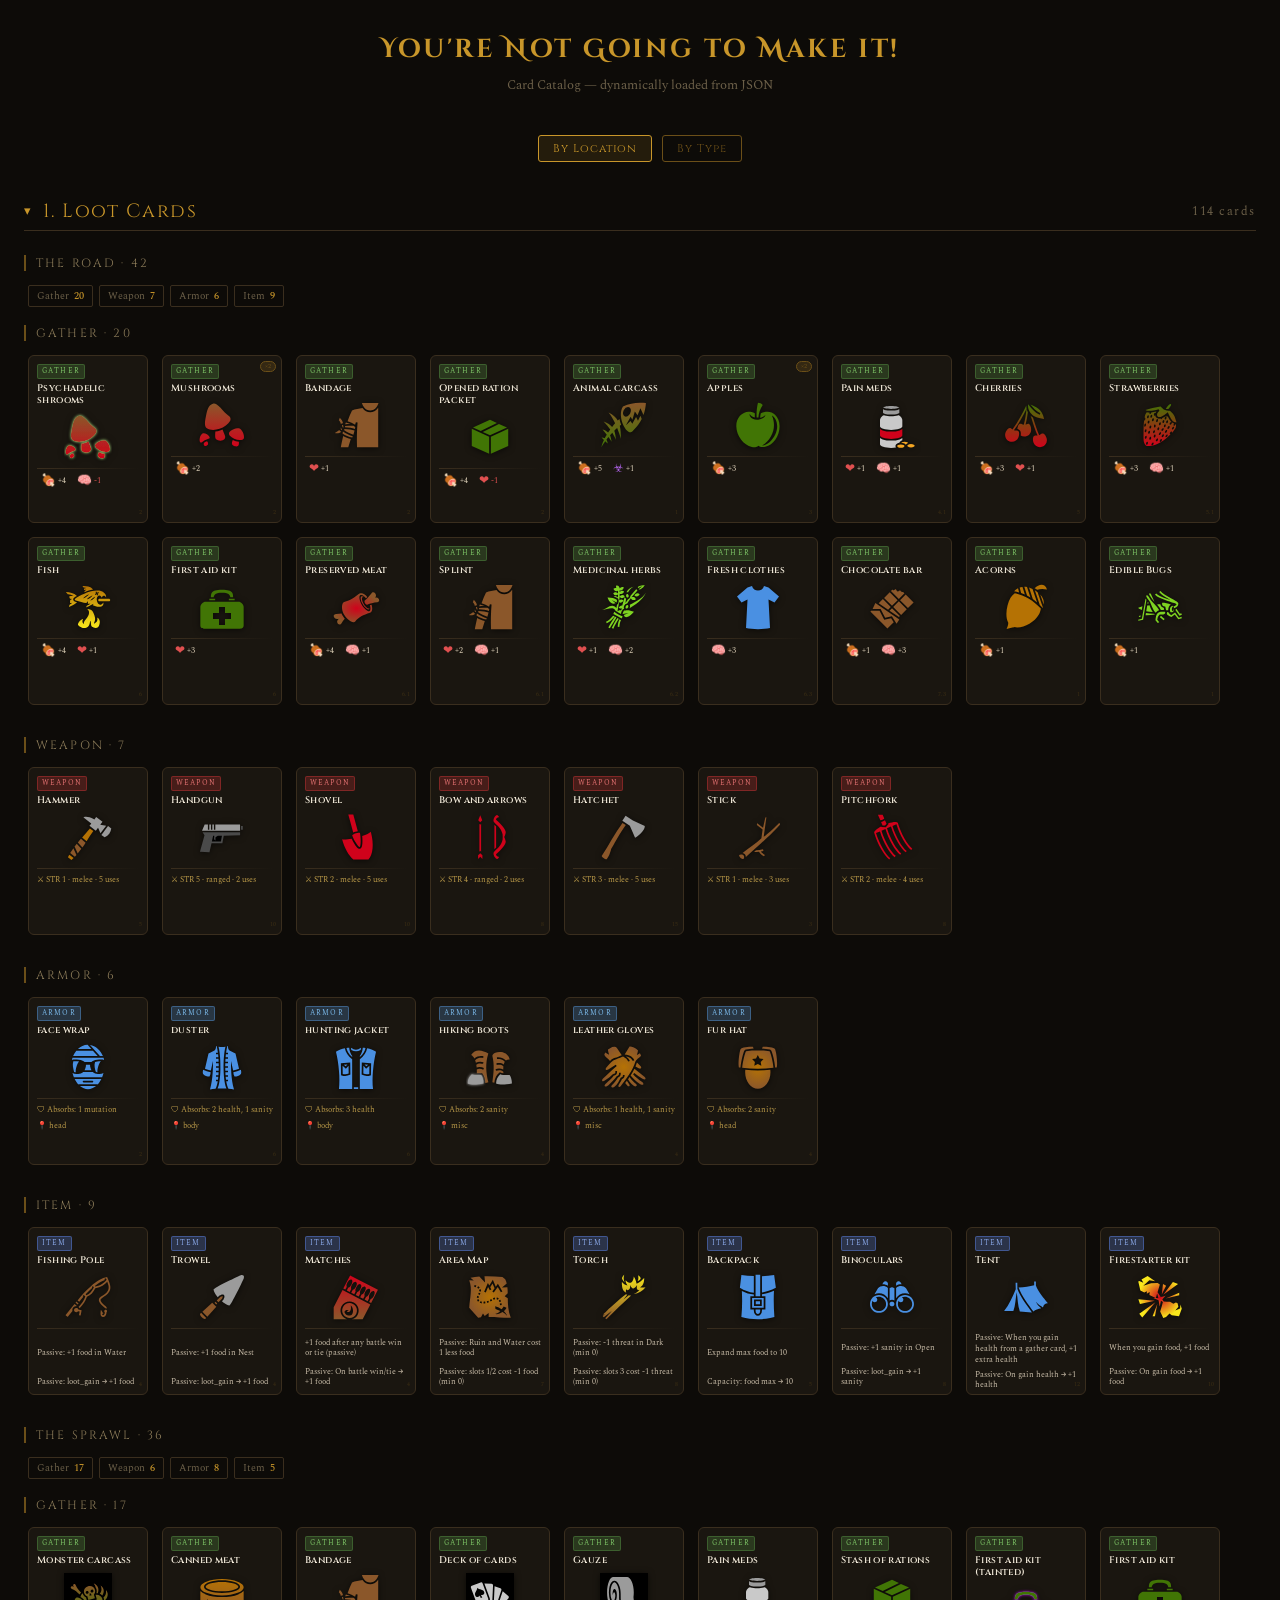
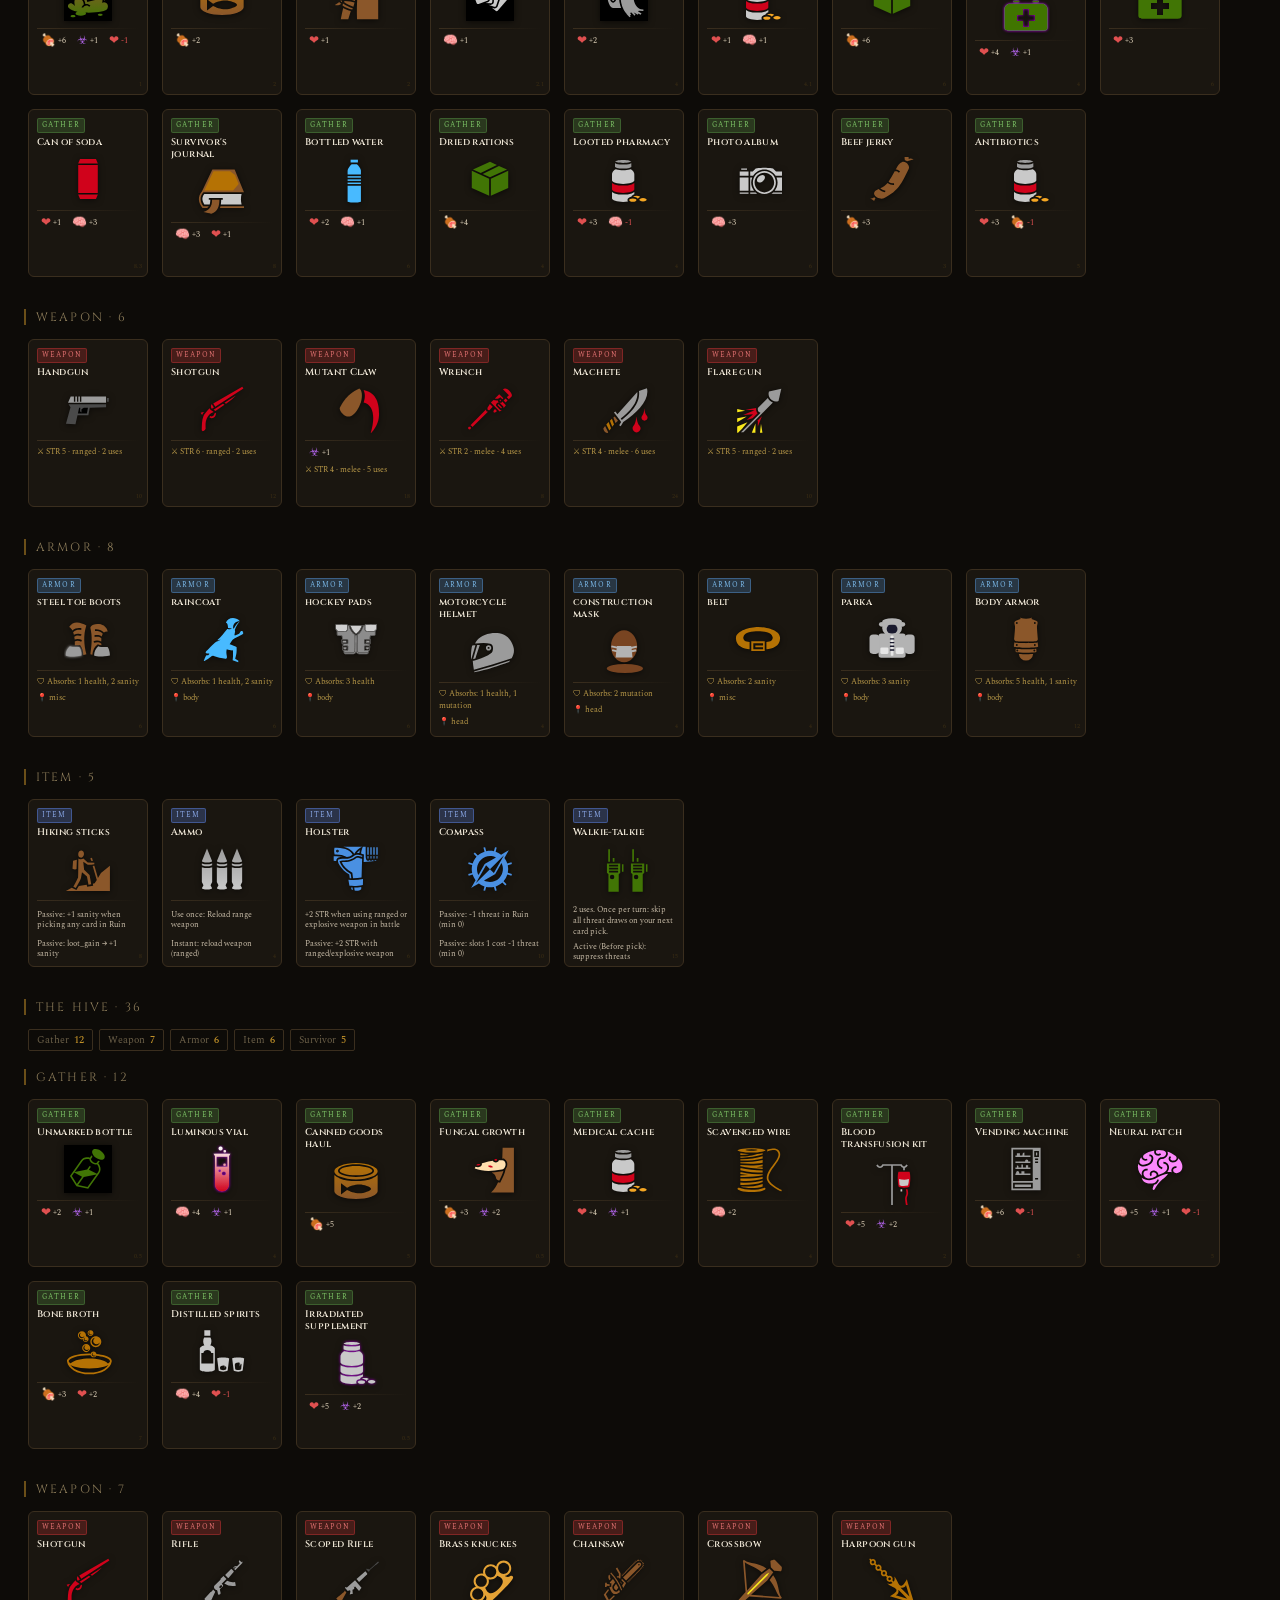
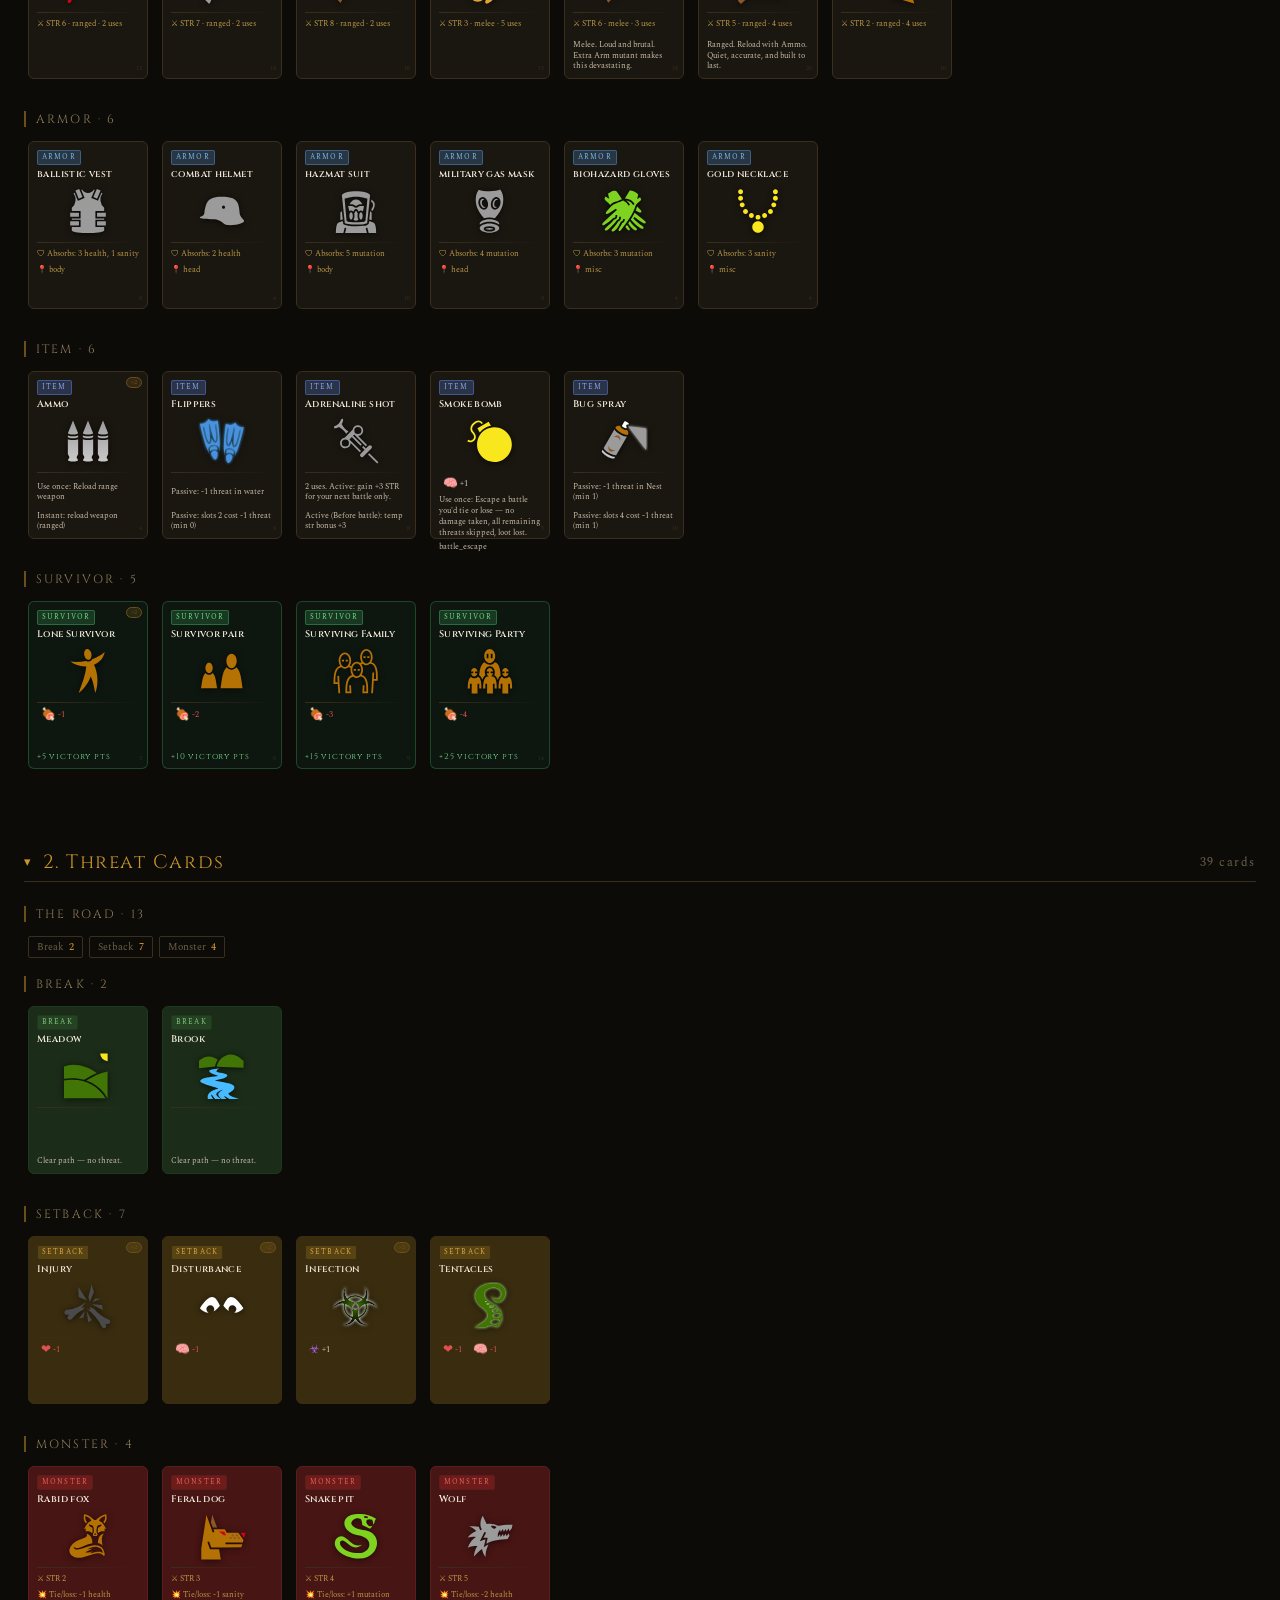
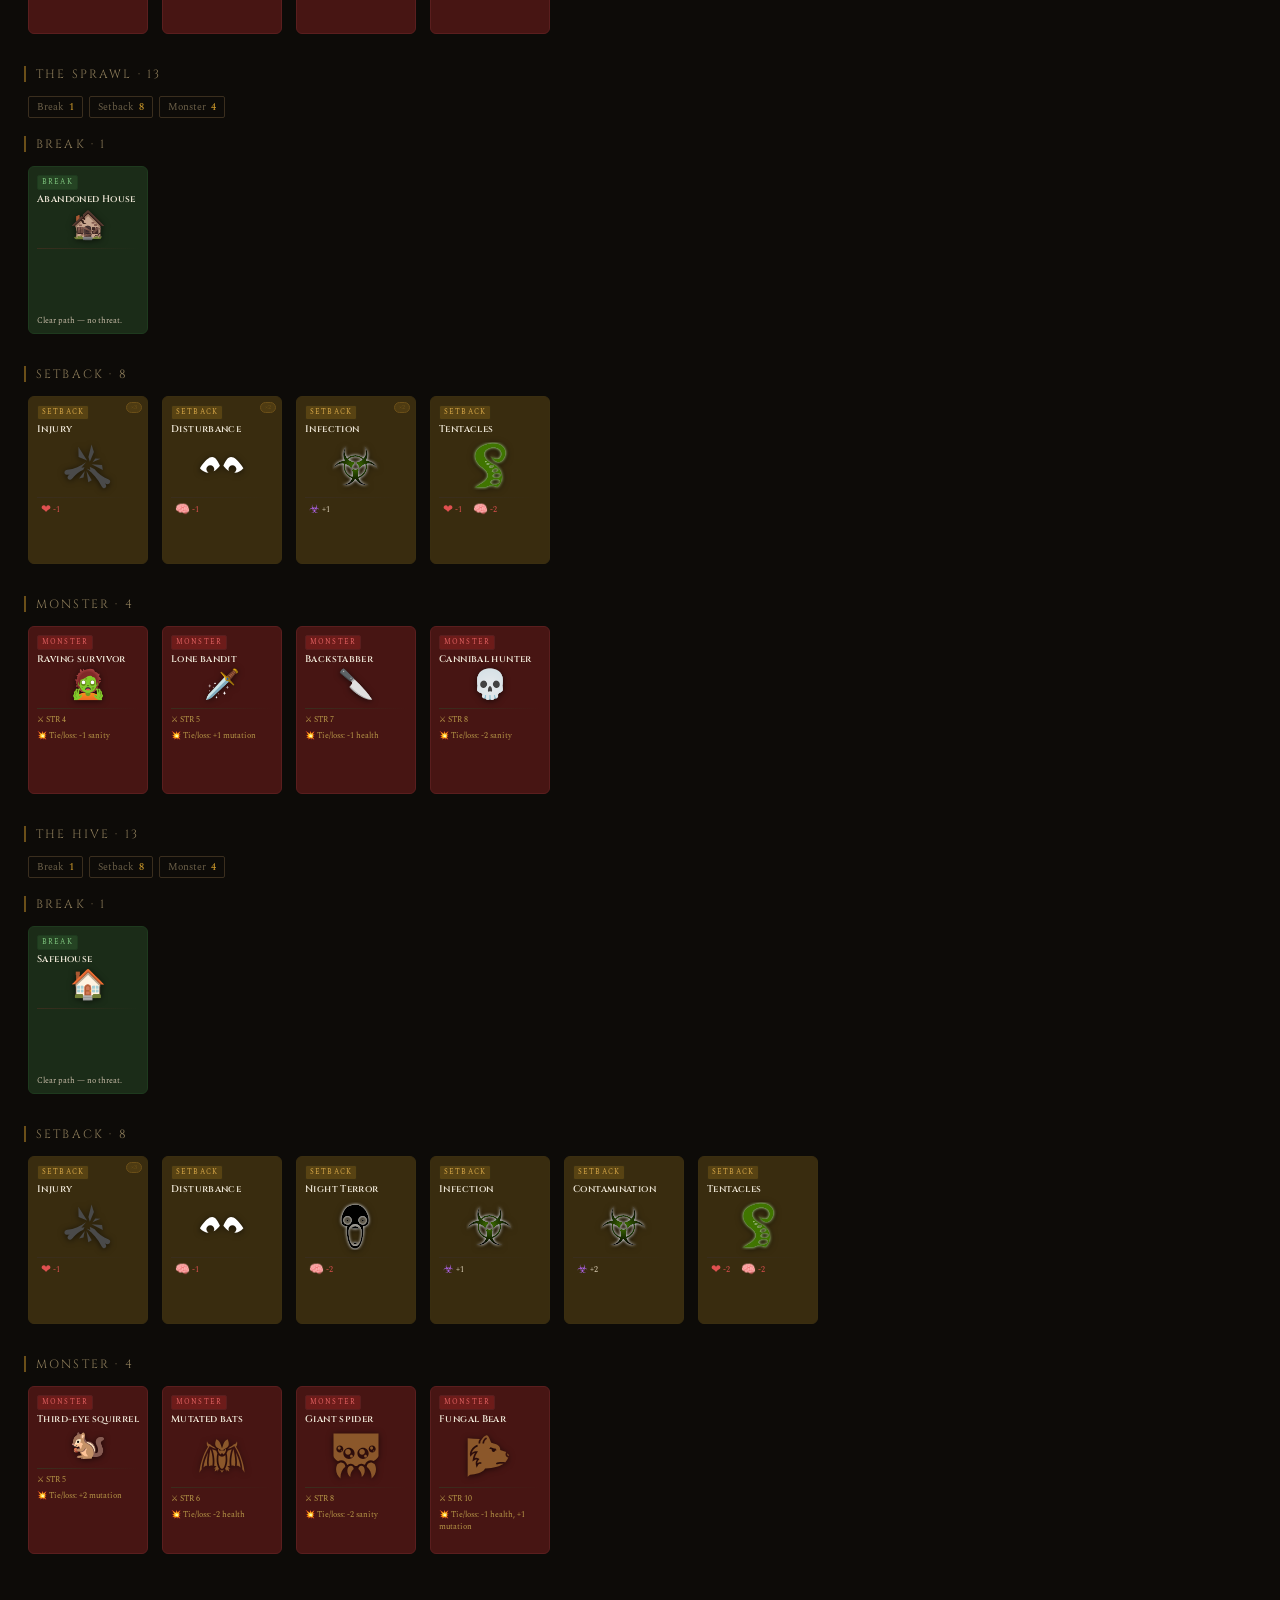
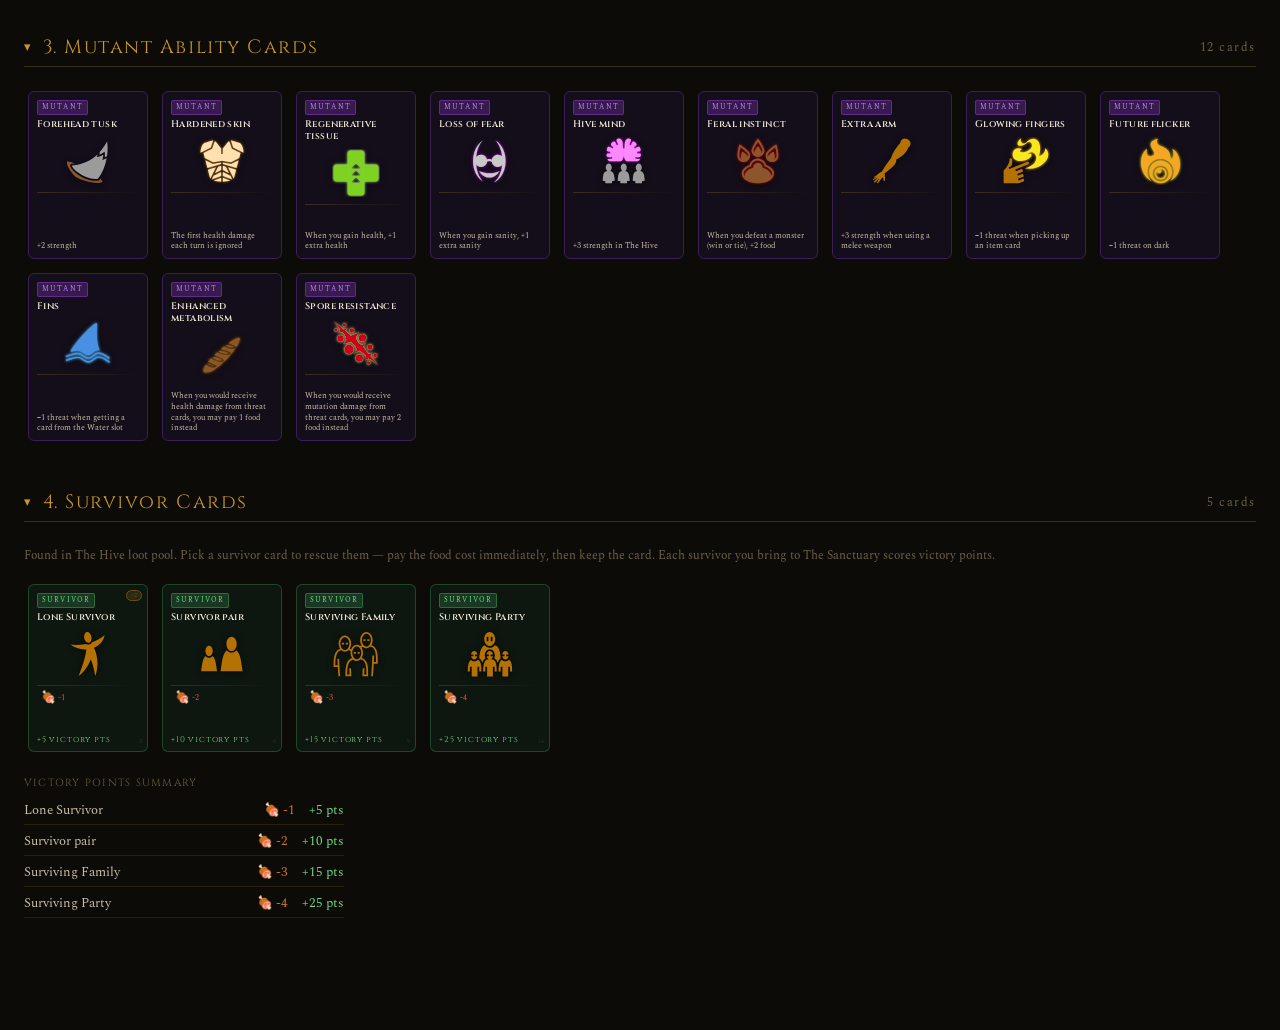
<file: catalog.html>
<!DOCTYPE html>
<html lang="en">
<head>
  <meta charset="UTF-8">
  <meta name="viewport" content="width=device-width, initial-scale=1.0">
  <title>You're Not Going to Make it! — Card Catalog</title>
  <link href="https://fonts.googleapis.com/css2?family=Cinzel+Decorative:wght@700&family=Cinzel:wght@400;600&family=Spectral:wght@300;400;500&display=swap" rel="stylesheet">
  <style>
    *, *::before, *::after { box-sizing: border-box; margin: 0; padding: 0; }

    :root {
      --bg:       #0d0b08;
      --surface:  #141210;
      --border:   #3a2e1e;
      --gold:     #c8962a;
      --gold-dim: #6b4f18;
      --card-w:   120px;
      --card-h:   168px;
    }

    body {
      background: var(--bg);
      color: #d8cbb8;
      font-family: 'Spectral', serif;
      padding: 32px 24px 64px;
      min-height: 100vh;
    }

    h1 {
      font-family: 'Cinzel Decorative', cursive;
      font-size: 1.6rem;
      color: var(--gold);
      text-align: center;
      margin-bottom: 8px;
      letter-spacing: 0.1em;
    }

    .subtitle {
      text-align: center;
      font-size: 0.8rem;
      color: #6b5f48;
      margin-bottom: 40px;
      font-family: 'Spectral', serif;
    }

    /* ── Section headings ── */
    .section {
      margin-bottom: 48px;
    }

    .section-title {
      font-family: 'Cinzel', serif;
      font-size: 1.2rem;
      color: var(--gold);
      border-bottom: 1px solid var(--border);
      padding-bottom: 6px;
      margin-bottom: 24px;
      letter-spacing: 0.08em;
      cursor: pointer;
      user-select: none;
      display: flex;
      align-items: center;
      gap: 10px;
    }
    .section-title::before {
      content: '▾';
      font-size: 0.8rem;
      transition: transform 0.2s;
    }
    .section-title.collapsed::before {
      transform: rotate(-90deg);
    }
    .section-title .card-count {
      font-family: 'Spectral', serif;
      font-size: 0.75rem;
      color: #6b5f48;
      margin-left: auto;
    }

    .section-body {
      overflow: hidden;
    }
    .section-body.collapsed {
      display: none;
    }

    .group {
      margin-bottom: 32px;
    }

    .group-title {
      font-family: 'Cinzel', serif;
      font-size: 0.75rem;
      color: #8a7a58;
      text-transform: uppercase;
      letter-spacing: 0.18em;
      margin-bottom: 14px;
      padding-left: 4px;
      border-left: 2px solid var(--gold-dim);
      padding-left: 10px;
    }

    .card-row {
      display: flex;
      flex-wrap: wrap;
      gap: 14px;
      padding-left: 4px;
    }

    /* ── Loot card ── */
    .loot-card {
      width: var(--card-w);
      height: var(--card-h);
      background: #1a1610;
      border: 1px solid var(--border);
      border-radius: 6px;
      position: relative;
      display: flex;
      flex-direction: column;
      align-items: flex-start;
      justify-content: flex-start;
      padding: 8px 8px 6px;
      gap: 4px;
      cursor: default;
      transition: border-color 0.15s, box-shadow 0.15s;
    }
    .loot-card:hover {
      border-color: var(--gold-dim);
      box-shadow: 0 4px 20px rgba(200,150,42,0.12);
    }

    /* ── Threat card ── */
    .threat-card {
      width: var(--card-w);
      height: var(--card-h);
      background: #160f0f;
      border: 1px solid #3a1e1e;
      border-radius: 6px;
      position: relative;
      display: flex;
      flex-direction: column;
      align-items: flex-start;
      padding: 8px 8px 6px;
      gap: 4px;
      cursor: default;
      transition: border-color 0.15s, box-shadow 0.15s;
    }
    .threat-card:hover {
      border-color: #6b3030;
      box-shadow: 0 4px 20px rgba(200,50,50,0.12);
    }
    .ttype-monster { border-color: #5a1e1e !important; }
    .ttype-setback { border-color: #3a2e10 !important; }
    .ttype-break   { border-color: #1e3a1e !important; }

    /* ── Mutant card ── */
    .mutant-card {
      width: var(--card-w);
      height: var(--card-h);
      background: #140e1a;
      border: 1px solid #3a1e5a;
      border-radius: 6px;
      position: relative;
      display: flex;
      flex-direction: column;
      align-items: flex-start;
      padding: 8px 8px 6px;
      gap: 4px;
      cursor: default;
      transition: border-color 0.15s, box-shadow 0.15s;
    }
    .mutant-card:hover {
      border-color: #7a3ea8;
      box-shadow: 0 4px 20px rgba(120,50,200,0.14);
    }

    /* ── Shared card internals ── */
    .card-type-badge {
      font-size: 0.44rem;
      letter-spacing: 0.16em;
      text-transform: uppercase;
      padding: 1px 4px;
      border-radius: 2px;
      align-self: flex-start;
      line-height: 1.6;
    }
    .badge-gather   { background: rgba(74,122,58,0.35);  color: #7dc466; border: 1px solid rgba(74,122,58,0.6); }
    .badge-item     { background: rgba(85,119,204,0.3);  color: #8aa8e8; border: 1px solid rgba(85,119,204,0.55); }
    .badge-weapon   { background: rgba(176,48,48,0.3);   color: #e07070; border: 1px solid rgba(176,48,48,0.55); }
    .badge-armor    { background: rgba(80,140,200,0.28); color: #7ab8e8; border: 1px solid rgba(80,140,200,0.5); }
    .badge-mutant   { background: rgba(140,60,200,0.3);  color: #c080f0; border: 1px solid rgba(140,60,200,0.5); }
    .badge-survivor { background: rgba(60,160,90,0.25);  color: #70d888; border: 1px solid rgba(60,160,90,0.5); }
    .ttype-break    { background: rgba(60,120,60,0.3);   color: #80c880; border: 1px solid rgba(60,120,60,0.5); }
    .ttype-setback  { background: rgba(160,120,30,0.3);  color: #d8a848; border: 1px solid rgba(160,120,30,0.5); }
    .ttype-monster  { background: rgba(180,40,40,0.35);  color: #e06060; border: 1px solid rgba(180,40,40,0.6); }

    /* ── Survivor card ── */
    .survivor-card {
      width: var(--card-w);
      height: var(--card-h);
      background: #0e1610;
      border: 1px solid rgba(60,160,90,0.35);
      border-radius: 6px;
      position: relative;
      display: flex;
      flex-direction: column;
      align-items: flex-start;
      padding: 8px 8px 6px;
      gap: 4px;
      cursor: default;
      transition: border-color 0.15s, box-shadow 0.15s;
    }
    .survivor-card:hover {
      border-color: rgba(60,160,90,0.7);
      box-shadow: 0 4px 20px rgba(60,160,90,0.14);
    }

    /* ── Points label shown on survivor (and gear) cards ── */
    .card-pts {
      font-family: 'Cinzel', serif;
      font-size: 0.52rem;
      letter-spacing: 0.1em;
      color: #70d888;
      margin-top: auto;
    }

    .card-name {
      font-family: 'Cinzel', serif;
      font-size: 0.6rem;
      font-weight: 600;
      color: #f0e8d8;
      line-height: 1.25;
      letter-spacing: 0.04em;
    }

    .card-icon-img {
      font-size: 1.8rem;
      line-height: 1;
      text-align: center;
      display: block;
      margin: 2px auto 2px;
      filter: drop-shadow(0 1px 3px rgba(0,0,0,0.6));
      align-self: center;
    }
    img.card-icon-img {
      width: 48px;
      height: 48px;
      object-fit: contain;
      font-size: unset;
      display: block;
      margin: 2px auto 2px;
    }

    .card-divider {
      height: 1px;
      background: linear-gradient(to right, var(--border), transparent);
      margin: 1px 0;
      width: 100%;
    }

    .card-effects { display: flex; flex-wrap: wrap; gap: 3px; }

    .effect-chip {
      font-size: 0.5rem;
      padding: 1px 4px;
      border-radius: 2px;
      display: flex;
      align-items: center;
      gap: 2px;
      font-family: 'Spectral', serif;
    }
    .effect-chip .ef-icon { font-size: 0.75rem; line-height: 1; }
    .ef-food     { color: #e08c28; }
    .ef-health   { color: #e05050; }
    .ef-sanity   { color: #6688dd; }
    .ef-mutation { color: #aa60e0; }
    .ef-pos      { color: #ddd0b8; }
    .ef-neg      { color: #e05050; }

    .card-stat {
      font-size: 0.5rem;
      color: #b89848;
      font-family: 'Spectral', serif;
      display: flex;
      align-items: center;
      gap: 3px;
    }

    .card-text {
      font-family: 'Spectral', serif;
      font-size: 0.48rem;
      color: #c8bca8;
      line-height: 1.4;
      margin-top: auto;
    }

    .card-value {
      position: absolute;
      bottom: 5px;
      right: 5px;
      font-size: 0.4rem;
      color: var(--gold-dim);
      opacity: 0.4;
      font-family: 'Spectral', serif;
    }

    /* ── Duplicate badge ── */
    .card-dupe-badge {
      position: absolute;
      top: 5px;
      right: 5px;
      font-size: 0.38rem;
      background: rgba(200,150,42,0.15);
      color: var(--gold-dim);
      border: 1px solid var(--gold-dim);
      border-radius: 10px;
      padding: 0 4px;
      font-family: 'Spectral', serif;
    }

    /* ── View toggle ── */
    .view-bar {
      display: flex;
      gap: 10px;
      justify-content: center;
      margin-bottom: 36px;
      flex-wrap: wrap;
    }
    .view-btn {
      font-family: 'Cinzel', serif;
      font-size: 0.7rem;
      background: transparent;
      border: 1px solid var(--gold-dim);
      color: var(--gold-dim);
      padding: 5px 14px;
      border-radius: 3px;
      cursor: pointer;
      letter-spacing: 0.08em;
      transition: all 0.15s;
    }
    .view-btn:hover, .view-btn.active {
      background: rgba(200,150,42,0.12);
      color: var(--gold);
      border-color: var(--gold);
    }

    /* ── Tally row ── */
    .group-tally {
      display: flex;
      flex-wrap: wrap;
      gap: 6px;
      margin-bottom: 18px;
      padding-left: 4px;
    }
    .tally-chip {
      font-family: 'Spectral', serif;
      font-size: 0.65rem;
      padding: 2px 8px;
      border-radius: 2px;
      border: 1px solid var(--border);
      color: #8a7a58;
      display: flex;
      gap: 5px;
      align-items: center;
    }
    .tally-chip .tally-type {
      text-transform: capitalize;
      color: #6b5f48;
    }
    .tally-chip .tally-n {
      color: var(--gold);
      font-weight: 500;
    }

    /* ── Loading ── */
    #loading {
      text-align: center;
      padding: 60px;
      color: #6b5f48;
      font-family: 'Cinzel', serif;
      font-size: 0.85rem;
    }
    #error-msg {
      display: none;
      text-align: center;
      color: #e05050;
      padding: 40px;
      font-family: 'Spectral', serif;
    }
  </style>
</head>
<body>

<h1>You're Not Going to Make it!</h1>
<p class="subtitle">Card Catalog — dynamically loaded from JSON</p>

<div id="loading">Loading decks…</div>
<div id="error-msg"></div>

<div id="view-bar" class="view-bar" style="display:none">
  <button class="view-btn active" data-view="location">By Location</button>
  <button class="view-btn" data-view="type">By Type</button>
</div>

<div id="catalog" style="display:none"></div>

<script>
  const EFFECT_META = {
    food:     { icon: '🍖', cls: 'ef-food',     label: 'Food' },
    health:   { icon: '❤',  cls: 'ef-health',   label: 'Health' },
    sanity:   { icon: '🧠', cls: 'ef-sanity',   label: 'Sanity' },
    mutation: { icon: '☣',  cls: 'ef-mutation', label: 'Mutation' },
  };

  const LOCATIONS = ['road', 'sprawl', 'hive'];
  const LOCATION_LABELS = { road: 'The Road', sprawl: 'The Sprawl', hive: 'The Hive' };
  const LOOT_TYPES  = ['gather', 'weapon', 'armor', 'item', 'survivor'];
  const THREAT_TYPES = ['break', 'setback', 'monster'];

  /* ── Icon helper ── */
  function createIconEl(icon, name, className) {
    if (!icon) return null;
    if (icon.toLowerCase().endsWith('.svg') || icon.toLowerCase().endsWith('.png')) {
      const img = document.createElement('img');
      img.src = icon;
      img.alt = name || '';
      img.className = className;
      return img;
    }
    const span = document.createElement('span');
    span.className = className;
    span.textContent = icon;
    return span;
  }

  /* ── Render loot card ── */
  function renderLootCard(card, dupeCount) {
    const wrap = document.createElement('div');
    wrap.className = 'loot-card';

    const badge = document.createElement('div');
    badge.className = `card-type-badge badge-${card.type}`;
    badge.textContent = card.type;
    wrap.appendChild(badge);

    if (dupeCount > 1) {
      const dupe = document.createElement('div');
      dupe.className = 'card-dupe-badge';
      dupe.textContent = `×${dupeCount}`;
      wrap.appendChild(dupe);
    }

    const name = document.createElement('div');
    name.className = 'card-name';
    name.textContent = card.name;
    wrap.appendChild(name);

    const iconEl = createIconEl(card.icon, card.name, 'card-icon-img');
    if (iconEl) wrap.appendChild(iconEl);

    wrap.appendChild(Object.assign(document.createElement('div'), { className: 'card-divider' }));

    if (card.effects && Object.keys(card.effects).length > 0) {
      const efRow = document.createElement('div');
      efRow.className = 'card-effects';
      for (const [key, val] of Object.entries(card.effects)) {
        const meta = EFFECT_META[key];
        if (!meta) continue;
        const chip = document.createElement('div');
        chip.className = 'effect-chip';
        const ico = document.createElement('span');
        ico.className = `ef-icon ${meta.cls}`;
        ico.textContent = meta.icon;
        const num = document.createElement('span');
        num.className = val >= 0 ? 'ef-pos' : 'ef-neg';
        num.textContent = (val > 0 ? '+' : '') + val;
        chip.appendChild(ico); chip.appendChild(num);
        efRow.appendChild(chip);
      }
      wrap.appendChild(efRow);
    }

    if (card.strength != null) {
      const stat = document.createElement('div');
      stat.className = 'card-stat';
      const classTag = card.weapon_class ? ` · ${card.weapon_class}` : '';
      stat.textContent = `⚔ STR ${card.strength}${classTag}` + (card.uses ? ` · ${card.uses} uses` : '');
      wrap.appendChild(stat);
    }
    if (card.move != null) {
      const stat = document.createElement('div');
      stat.className = 'card-stat';
      stat.textContent = `🚗 MOVE ${card.move}` + (card.uses ? ` · ${card.uses} uses` : '');
      wrap.appendChild(stat);
    }
    if (card.absorb != null) {
      const stat = document.createElement('div');
      stat.className = 'card-stat';
      const parts = Object.entries(card.absorb).map(([k,v]) => `${v} ${k}`).join(', ');
      stat.textContent = `🛡 Absorbs: ${parts}`;
      wrap.appendChild(stat);
      const slotTag = document.createElement('div');
      slotTag.className = 'card-stat';
      slotTag.textContent = `📍 ${card.armor_slot}`;
      wrap.appendChild(slotTag);
    }
    if (card.text) {
      const txt = document.createElement('div');
      txt.className = 'card-text';
      txt.textContent = card.text;
      wrap.appendChild(txt);
    }
    if (card.mechanism) {
      const txt = document.createElement('div');
      txt.className = 'card-text';
      txt.textContent = mechanismSummary(card.mechanism);
      wrap.appendChild(txt);
    }

    const val = document.createElement('div');
    val.className = 'card-value';
    val.textContent = card.value;
    wrap.appendChild(val);

    return wrap;
  }

  /* ── Render threat card ── */
  function renderThreatCard(card, dupeCount) {
    const wrap = document.createElement('div');
    wrap.className = `threat-card ttype-${card.type}`;

    const badge = document.createElement('div');
    badge.className = `card-type-badge ttype-${card.type}`;
    badge.textContent = card.type;
    wrap.appendChild(badge);

    if (dupeCount > 1) {
      const dupe = document.createElement('div');
      dupe.className = 'card-dupe-badge';
      dupe.textContent = `×${dupeCount}`;
      wrap.appendChild(dupe);
    }

    const name = document.createElement('div');
    name.className = 'card-name';
    name.textContent = card.name;
    wrap.appendChild(name);

    const iconEl = createIconEl(card.icon, card.name, 'card-icon-img');
    if (iconEl) wrap.appendChild(iconEl);

    wrap.appendChild(Object.assign(document.createElement('div'), { className: 'card-divider' }));

    if (card.effects && Object.keys(card.effects).length > 0) {
      const efRow = document.createElement('div');
      efRow.className = 'card-effects';
      for (const [key, val] of Object.entries(card.effects)) {
        const meta = EFFECT_META[key];
        if (!meta) continue;
        const chip = document.createElement('div');
        chip.className = 'effect-chip';
        const ico = document.createElement('span');
        ico.className = `ef-icon ${meta.cls}`;
        ico.textContent = meta.icon;
        const num = document.createElement('span');
        num.className = val >= 0 ? 'ef-pos' : 'ef-neg';
        num.textContent = (val > 0 ? '+' : '') + val;
        chip.appendChild(ico); chip.appendChild(num);
        efRow.appendChild(chip);
      }
      wrap.appendChild(efRow);
    }

    if (card.strength != null) {
      const stat = document.createElement('div');
      stat.className = 'card-stat';
      stat.textContent = `⚔ STR ${card.strength}`;
      wrap.appendChild(stat);
    }
    if (card.damage) {
      const stat = document.createElement('div');
      stat.className = 'card-stat';
      const parts = Object.entries(card.damage).map(([k,v]) => `${v > 0 ? '+' : ''}${v} ${k}`).join(', ');
      stat.textContent = `💥 Tie/loss: ${parts}`;
      wrap.appendChild(stat);
    }
    if (card.type === 'break') {
      const txt = document.createElement('div');
      txt.className = 'card-text';
      txt.textContent = 'Clear path — no threat.';
      wrap.appendChild(txt);
    }

    return wrap;
  }

  /* ── Render mutant card ── */
  function renderMutantCard(card) {
    const wrap = document.createElement('div');
    wrap.className = 'mutant-card';

    const badge = document.createElement('div');
    badge.className = 'card-type-badge badge-mutant';
    badge.textContent = 'mutant';
    wrap.appendChild(badge);

    const name = document.createElement('div');
    name.className = 'card-name';
    name.textContent = card.name;
    wrap.appendChild(name);

    const iconEl = createIconEl(card.icon, card.name, 'card-icon-img');
    if (iconEl) wrap.appendChild(iconEl);

    wrap.appendChild(Object.assign(document.createElement('div'), { className: 'card-divider' }));

    const txt = document.createElement('div');
    txt.className = 'card-text';
    txt.textContent = card.text;
    wrap.appendChild(txt);

    return wrap;
  }

  /* ── Render survivor card ── */
  function renderSurvivorCard(card, dupeCount) {
    const wrap = document.createElement('div');
    wrap.className = 'survivor-card';

    const badge = document.createElement('div');
    badge.className = 'card-type-badge badge-survivor';
    badge.textContent = 'survivor';
    wrap.appendChild(badge);

    if (dupeCount > 1) {
      const dupe = document.createElement('div');
      dupe.className = 'card-dupe-badge';
      dupe.textContent = `×${dupeCount}`;
      wrap.appendChild(dupe);
    }

    const name = document.createElement('div');
    name.className = 'card-name';
    name.textContent = card.name;
    wrap.appendChild(name);

    const iconEl = createIconEl(card.icon, card.name, 'card-icon-img');
    if (iconEl) wrap.appendChild(iconEl);

    wrap.appendChild(Object.assign(document.createElement('div'), { className: 'card-divider' }));

    if (card.effects && Object.keys(card.effects).length > 0) {
      const efRow = document.createElement('div');
      efRow.className = 'card-effects';
      for (const [key, val] of Object.entries(card.effects)) {
        const meta = EFFECT_META[key];
        if (!meta) continue;
        const chip = document.createElement('div');
        chip.className = 'effect-chip';
        const ico = document.createElement('span');
        ico.className = `ef-icon ${meta.cls}`;
        ico.textContent = meta.icon;
        const num = document.createElement('span');
        num.className = val >= 0 ? 'ef-pos' : 'ef-neg';
        num.textContent = (val > 0 ? '+' : '') + val;
        chip.appendChild(ico); chip.appendChild(num);
        efRow.appendChild(chip);
      }
      wrap.appendChild(efRow);
    }

    if (card.text) {
      const txt = document.createElement('div');
      txt.className = 'card-text';
      txt.textContent = card.text;
      wrap.appendChild(txt);
    }

    if (card.points != null) {
      const pts = document.createElement('div');
      pts.className = 'card-pts';
      pts.textContent = `+${card.points} victory pts`;
      wrap.appendChild(pts);
    }

    const val = document.createElement('div');
    val.className = 'card-value';
    val.textContent = card.value;
    wrap.appendChild(val);

    return wrap;
  }

  /* ── Human-readable mechanism summary ── */
  function mechanismSummary(m) {
    if (!m) return '';
    switch (m.type) {
      case 'passive_event': {
        const triggerLabel = {
          battle_win_or_tie: 'On battle win/tie',
          gather_gain: `On gain ${m.stat_filter ?? 'any stat'}`,
          starvation: 'On starvation',
        }[m.trigger] ?? m.trigger;
        const eff = m.effect ? Object.entries(m.effect).map(([k,v]) => `${v>0?'+':''}${v} ${k}`).join(', ') : '';
        return `Passive: ${triggerLabel} → ${eff}`;
      }
      case 'cost_modifier': {
        const slotLabel = m.slots ? `slots ${m.slots.join('/')}` : 'all slots';
        return `Passive: ${slotLabel} cost ${m.amount > 0 ? '+' : ''}${m.amount} ${m.cost} (min ${m.min ?? 0})`;
      }
      case 'battle_str': {
        const cond = m.weapon_classes ? m.weapon_classes.join('/') : 'any';
        return `Passive: +${m.bonus} STR with ${cond} weapon`;
      }
      case 'active': {
        const timingLabel = { turn_start: 'Turn start', pre_pick: 'Before pick', pre_battle: 'Before battle' }[m.timing] ?? m.timing;
        const eff = typeof m.effect === 'string'
          ? m.effect.replace(/_/g, ' ')
          : Object.entries(m.effect).map(([k,v]) => `${v>0?'+':''}${v} ${k}`).join(', ');
        return `Active (${timingLabel}): ${eff}${m.bonus ? ` +${m.bonus}` : ''}`;
      }
      case 'instant': {
        return `Instant: ${m.effect.replace(/_/g, ' ')}${m.weapon_class ? ` (${m.weapon_class})` : ''}`;
      }
      case 'capacity': {
        return `Capacity: ${m.stat} max → ${m.max}`;
      }
      default:
        return `${m.type}`;
    }
  }

  /* ── Group cards, collapsing duplicates ── */
  function collapsedupes(cards) {
    const seen = new Map();
    for (const card of cards) {
      const key = card.name;
      if (seen.has(key)) {
        seen.get(key).count++;
      } else {
        seen.set(key, { card, count: 1 });
      }
    }
    return [...seen.values()];
  }

  /* ── Build section with collapse toggle ── */
  function buildSection(title, bodyFn) {
    const section = document.createElement('div');
    section.className = 'section';

    const heading = document.createElement('div');
    heading.className = 'section-title';
    heading.textContent = title;

    const countSpan = document.createElement('span');
    countSpan.className = 'card-count';
    heading.appendChild(countSpan);

    const body = document.createElement('div');
    body.className = 'section-body';

    heading.addEventListener('click', () => {
      heading.classList.toggle('collapsed');
      body.classList.toggle('collapsed');
    });

    section.appendChild(heading);
    section.appendChild(body);

    const totalCards = bodyFn(body);
    countSpan.textContent = `${totalCards} cards`;

    return section;
  }

  /* ── Build a card group (sub-heading + card row) ── */
  function buildGroup(label, cardEls, count) {
    if (cardEls.length === 0) return null;
    const group = document.createElement('div');
    group.className = 'group';
    const title = document.createElement('div');
    title.className = 'group-title';
    const displayCount = count ?? cardEls.length;
    title.textContent = `${label} · ${displayCount}`;
    group.appendChild(title);
    const row = document.createElement('div');
    row.className = 'card-row';
    cardEls.forEach(el => row.appendChild(el));
    group.appendChild(row);
    return group;
  }

  /* ── Build a tally row from {type → count} map ── */
  function buildTallyRow(tallies) {
    const row = document.createElement('div');
    row.className = 'group-tally';
    for (const [type, n] of Object.entries(tallies)) {
      if (!n) continue;
      const chip = document.createElement('div');
      chip.className = 'tally-chip';
      chip.innerHTML = `<span class="tally-type">${type}</span><span class="tally-n">${n}</span>`;
      row.appendChild(chip);
    }
    return row;
  }

  /* ── Main render ── */
  let allLoot = [], allThreats = [], allMutants = [];
  let currentView = 'location';

  function renderCatalog() {
    const catalog = document.getElementById('catalog');
    catalog.innerHTML = '';

    /* ─── 1. LOOT ─── */
    catalog.appendChild(buildSection('1. Loot Cards', body => {
      let total = 0;

      if (currentView === 'location') {
        for (const loc of LOCATIONS) {
          const locCards = allLoot.filter(c => (c.location ?? '').toLowerCase() === loc);
          if (!locCards.length) continue;

          const locGroup = document.createElement('div');
          locGroup.className = 'group';
          const locTitle = document.createElement('div');
          locTitle.className = 'group-title';
          locTitle.textContent = `${LOCATION_LABELS[loc] ?? loc} · ${locCards.length}`;
          locGroup.appendChild(locTitle);

          // Tally by type for this location
          const tallies = {};
          for (const type of LOOT_TYPES) {
            const n = locCards.filter(c => c.type === type).length;
            if (n) tallies[type] = n;
          }
          locGroup.appendChild(buildTallyRow(tallies));

          for (const type of LOOT_TYPES) {
            const typeCards = locCards.filter(c => c.type === type);
            if (!typeCards.length) continue;
            const duped = collapsedupes(typeCards);
            const cardEls = duped.map(({ card, count }) =>
              type === 'survivor' ? renderSurvivorCard(card, count) : renderLootCard(card, count)
            );
            const sub = buildGroup(type, cardEls, typeCards.length);
            if (sub) locGroup.appendChild(sub);
            total += typeCards.length;
          }
          body.appendChild(locGroup);
        }
      } else {
        // by type — show location breakdown in tally
        for (const type of LOOT_TYPES) {
          const typeCards = allLoot.filter(c => c.type === type);
          if (!typeCards.length) continue;
          const duped = collapsedupes(typeCards);
          const cardEls = duped.map(({ card, count }) =>
            type === 'survivor' ? renderSurvivorCard(card, count) : renderLootCard(card, count)
          );
          const group = buildGroup(type, cardEls, typeCards.length);
          if (group) {
            const tallies = {};
            for (const loc of LOCATIONS) {
              const n = typeCards.filter(c => (c.location ?? '').toLowerCase() === loc).length;
              if (n) tallies[LOCATION_LABELS[loc]] = n;
            }
            group.insertBefore(buildTallyRow(tallies), group.querySelector('.card-row'));
            body.appendChild(group);
          }
          total += typeCards.length;
        }
      }
      return total;
    }));

    /* ─── 2. THREATS ─── */
    catalog.appendChild(buildSection('2. Threat Cards', body => {
      let total = 0;

      const threatLocs = ['The Road', 'The Sprawl', 'The Hive'];
      if (currentView === 'location') {
        for (const loc of threatLocs) {
          const locCards = allThreats.filter(c => c.location === loc);
          if (!locCards.length) continue;

          const locGroup = document.createElement('div');
          locGroup.className = 'group';
          const locTitle = document.createElement('div');
          locTitle.className = 'group-title';
          locTitle.textContent = `${loc} · ${locCards.length}`;
          locGroup.appendChild(locTitle);

          const tallies = {};
          for (const type of THREAT_TYPES) {
            const n = locCards.filter(c => c.type === type).length;
            if (n) tallies[type] = n;
          }
          locGroup.appendChild(buildTallyRow(tallies));

          for (const type of THREAT_TYPES) {
            const typeCards = locCards.filter(c => c.type === type);
            if (!typeCards.length) continue;
            const duped = collapsedupes(typeCards);
            const cardEls = duped.map(({ card, count }) => renderThreatCard(card, count));
            const sub = buildGroup(type, cardEls, typeCards.length);
            if (sub) locGroup.appendChild(sub);
            total += typeCards.length;
          }
          body.appendChild(locGroup);
        }
      } else {
        for (const type of THREAT_TYPES) {
          const typeCards = allThreats.filter(c => c.type === type);
          if (!typeCards.length) continue;
          const duped = collapsedupes(typeCards);
          const cardEls = duped.map(({ card, count }) => renderThreatCard(card, count));
          const group = buildGroup(type, cardEls, typeCards.length);
          if (group) {
            const tallies = {};
            for (const loc of threatLocs) {
              const n = typeCards.filter(c => c.location === loc).length;
              if (n) tallies[loc] = n;
            }
            group.insertBefore(buildTallyRow(tallies), group.querySelector('.card-row'));
            body.appendChild(group);
          }
          total += typeCards.length;
        }
      }
      return total;
    }));

    /* ─── 3. MUTANTS ─── */
    catalog.appendChild(buildSection('3. Mutant Ability Cards', body => {
      const row = document.createElement('div');
      row.className = 'card-row';
      allMutants.forEach(card => row.appendChild(renderMutantCard(card)));
      body.appendChild(row);
      return allMutants.length;
    }));

    /* ─── 4. SURVIVORS ─── */
    const survivorCards = allLoot.filter(c => c.type === 'survivor');
    if (survivorCards.length > 0) {
      catalog.appendChild(buildSection('4. Survivor Cards', body => {
        const note = document.createElement('div');
        note.style.cssText = 'font-family:Spectral,serif;font-size:0.78rem;color:#6b5f48;margin-bottom:18px;line-height:1.6;';
        note.textContent = 'Found in The Hive loot pool. Pick a survivor card to rescue them — pay the food cost immediately, then keep the card. Each survivor you bring to The Sanctuary scores victory points.';
        body.appendChild(note);

        const duped = collapsedupes(survivorCards);
        const row = document.createElement('div');
        row.className = 'card-row';
        duped.forEach(({ card, count }) => row.appendChild(renderSurvivorCard(card, count)));
        body.appendChild(row);

        // Points summary table
        const table = document.createElement('div');
        table.style.cssText = 'margin-top:24px;display:flex;flex-direction:column;gap:6px;max-width:320px;';
        const tableTitle = document.createElement('div');
        tableTitle.style.cssText = 'font-family:Cinzel,serif;font-size:0.65rem;letter-spacing:0.12em;text-transform:uppercase;color:#6b5f48;margin-bottom:4px;';
        tableTitle.textContent = 'Victory Points Summary';
        table.appendChild(tableTitle);
        duped.forEach(({ card }) => {
          const row2 = document.createElement('div');
          row2.style.cssText = 'display:flex;justify-content:space-between;font-family:Spectral,serif;font-size:0.8rem;color:#c8bcaa;border-bottom:1px solid #2a2010;padding-bottom:4px;';
          const foodCost = card.effects?.food ?? 0;
          row2.innerHTML = `<span>${card.name}</span><span style="display:flex;gap:14px;"><span style="color:#c87828">🍖 ${foodCost}</span><span style="color:#70d888">+${card.points ?? 0} pts</span></span>`;
          table.appendChild(row2);
        });
        body.appendChild(table);

        return survivorCards.length;
      }));
    }
  }

  /* ── Load data ── */
  const ts = Date.now();
  Promise.all([
    fetch(`data/loot-deck.json?v=${ts}`).then(r => r.json()),
    fetch(`data/threat-deck.json?v=${ts}`).then(r => r.json()),
    fetch(`data/mutant-deck.json?v=${ts}`).then(r => r.json()),
  ]).then(([lootData, threatData, mutantData]) => {
    allLoot    = lootData.loot_deck   ?? [];
    allThreats = threatData.threat_deck ?? [];
    allMutants = mutantData.mutant_deck ?? [];

    document.getElementById('loading').style.display = 'none';
    document.getElementById('catalog').style.display = '';
    document.getElementById('view-bar').style.display = '';

    renderCatalog();
  }).catch(err => {
    document.getElementById('loading').style.display = 'none';
    const errEl = document.getElementById('error-msg');
    errEl.style.display = '';
    errEl.textContent = `Failed to load decks: ${err.message}. Make sure you are running via a local HTTP server (python3 -m http.server).`;
  });

  /* ── View toggle ── */
  document.addEventListener('DOMContentLoaded', () => {
    document.getElementById('view-bar')?.addEventListener('click', e => {
      const btn = e.target.closest('.view-btn');
      if (!btn) return;
      document.querySelectorAll('.view-btn').forEach(b => b.classList.remove('active'));
      btn.classList.add('active');
      currentView = btn.dataset.view;
      renderCatalog();
    });
  });
</script>
</body>
</html>
</file>
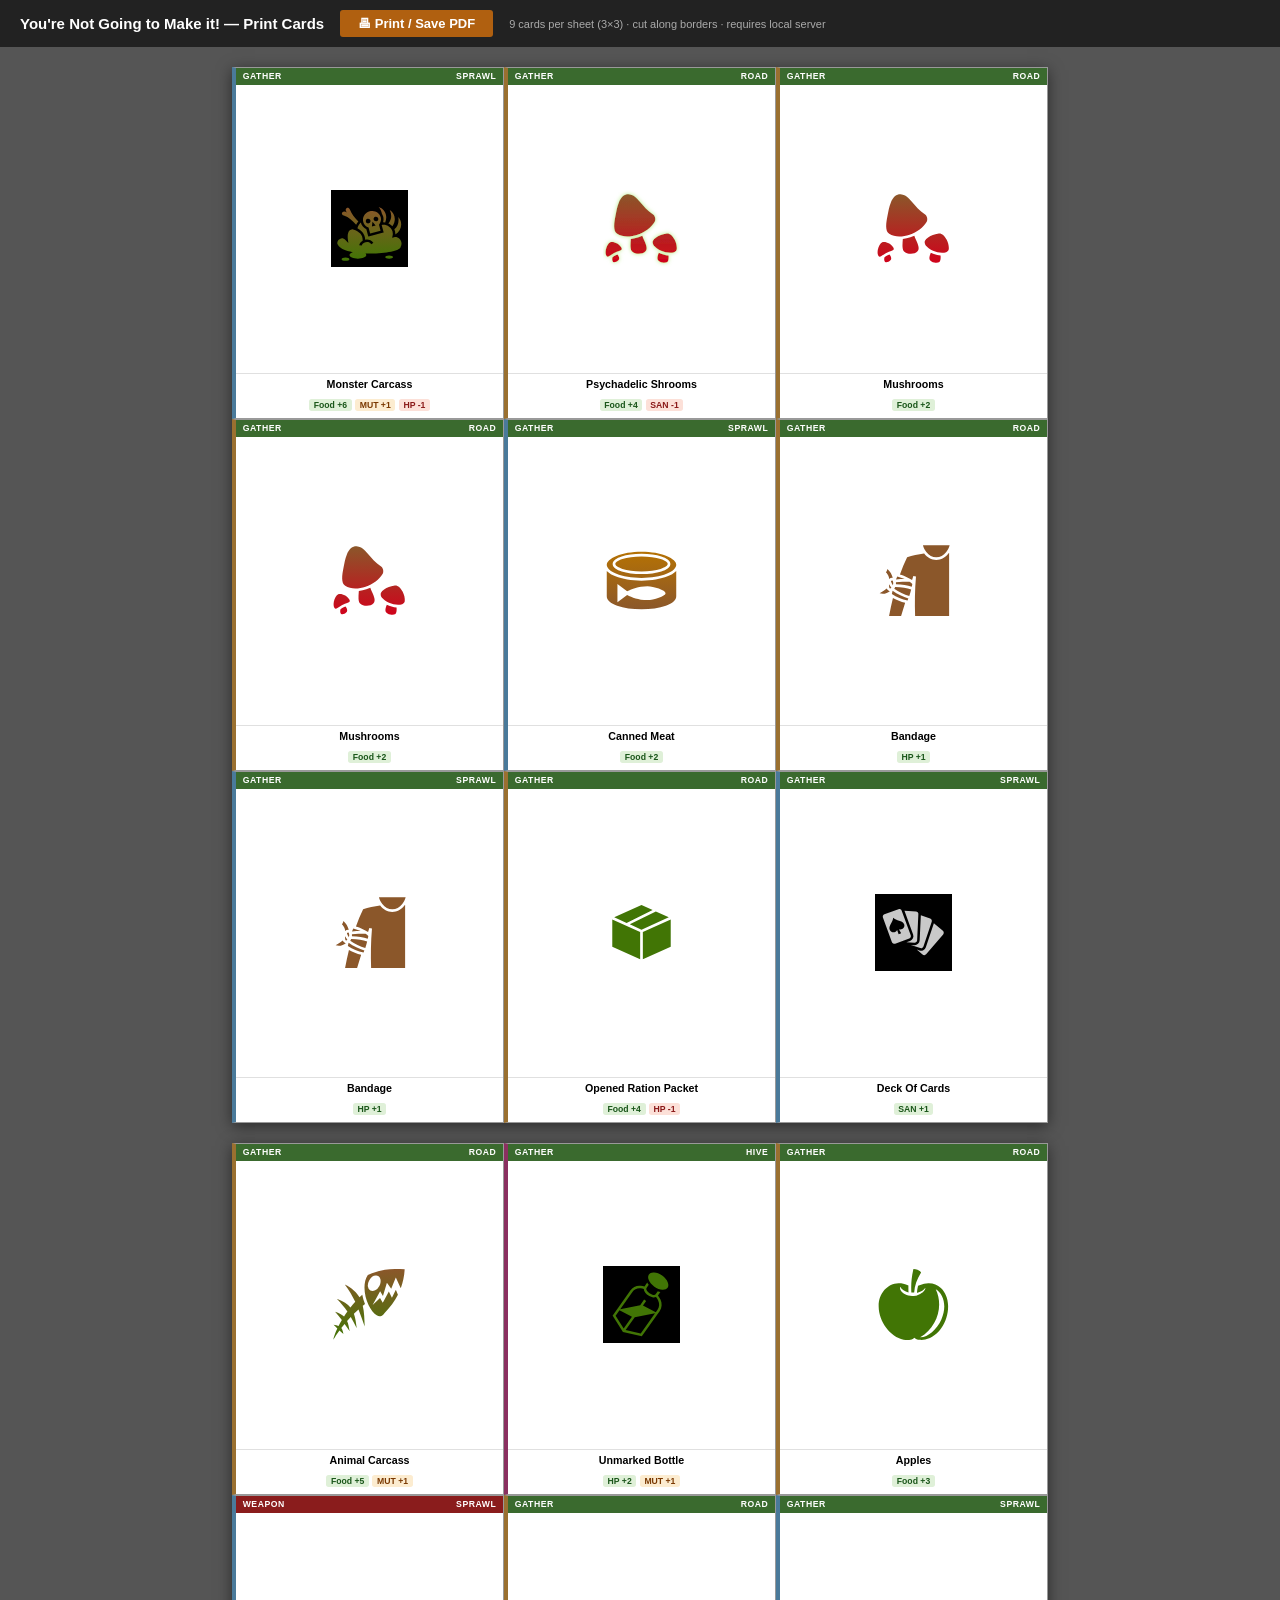
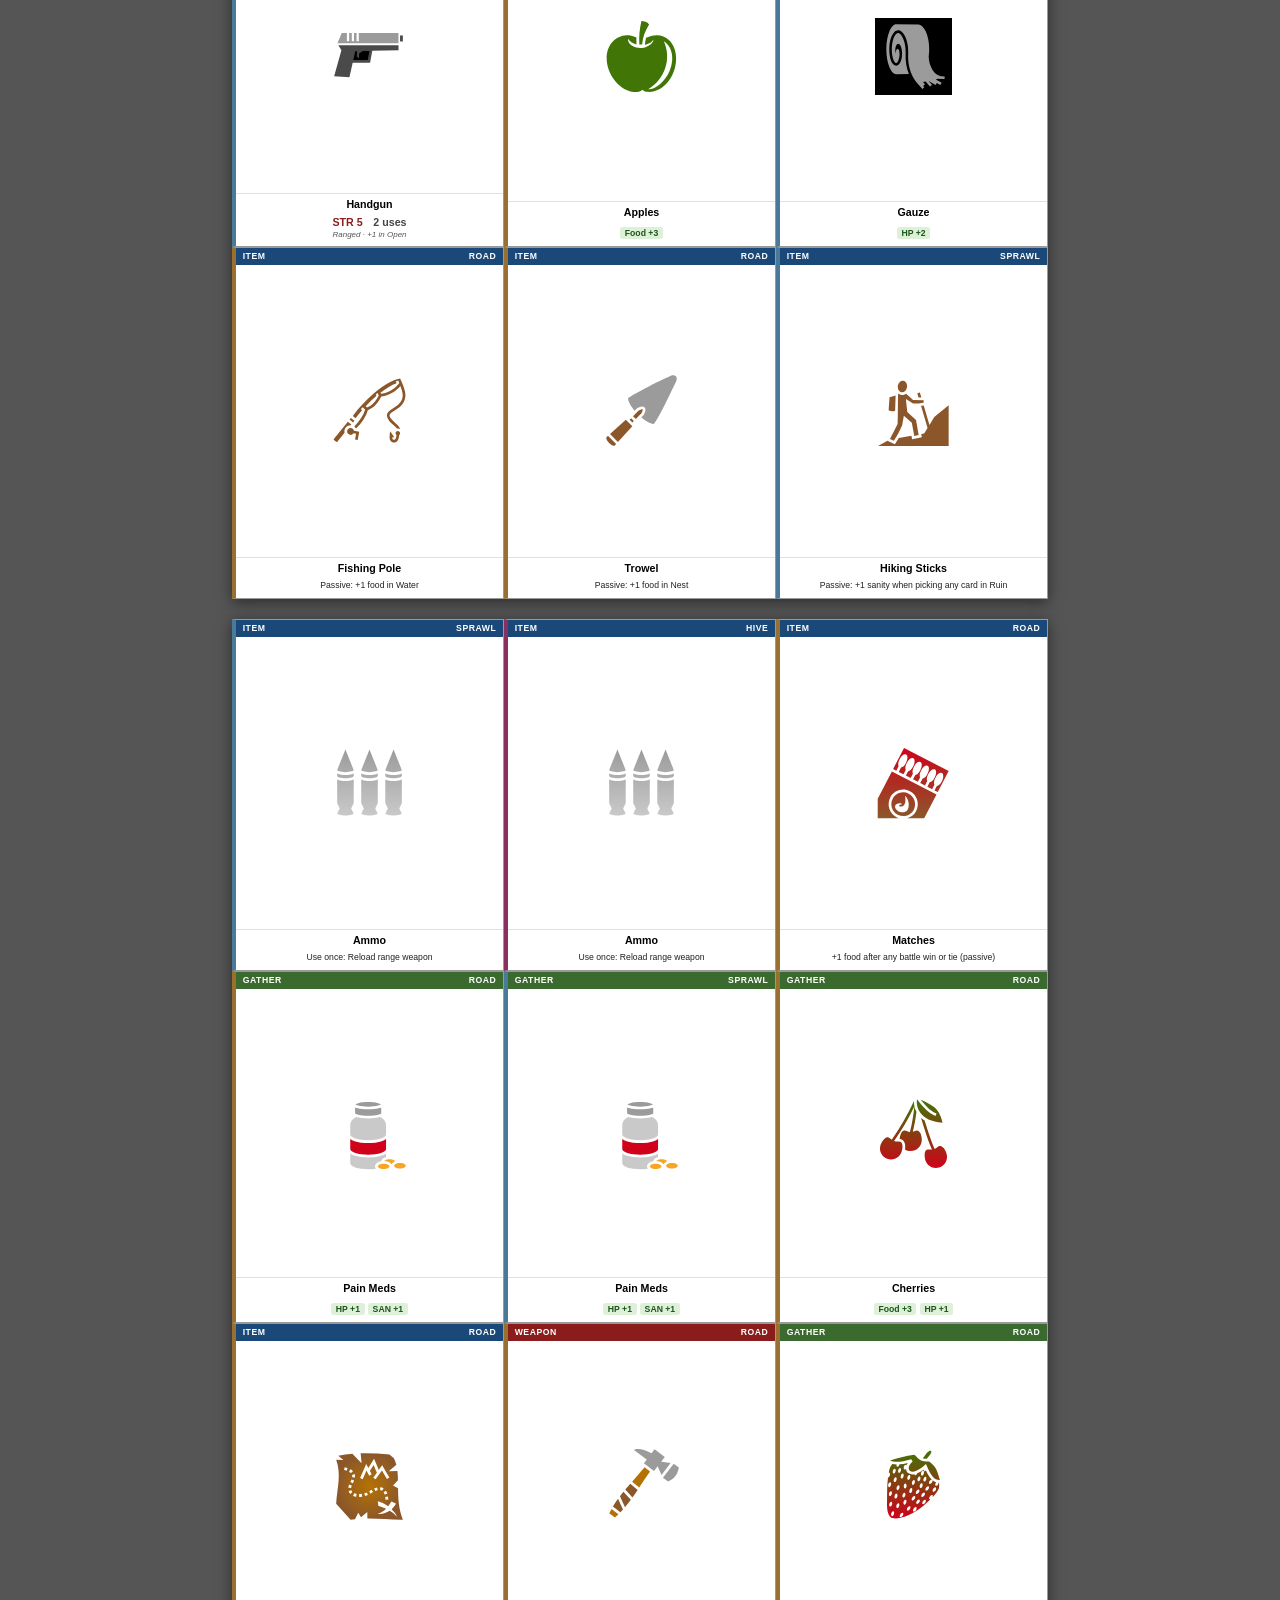
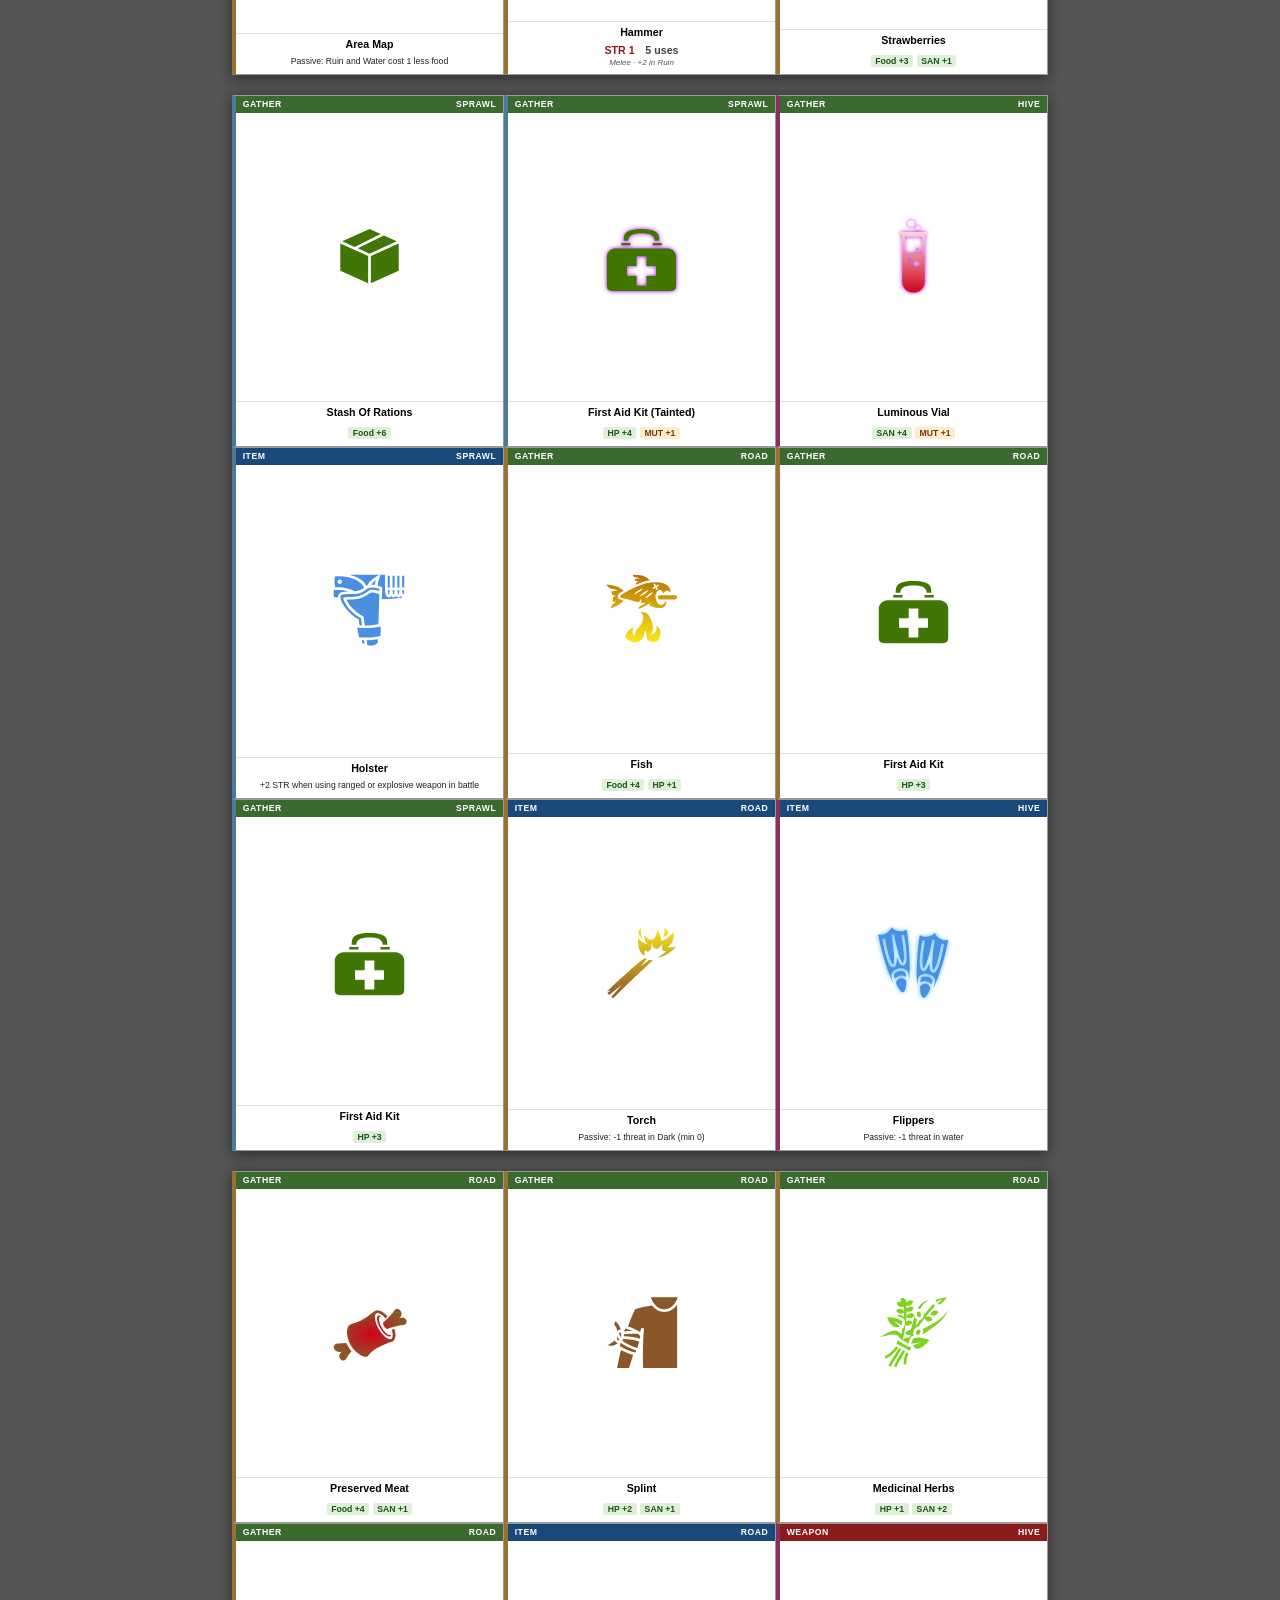
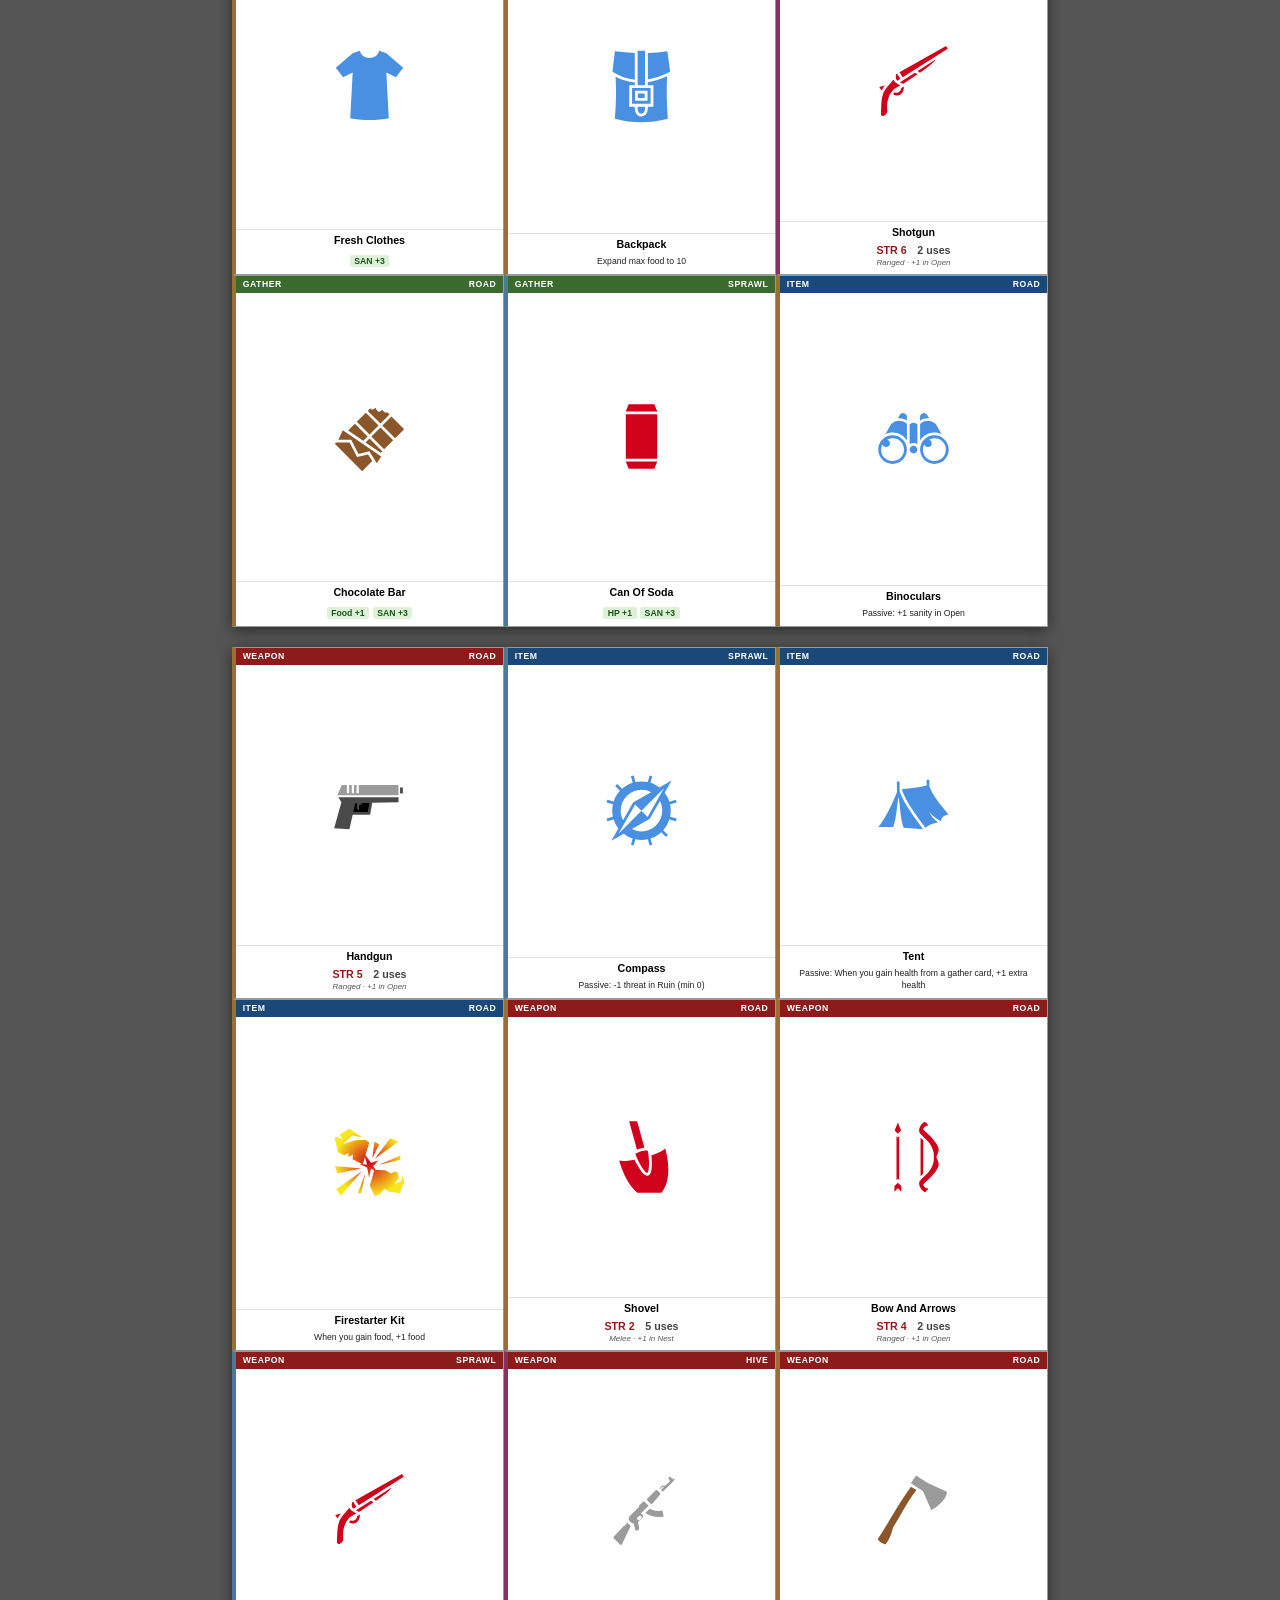
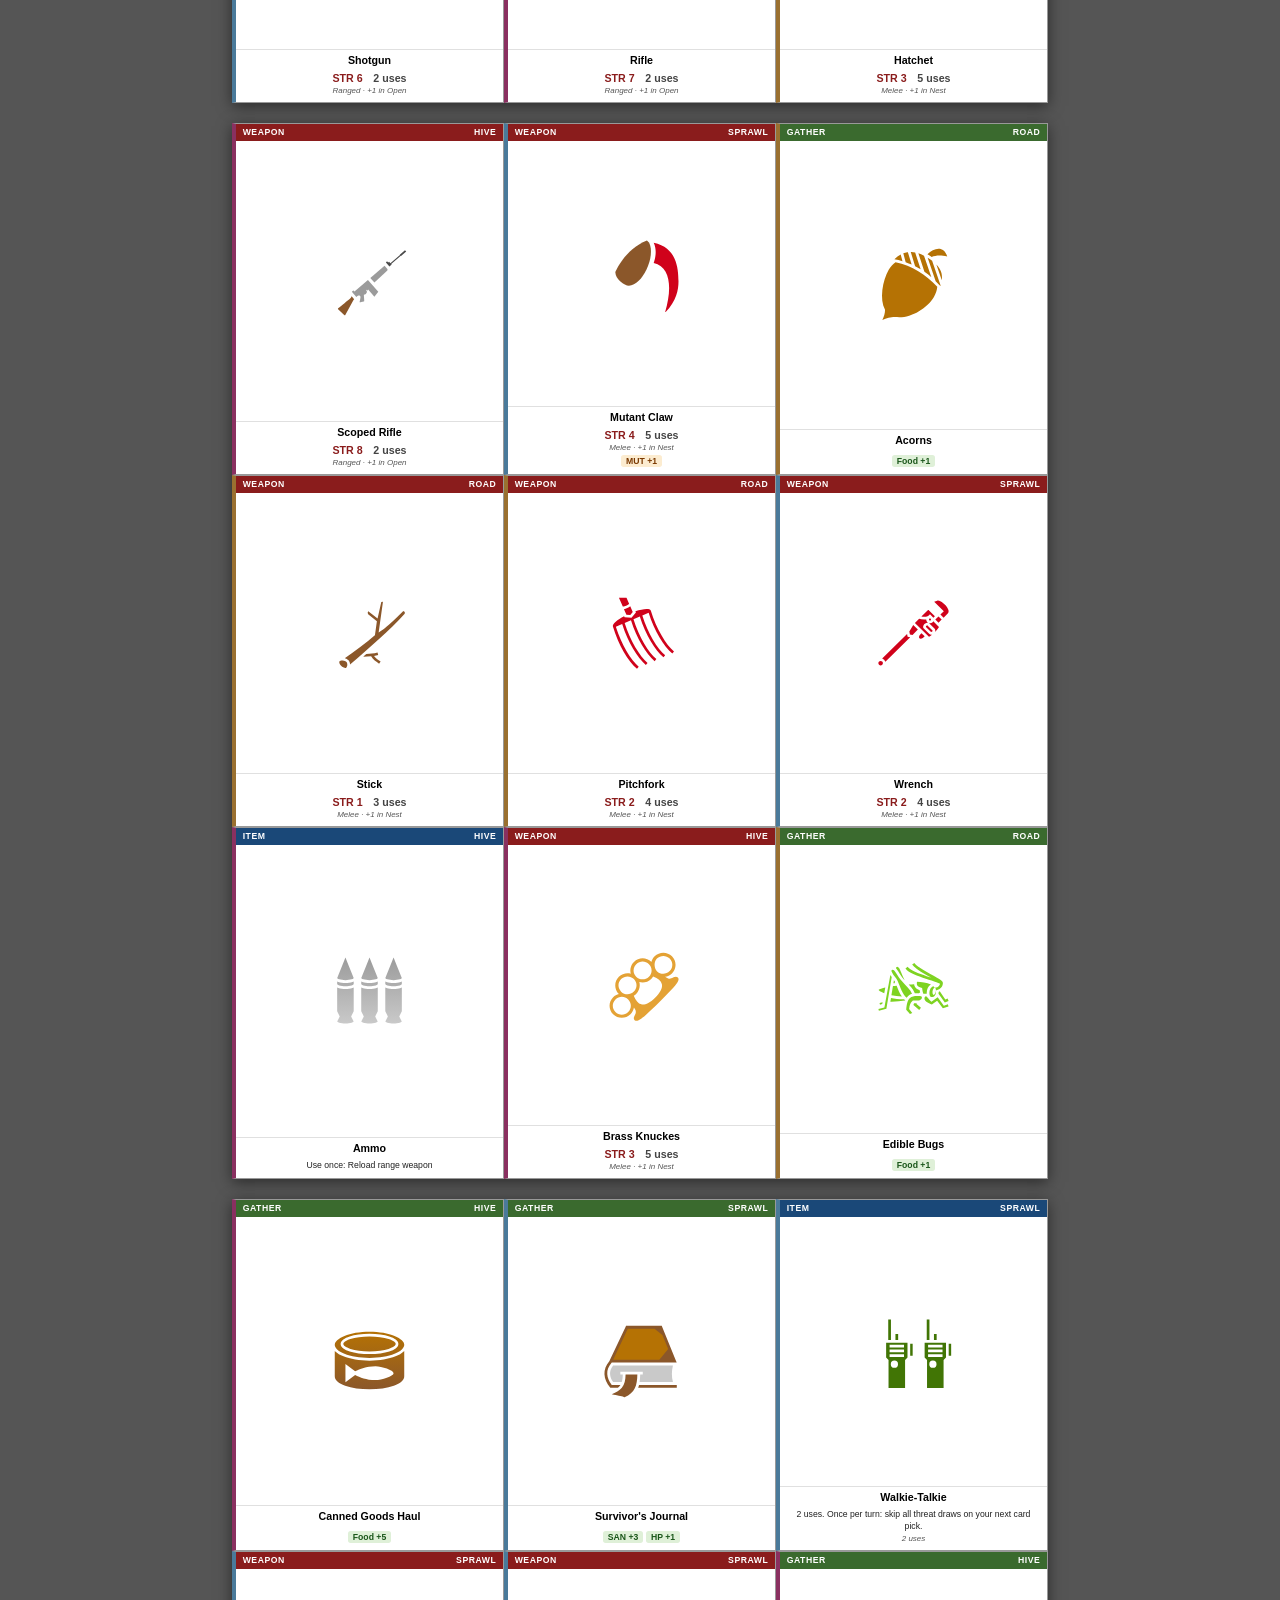
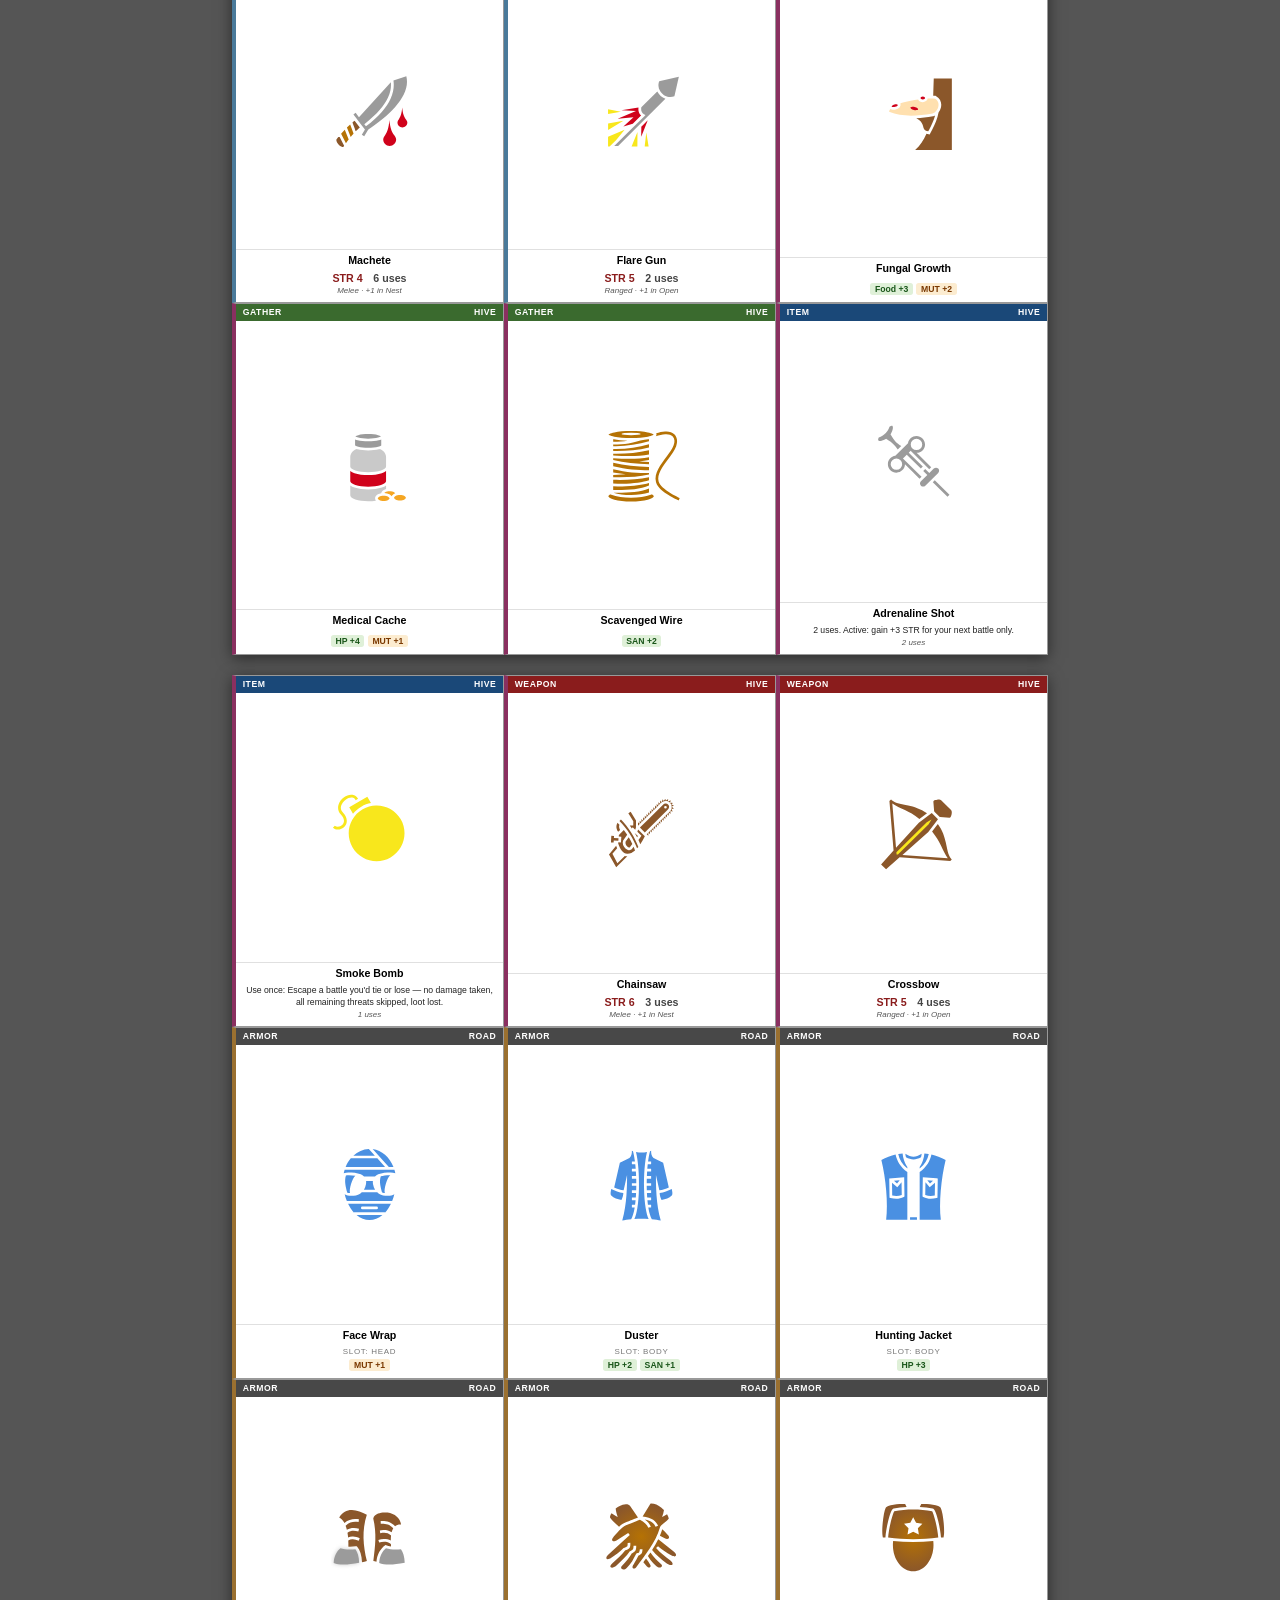
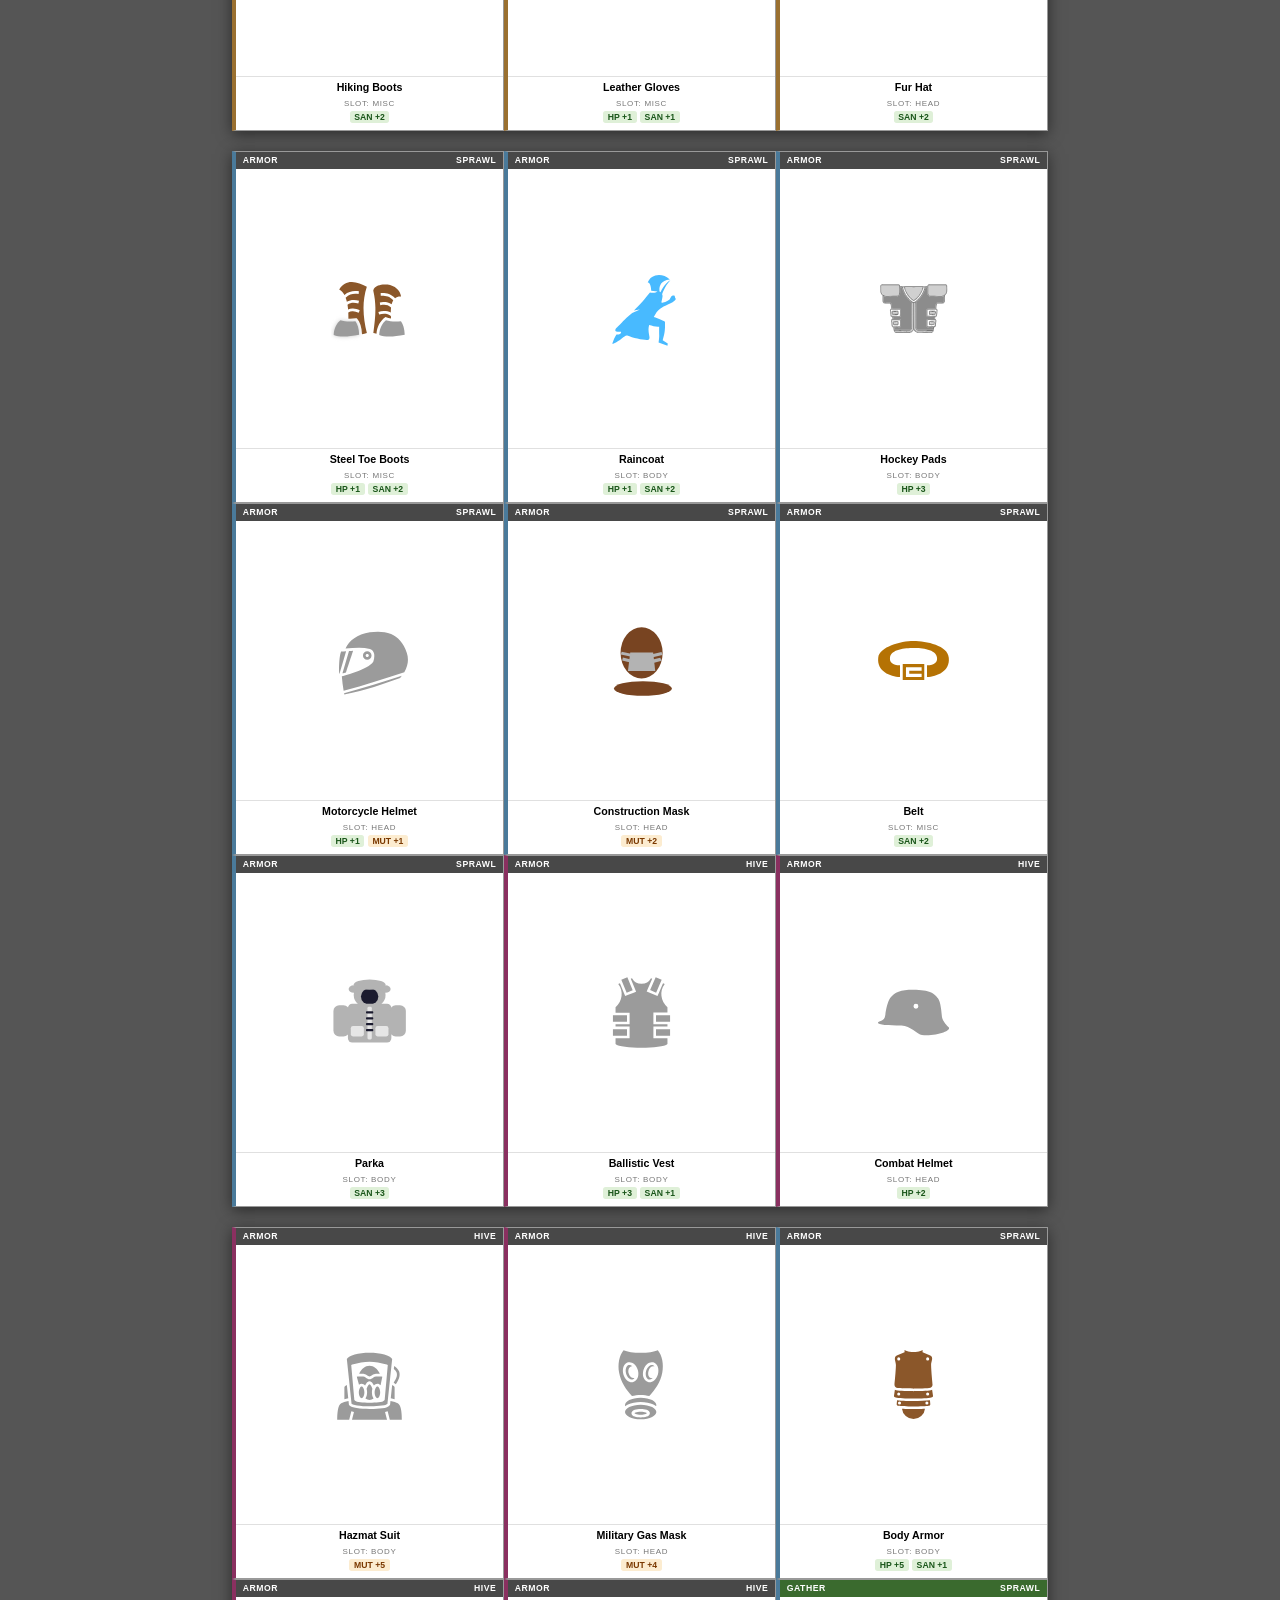
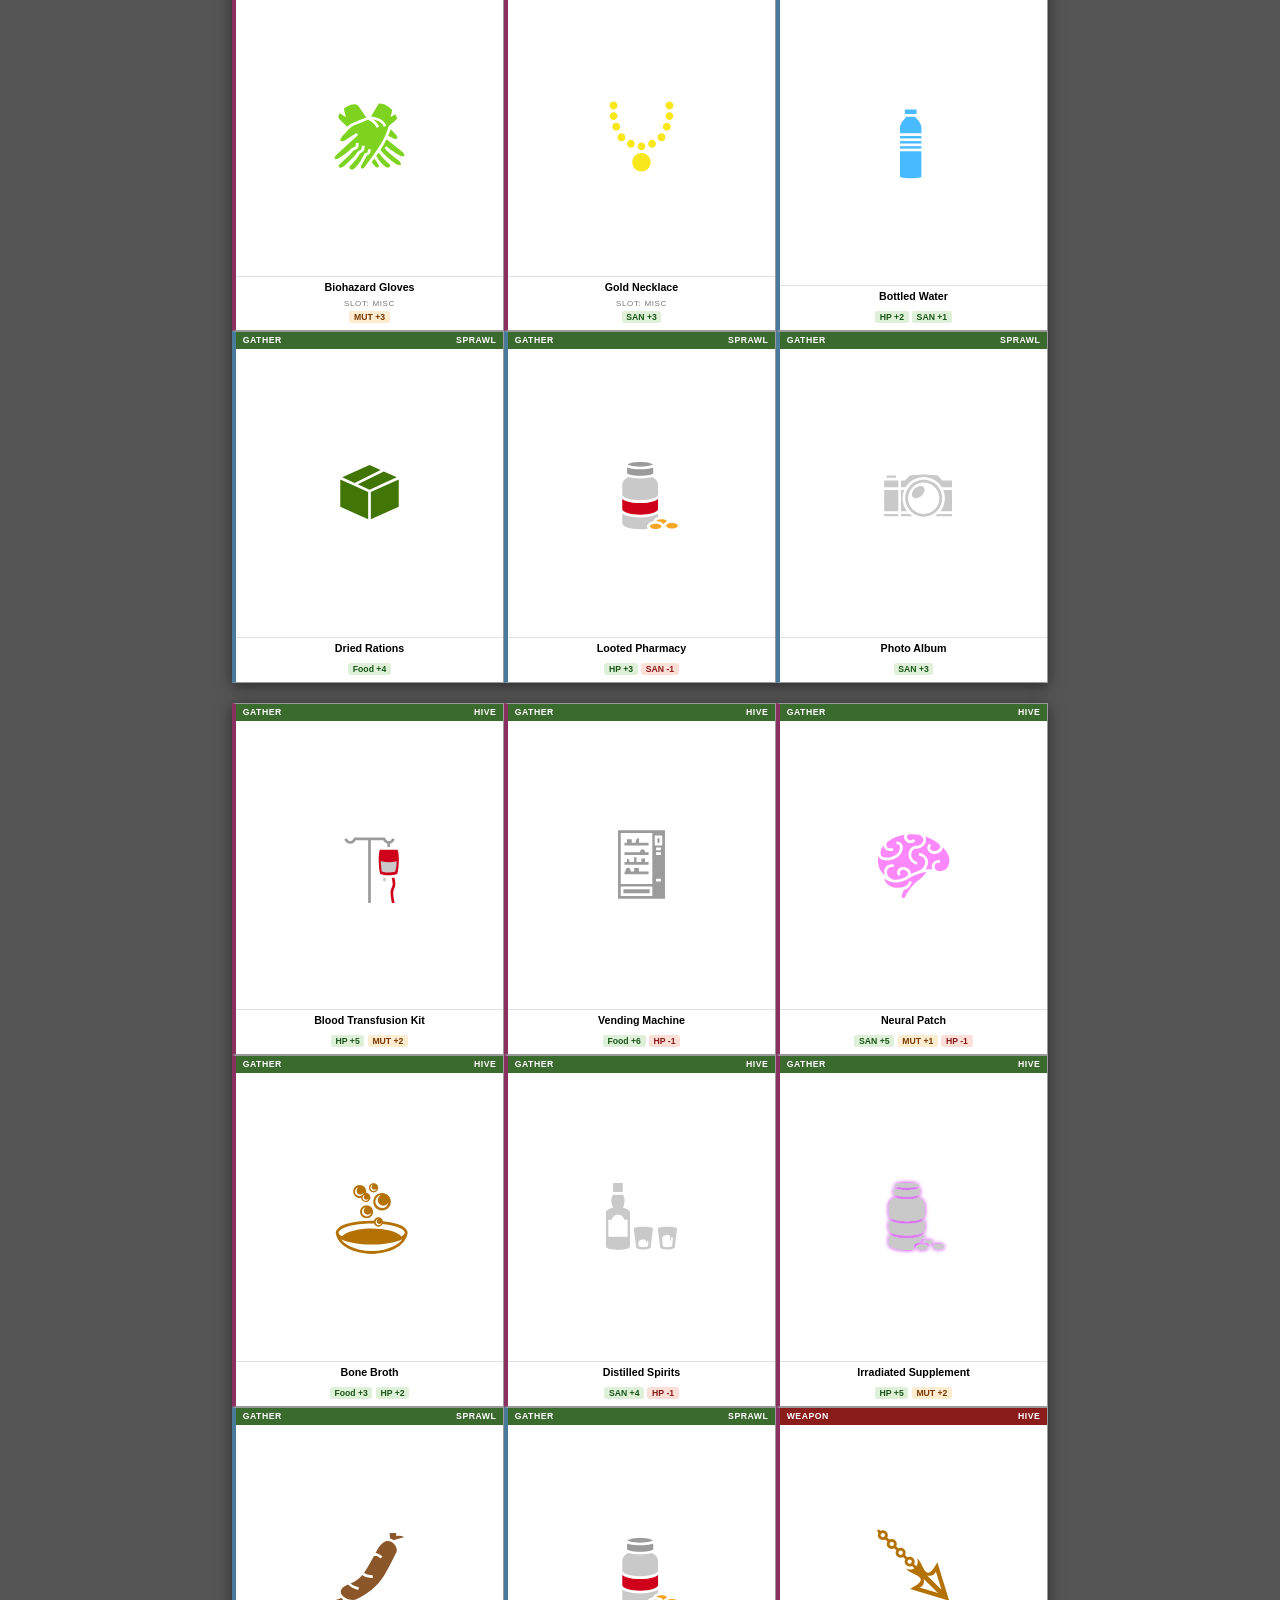
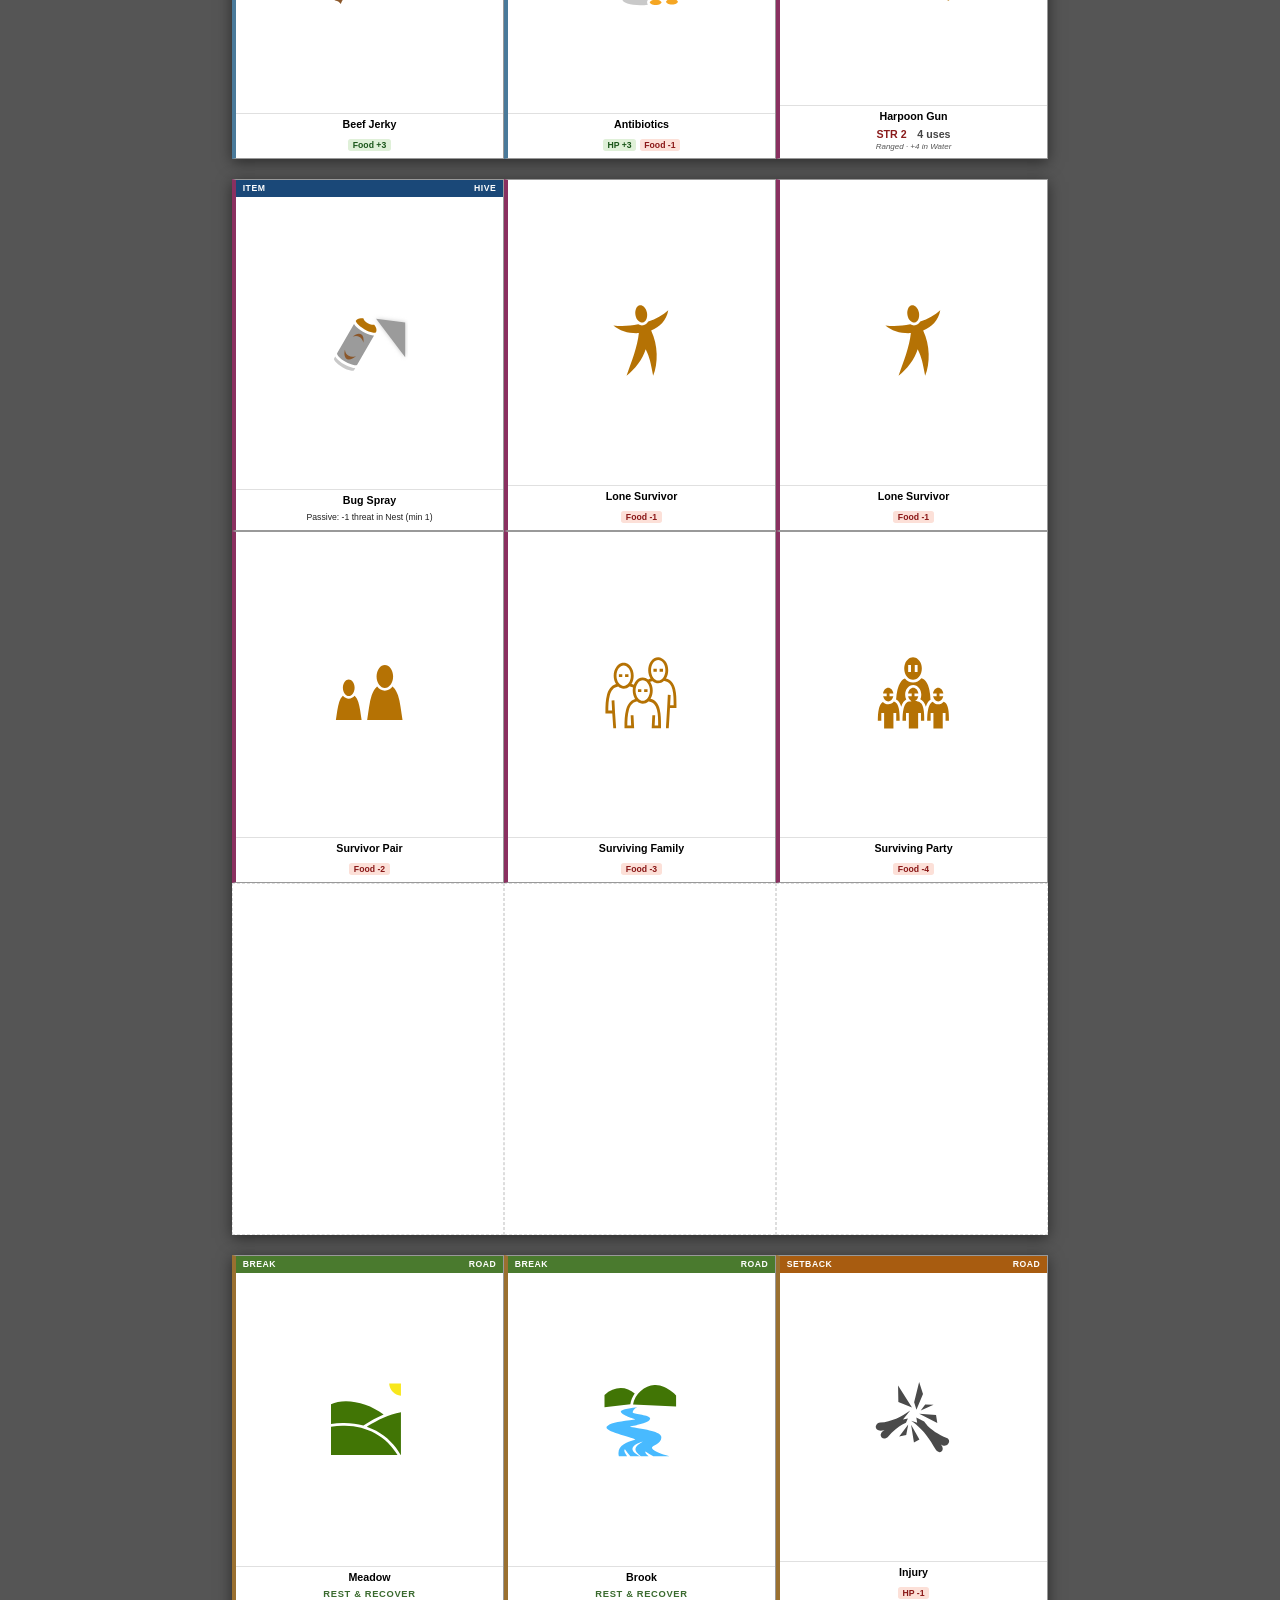
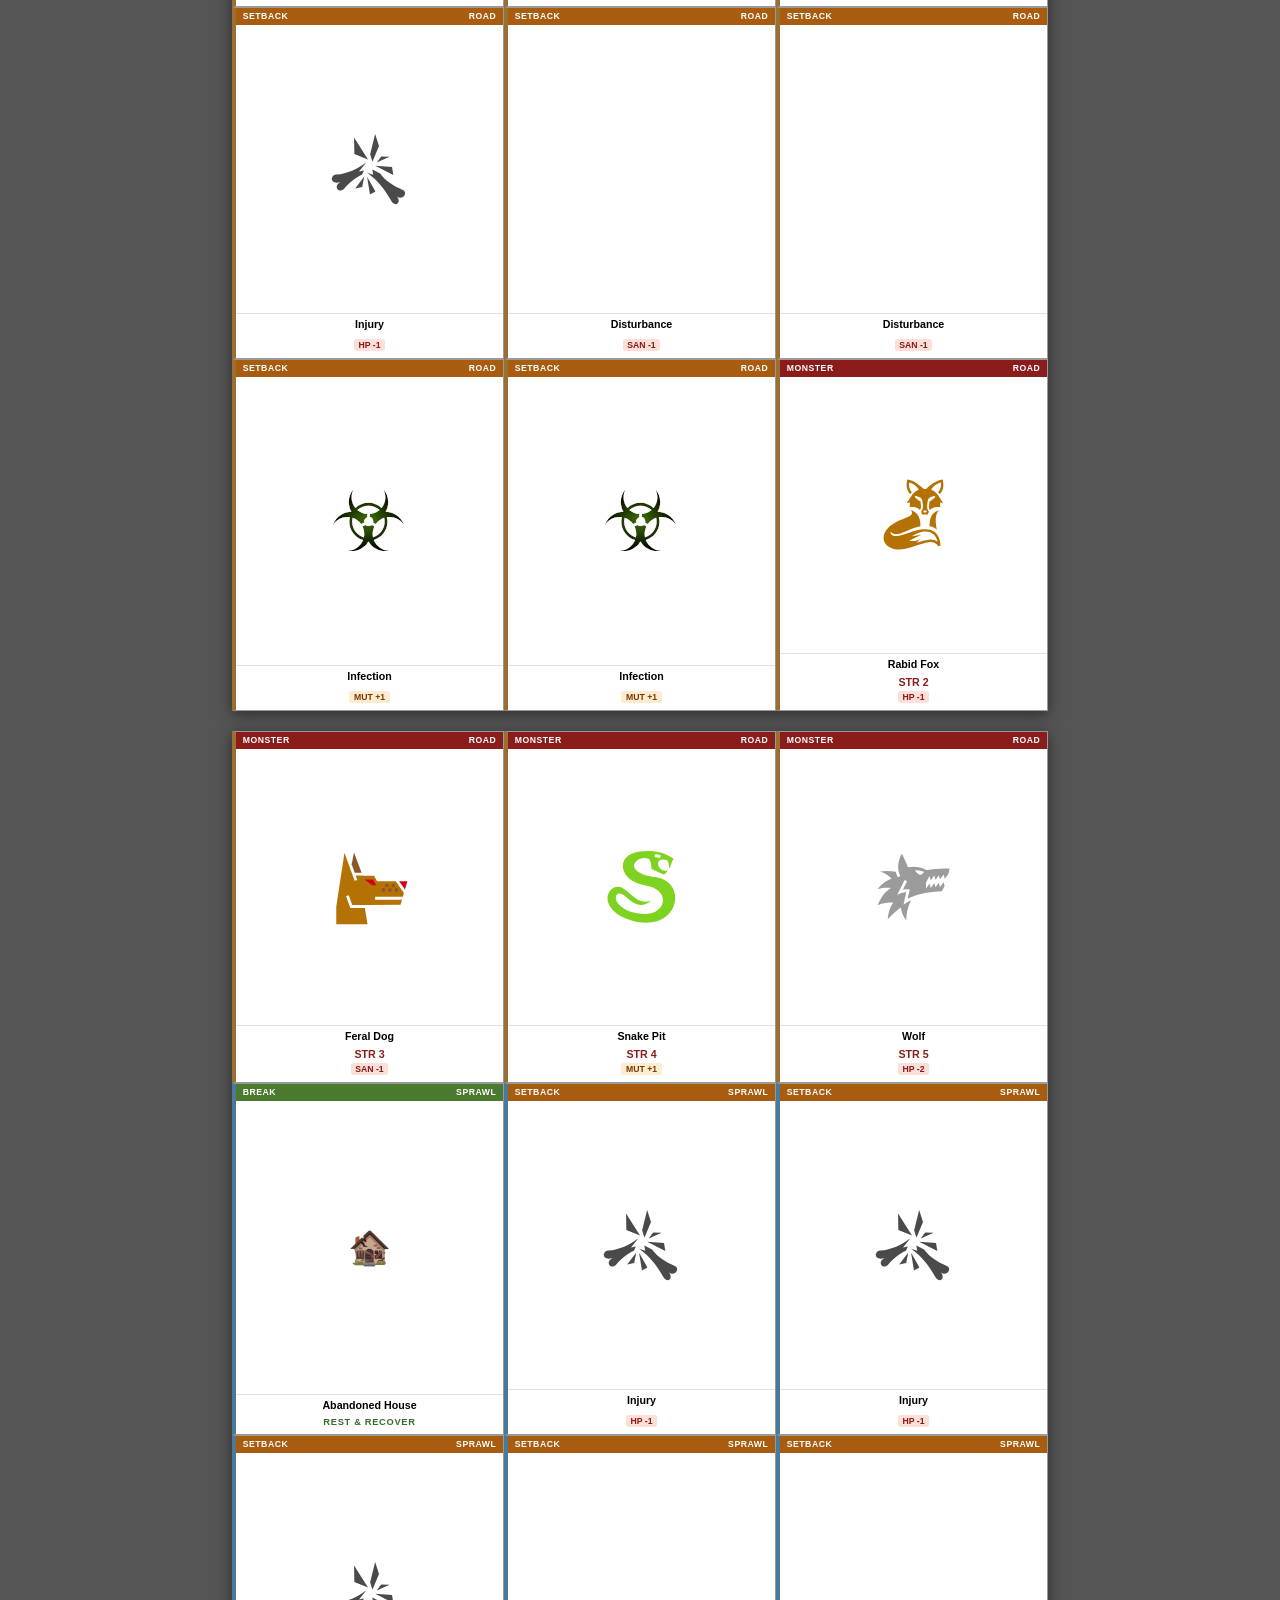
<file: print.html>
<!DOCTYPE html>
<html lang="en">
<head>
  <meta charset="UTF-8">
  <title>You're Not Going to Make it! — Print Cards</title>
  <style>
    *, *::before, *::after { box-sizing: border-box; margin: 0; padding: 0; }

    body {
      font-family: 'Arial Narrow', Arial, sans-serif;
      background: #555;
    }

    /* ── On-screen controls ── */
    .controls {
      position: sticky;
      top: 0;
      z-index: 10;
      padding: 10px 20px;
      background: #222;
      color: #eee;
      display: flex;
      align-items: center;
      gap: 16px;
      font-size: 13px;
    }
    .controls strong { font-size: 15px; color: white; }
    .controls button {
      padding: 6px 18px;
      font-size: 13px;
      cursor: pointer;
      background: #b06010;
      color: white;
      border: none;
      border-radius: 3px;
      font-weight: bold;
    }
    .controls button:hover { background: #c47820; }
    .controls .hint { color: #aaa; font-size: 11px; }

    /* ── Sheet (one page) ── */
    .sheet {
      width: 8.5in;
      height: 11in;
      display: grid;
      grid-template-columns: repeat(3, 1fr);
      grid-template-rows: repeat(3, 1fr);
      background: white;
    }

    @media screen {
      .sheet {
        margin: 20px auto;
        box-shadow: 0 3px 14px rgba(0,0,0,0.5);
      }
    }

    /* ── Individual card ── */
    .card {
      display: flex;
      flex-direction: column;
      border: 0.5pt solid #999;
      overflow: hidden;
      position: relative;
      background: white;
    }
    .card-blank { border: 0.5pt dashed #ddd; }

    /* Location accent — left edge stripe */
    .loc-road,    .loc-the-road    { border-left: 3pt solid #9a7030; }
    .loc-sprawl,  .loc-the-sprawl  { border-left: 3pt solid #4a7a9a; }
    .loc-hive,    .loc-the-hive    { border-left: 3pt solid #8a3060; }

    /* ── Card header band ── */
    .card-header {
      display: flex;
      justify-content: space-between;
      align-items: center;
      padding: 2.5pt 5pt;
      font-size: 6.5pt;
      font-weight: bold;
      letter-spacing: 0.4pt;
      text-transform: uppercase;
      color: white;
      flex-shrink: 0;
    }
    .type-gather  .card-header { background: #3a6a2e; }
    .type-weapon  .card-header { background: #8a1c1c; }
    .type-item    .card-header { background: #1a4878; }
    .type-armor   .card-header { background: #484848; }
    .type-break   .card-header { background: #4a7a2e; }
    .type-setback .card-header { background: #a85c10; }
    .type-monster .card-header { background: #8a1c1c; }
    .type-mutant  .card-header { background: #581a88; }

    /* ── Icon area ── */
    .card-icon {
      flex: 1;
      display: flex;
      align-items: center;
      justify-content: center;
      padding: 5pt;
      min-height: 0;
    }
    .card-icon img {
      width: 0.8in;
      height: 0.8in;
      object-fit: contain;
      display: block;
    }
    .card-icon .emoji-icon { font-size: 26pt; line-height: 1; }

    /* ── Name ── */
    .card-name {
      font-size: 8pt;
      font-weight: bold;
      text-align: center;
      padding: 3pt 4pt 2pt;
      border-top: 0.5pt solid #e0e0e0;
      line-height: 1.2;
      text-transform: capitalize;
      flex-shrink: 0;
    }

    /* ── Body (stats / text) ── */
    .card-body {
      padding: 2pt 5pt 5pt;
      font-size: 6.5pt;
      text-align: center;
      color: #222;
      flex-shrink: 0;
    }

    .stat-row {
      display: flex;
      justify-content: center;
      flex-wrap: wrap;
      gap: 2.5pt;
      margin-top: 2pt;
    }
    .stat-chip {
      border-radius: 2pt;
      padding: 1pt 3.5pt;
      font-size: 6.5pt;
      font-weight: bold;
      white-space: nowrap;
    }
    .stat-pos  { background: #dff0d8; color: #1a561a; }
    .stat-neg  { background: #fce0d8; color: #8a1818; }
    .stat-mut  { background: #fcecd0; color: #7a3800; }

    .weapon-line {
      display: flex;
      justify-content: center;
      gap: 8pt;
      font-size: 8pt;
      font-weight: bold;
      margin-bottom: 1pt;
    }
    .str-val   { color: #8a1c1c; }
    .uses-val  { color: #444; }

    .sub-text {
      font-size: 6pt;
      color: #555;
      margin-top: 1.5pt;
      font-style: italic;
    }
    .item-text {
      font-size: 6.5pt;
      line-height: 1.35;
      color: #222;
    }
    .armor-slot-label {
      font-size: 6pt;
      color: #777;
      text-transform: uppercase;
      letter-spacing: 0.5pt;
      margin-bottom: 2pt;
    }
    .break-label {
      font-size: 7pt;
      font-weight: bold;
      color: #3a6a2e;
      letter-spacing: 0.5pt;
    }

    /* ── Print ── */
    @media print {
      body { background: white; }
      .controls { display: none; }
      .sheet {
        page-break-after: always;
        margin: 0;
        box-shadow: none;
      }
      .sheet:last-child { page-break-after: avoid; }
    }

    @page { size: letter; margin: 0; }
  </style>
</head>
<body>

<div class="controls">
  <strong>You're Not Going to Make it! — Print Cards</strong>
  <button onclick="window.print()">&#128438; Print / Save PDF</button>
  <span class="hint">9 cards per sheet (3×3) &middot; cut along borders &middot; requires local server</span>
</div>

<div id="root"></div>

<script>
const STAT_LABEL = { food: 'Food', health: 'HP', sanity: 'SAN', mutation: 'MUT' };

function statChip(key, val) {
  const label = STAT_LABEL[key] || key;
  const sign  = val > 0 ? '+' : '';
  let cls = key === 'mutation' ? 'stat-mut' : (val > 0 ? 'stat-pos' : 'stat-neg');
  return `<span class="stat-chip ${cls}">${label} ${sign}${val}</span>`;
}

function statsRow(obj) {
  if (!obj || !Object.keys(obj).length) return '';
  return `<div class="stat-row">${Object.entries(obj).map(([k,v]) => statChip(k,v)).join('')}</div>`;
}

function iconHTML(src) {
  if (!src) return '<span class="emoji-icon">?</span>';
  if (src.startsWith('SVGs/')) return `<img src="${src}" alt="" loading="eager">`;
  return `<span class="emoji-icon">${src}</span>`;
}

function locClass(loc) {
  return 'loc-' + (loc || '').toLowerCase().replace(/\s+/g, '-');
}
function locLabel(loc) {
  return (loc || '').replace(/^the\s+/i, '').toUpperCase();
}
function cap(s) {
  return s ? s.charAt(0).toUpperCase() + s.slice(1) : '';
}

/* ── Loot card ── */
function lootCard(c) {
  let body = '';

  if (c.type === 'weapon') {
    const eb = c.env_bonuses?.[0];
    const envStr = eb ? ` · +${eb.bonus} in ${cap(eb.env)}` : '';
    body = `
      <div class="weapon-line">
        <span class="str-val">STR ${c.strength}</span>
        <span class="uses-val">${c.uses} uses</span>
      </div>
      <div class="sub-text">${cap(c.weapon_class || '')}${envStr}</div>
      ${c.effects ? statsRow(c.effects) : ''}
    `;
  } else if (c.type === 'item') {
    body = `<div class="item-text">${c.text || ''}</div>`;
    if (c.uses) body += `<div class="sub-text">${c.uses} uses</div>`;
  } else if (c.type === 'armor') {
    body = `<div class="armor-slot-label">Slot: ${cap(c.armor_slot || '')}</div>${statsRow(c.absorb)}`;
  } else {
    body = statsRow(c.effects);
  }

  return `
    <div class="card type-${c.type} ${locClass(c.location)}">
      <div class="card-header"><span>${c.type.toUpperCase()}</span><span>${locLabel(c.location)}</span></div>
      <div class="card-icon">${iconHTML(c.icon)}</div>
      <div class="card-name">${c.name}</div>
      <div class="card-body">${body}</div>
    </div>`;
}

/* ── Threat card ── */
function threatCard(c) {
  let body = '';

  if (c.type === 'break') {
    body = `<div class="break-label">REST &amp; RECOVER</div>`;
  } else if (c.type === 'setback') {
    body = statsRow(c.effects);
  } else {
    body = `
      <div class="weapon-line"><span class="str-val">STR ${c.strength}</span></div>
      ${statsRow(c.damage)}`;
  }

  return `
    <div class="card type-${c.type} ${locClass(c.location)}">
      <div class="card-header"><span>${c.type.toUpperCase()}</span><span>${locLabel(c.location)}</span></div>
      <div class="card-icon">${iconHTML(c.icon)}</div>
      <div class="card-name">${c.name}</div>
      <div class="card-body">${body}</div>
    </div>`;
}

/* ── Mutant card ── */
function mutantCard(c) {
  return `
    <div class="card type-mutant">
      <div class="card-header"><span>Mutant Ability</span></div>
      <div class="card-icon">${iconHTML(c.icon)}</div>
      <div class="card-name">${c.name}</div>
      <div class="card-body"><div class="item-text">${c.text || ''}</div></div>
    </div>`;
}

/* ── Sheet builder ── */
function toSheets(htmlArr) {
  const BLANK = '<div class="card card-blank"></div>';
  const sheets = [];
  for (let i = 0; i < htmlArr.length; i += 9) {
    const batch = htmlArr.slice(i, i + 9);
    while (batch.length < 9) batch.push(BLANK);
    sheets.push(`<div class="sheet">${batch.join('')}</div>`);
  }
  return sheets.join('');
}

/* ── Load & render ── */
async function init() {
  const root = document.getElementById('root');
  try {
    const [lr, tr, mr] = await Promise.all([
      fetch('data/loot-deck.json'),
      fetch('data/threat-deck.json'),
      fetch('data/mutant-deck.json')
    ]);
    const loot   = (await lr.json()).loot_deck;
    const threat = (await tr.json()).threat_deck;
    const mutant = (await mr.json()).mutant_deck;

    root.innerHTML =
      toSheets(loot.map(lootCard)) +
      toSheets(threat.map(threatCard)) +
      toSheets(mutant.map(mutantCard));

  } catch (err) {
    root.innerHTML = `
      <div style="padding:40px; color:#c00; background:white; margin:20px; font-size:14px;">
        <strong>Failed to load card data</strong><br><br>
        ${err.message}<br><br>
        Run via local server: <code>python3 -m http.server</code>
      </div>`;
  }
}

init();
</script>
</body>
</html>
</file>
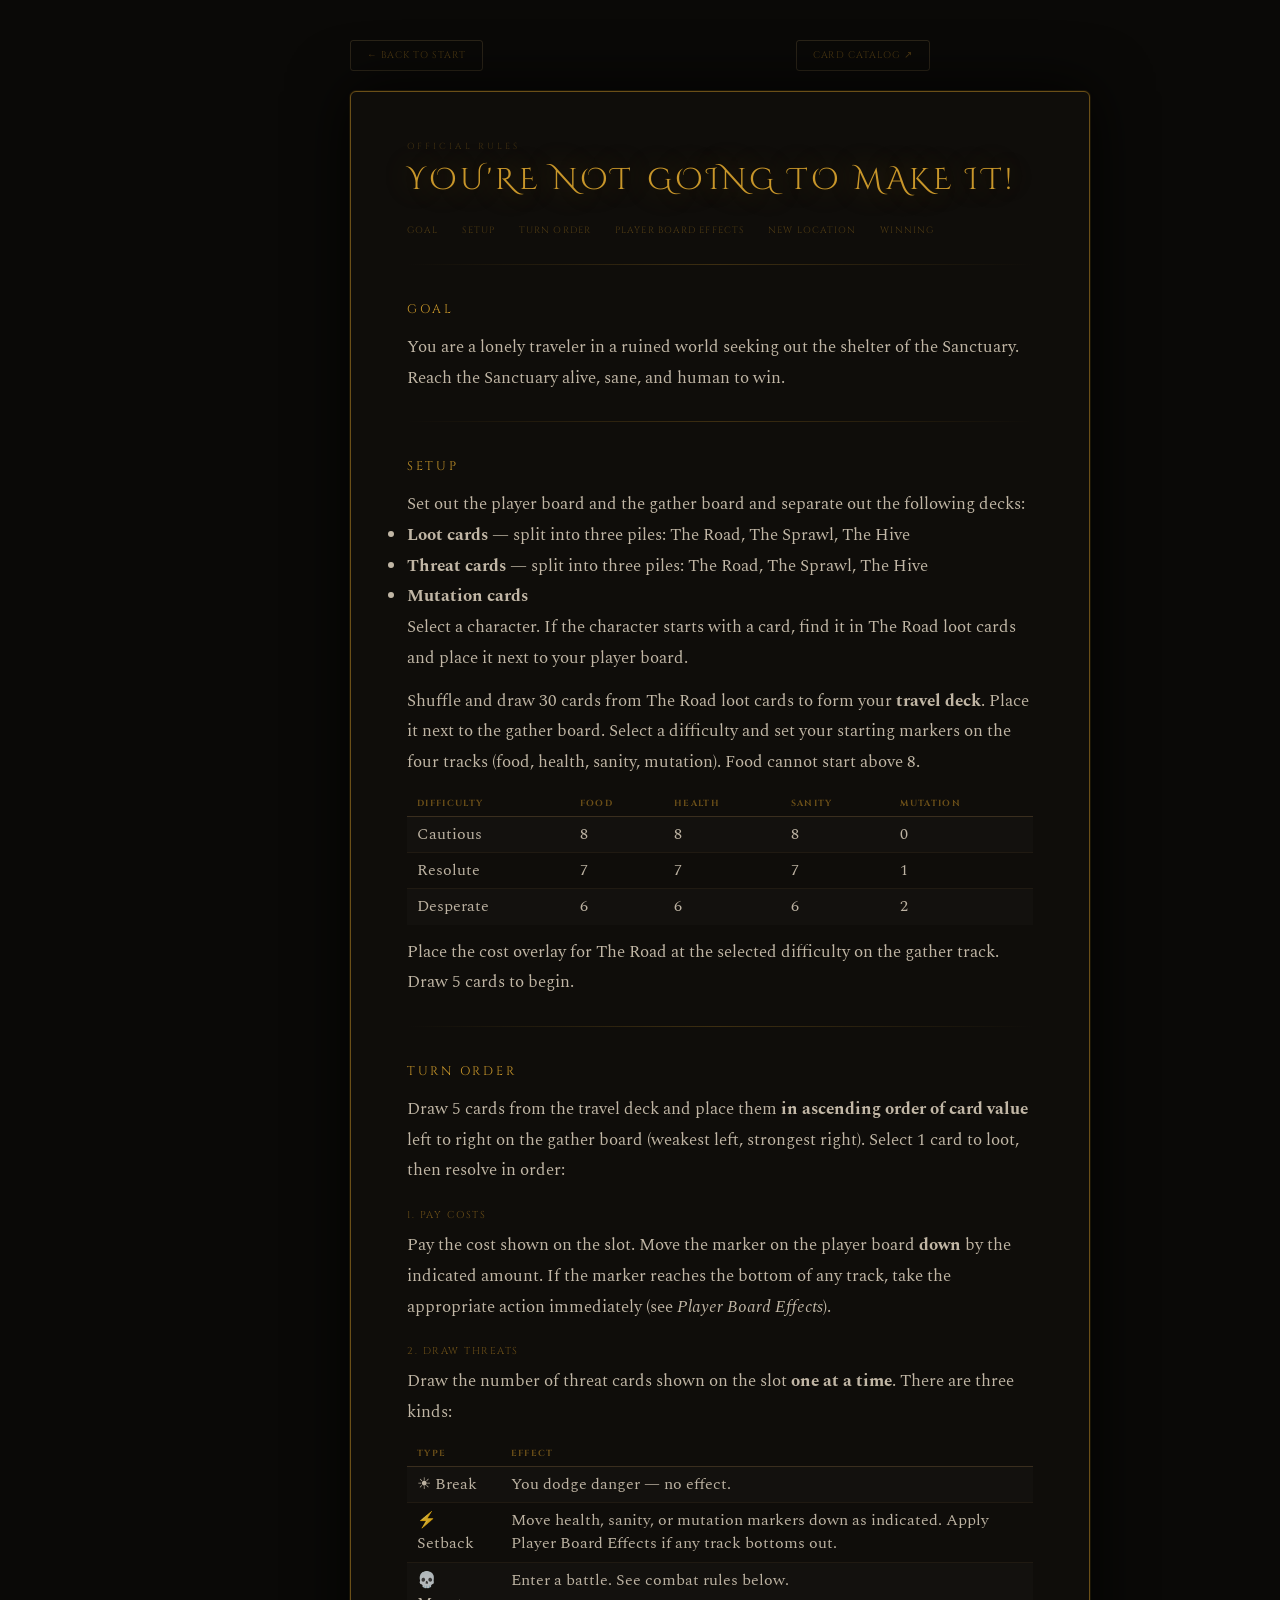
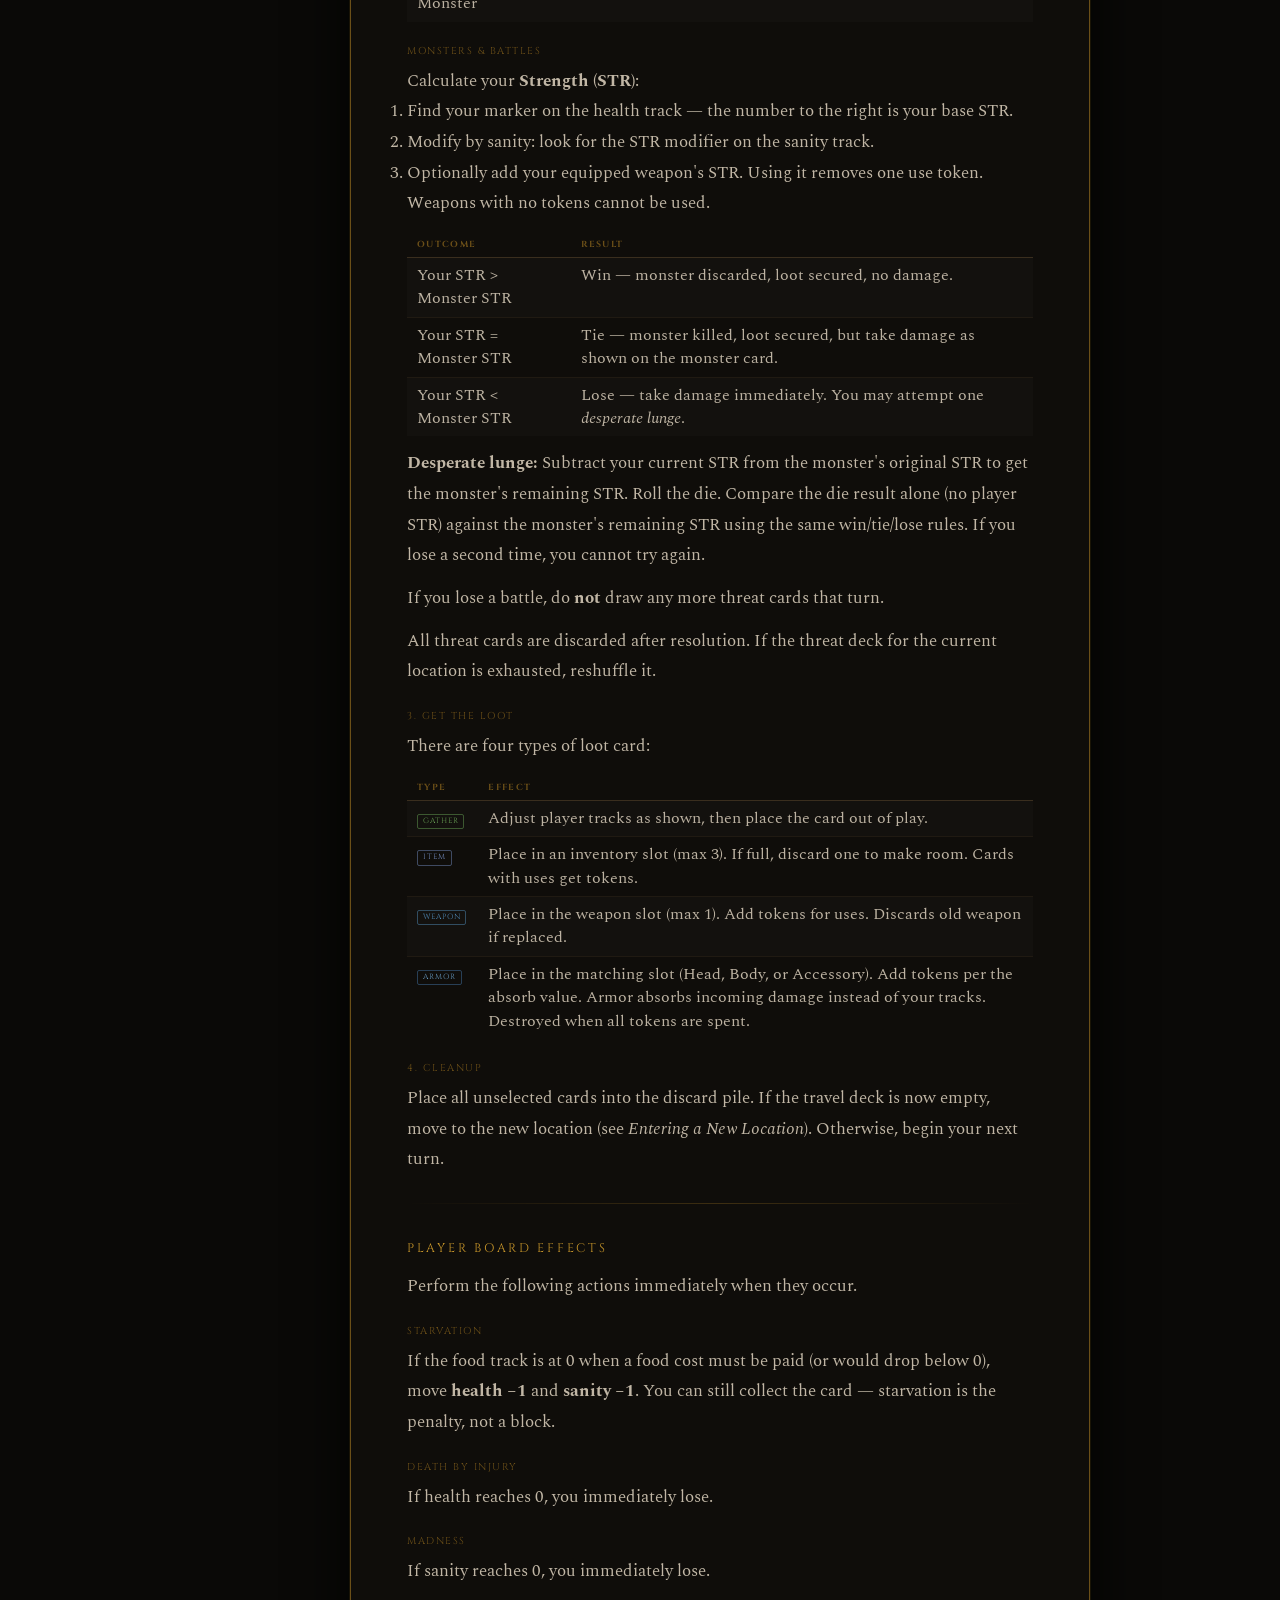
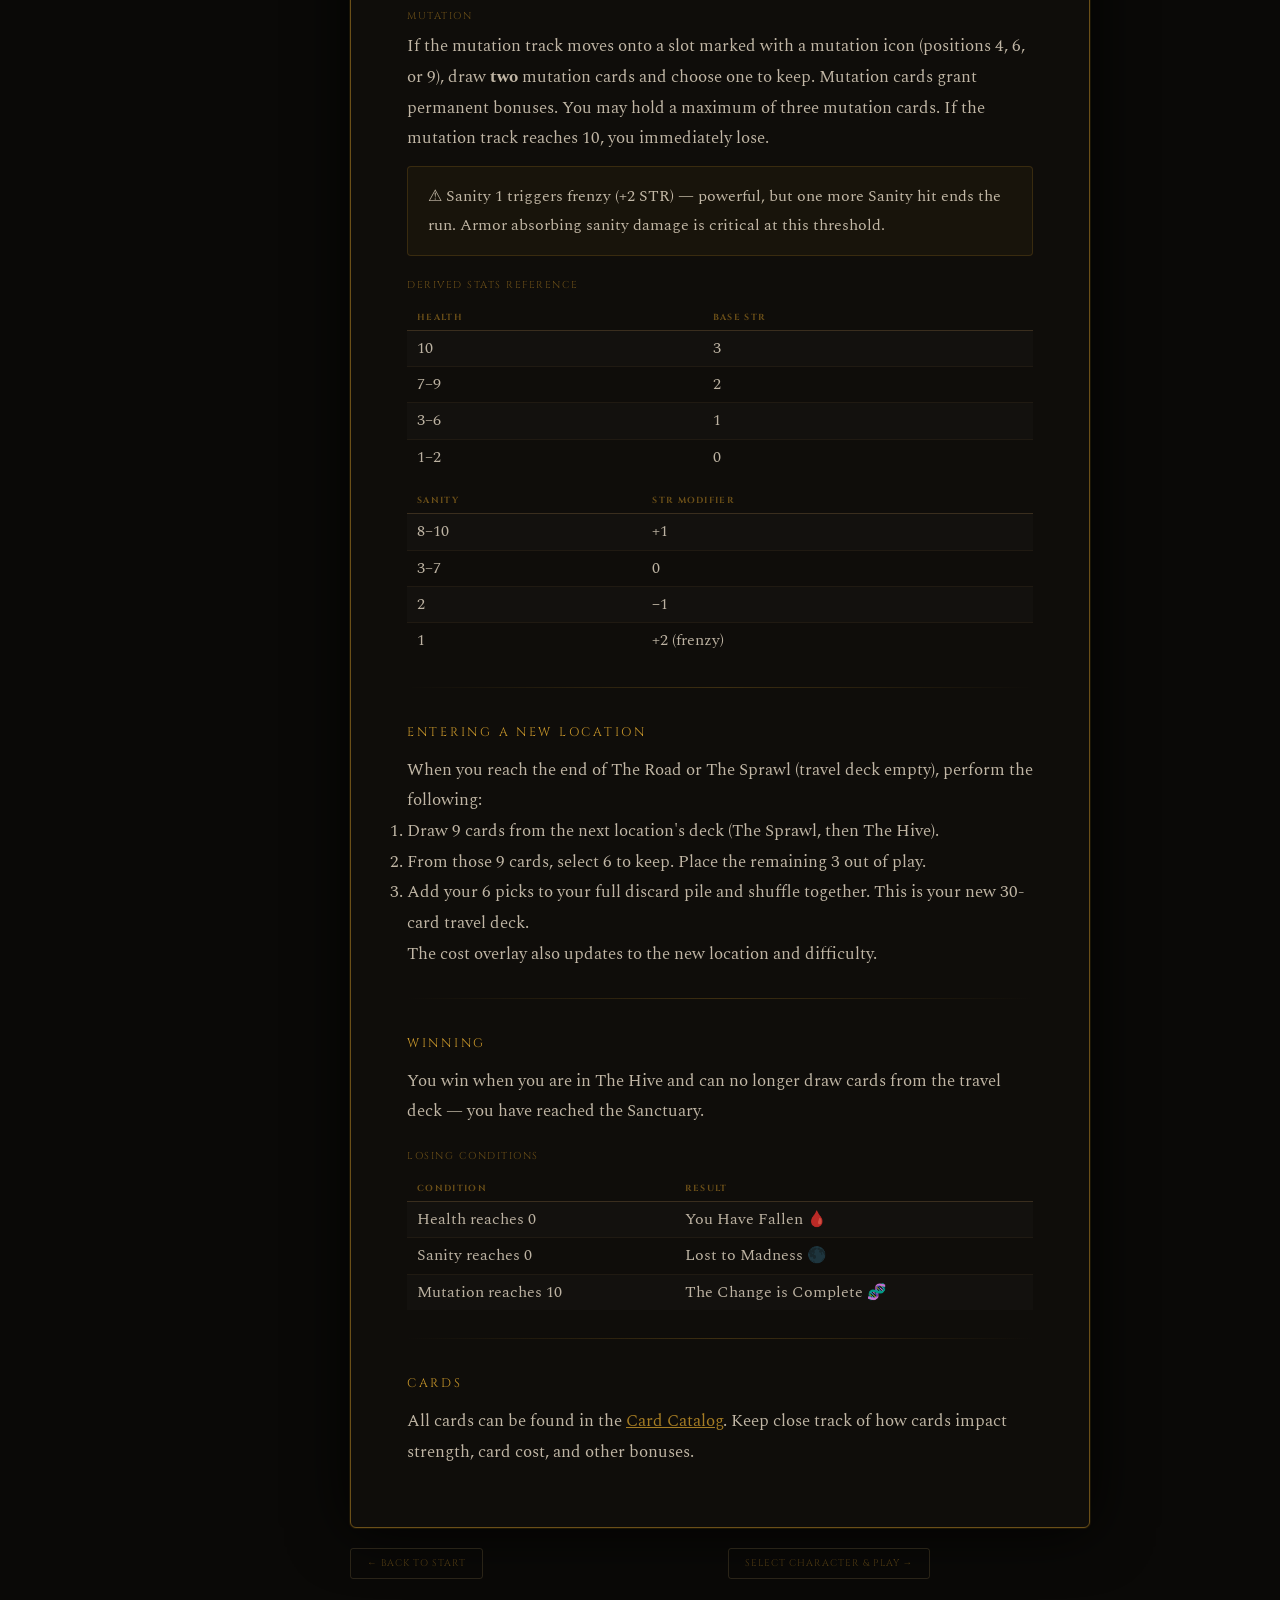
<file: rules.html>
<!DOCTYPE html>
<html lang="en">
<head>
  <meta charset="UTF-8">
  <meta name="viewport" content="width=device-width, initial-scale=1.0">
  <title>You're Not Going to Make it! — Rules</title>
  <link href="https://fonts.googleapis.com/css2?family=Cinzel+Decorative:wght@700&family=Cinzel:wght@400;600&family=Spectral:wght@300;400;500&display=swap" rel="stylesheet">
  <link rel="stylesheet" href="style.css">
  <style>
    body {
      background: #0a0907;
      min-height: 100vh;
      padding: 2rem 1rem 5rem;
    }

    .rules-page {
      max-width: 580px;
      margin: 0 auto;
    }

    /* Nav bar above the rulebook box */
    .rules-nav {
      display: flex;
      justify-content: space-between;
      align-items: center;
      margin-bottom: 1rem;
    }

    .rules-nav a {
      font-family: 'Cinzel', serif;
      font-size: 0.48rem;
      letter-spacing: 0.1em;
      text-transform: uppercase;
      color: var(--gold-dim, #c8a96e);
      text-decoration: none;
      opacity: 0.7;
      transition: opacity 0.15s, color 0.15s;
      padding: 0.4rem 0.8rem;
      border: 1px solid rgba(200,169,110,0.25);
      border-radius: 3px;
    }

    .rules-nav a:hover { opacity: 1; color: var(--gold, #e8c87e); }

    /* Override: on this page rb-box sits directly on the background, not in a modal */
    .rb-box {
      margin: 0;
    }
  </style>
</head>
<body>

<div class="rules-page">

  <div class="rules-nav">
    <a href="index.html">← Back to Start</a>
    <a href="catalog.html" target="_blank">Card Catalog ↗</a>
  </div>

  <div class="rb-box">
    <div class="rb-eyebrow">Official Rules</div>
    <div class="rb-title">You're Not Going to Make it!</div>

    <div class="rb-toc">
      <a class="rb-toc-link" href="#rb-goal">Goal</a>
      <a class="rb-toc-link" href="#rb-setup">Setup</a>
      <a class="rb-toc-link" href="#rb-turn">Turn Order</a>
      <a class="rb-toc-link" href="#rb-board">Player Board Effects</a>
      <a class="rb-toc-link" href="#rb-locations">New Location</a>
      <a class="rb-toc-link" href="#rb-endgame">Winning</a>
    </div>

    <div class="rb-divider"></div>

    <!-- GOAL -->
    <div class="rb-section-title" id="rb-goal">Goal</div>
    <div class="rb-body">
      <p>You are a lonely traveler in a ruined world seeking out the shelter of the Sanctuary. Reach the Sanctuary alive, sane, and human to win.</p>
    </div>

    <div class="rb-divider"></div>

    <!-- SETUP -->
    <div class="rb-section-title" id="rb-setup">Setup</div>
    <div class="rb-body">
      <p>Set out the player board and the gather board and separate out the following decks:</p>
      <ul>
        <li><strong>Loot cards</strong> — split into three piles: The Road, The Sprawl, The Hive</li>
        <li><strong>Threat cards</strong> — split into three piles: The Road, The Sprawl, The Hive</li>
        <li><strong>Mutation cards</strong></li>
      </ul>
      <p>Select a character. If the character starts with a card, find it in The Road loot cards and place it next to your player board.</p>
      <p>Shuffle and draw 30 cards from The Road loot cards to form your <strong>travel deck</strong>. Place it next to the gather board. Select a difficulty and set your starting markers on the four tracks (food, health, sanity, mutation). Food cannot start above 8.</p>
    </div>
    <table class="rb-table">
      <tr><th>Difficulty</th><th>Food</th><th>Health</th><th>Sanity</th><th>Mutation</th></tr>
      <tr><td>Cautious</td><td>8</td><td>8</td><td>8</td><td>0</td></tr>
      <tr><td>Resolute</td><td>7</td><td>7</td><td>7</td><td>1</td></tr>
      <tr><td>Desperate</td><td>6</td><td>6</td><td>6</td><td>2</td></tr>
    </table>
    <div class="rb-body">
      <p>Place the cost overlay for The Road at the selected difficulty on the gather track. Draw 5 cards to begin.</p>
    </div>

    <div class="rb-divider"></div>

    <!-- TURN ORDER -->
    <div class="rb-section-title" id="rb-turn">Turn Order</div>
    <div class="rb-body">
      <p>Draw 5 cards from the travel deck and place them <strong>in ascending order of card value</strong> left to right on the gather board (weakest left, strongest right). Select 1 card to loot, then resolve in order:</p>
    </div>

    <div class="rb-subsection">1. Pay Costs</div>
    <div class="rb-body">
      <p>Pay the cost shown on the slot. Move the marker on the player board <strong>down</strong> by the indicated amount. If the marker reaches the bottom of any track, take the appropriate action immediately (see <em>Player Board Effects</em>).</p>
    </div>

    <div class="rb-subsection">2. Draw Threats</div>
    <div class="rb-body">
      <p>Draw the number of threat cards shown on the slot <strong>one at a time</strong>. There are three kinds:</p>
    </div>
    <table class="rb-table">
      <tr><th>Type</th><th>Effect</th></tr>
      <tr><td>☀ Break</td><td>You dodge danger — no effect.</td></tr>
      <tr><td>⚡ Setback</td><td>Move health, sanity, or mutation markers down as indicated. Apply Player Board Effects if any track bottoms out.</td></tr>
      <tr><td>💀 Monster</td><td>Enter a battle. See combat rules below.</td></tr>
    </table>
    <div class="rb-subsection">Monsters &amp; Battles</div>
    <div class="rb-body">
      <p>Calculate your <strong>Strength (STR)</strong>:</p>
      <ol>
        <li>Find your marker on the health track — the number to the right is your base STR.</li>
        <li>Modify by sanity: look for the STR modifier on the sanity track.</li>
        <li>Optionally add your equipped weapon's STR. Using it removes one use token. Weapons with no tokens cannot be used.</li>
      </ol>
    </div>
    <table class="rb-table">
      <tr><th>Outcome</th><th>Result</th></tr>
      <tr><td>Your STR &gt; Monster STR</td><td>Win — monster discarded, loot secured, no damage.</td></tr>
      <tr><td>Your STR = Monster STR</td><td>Tie — monster killed, loot secured, but take damage as shown on the monster card.</td></tr>
      <tr><td>Your STR &lt; Monster STR</td><td>Lose — take damage immediately. You may attempt one <em>desperate lunge</em>.</td></tr>
    </table>
    <div class="rb-body">
      <p><strong>Desperate lunge:</strong> Subtract your current STR from the monster's original STR to get the monster's remaining STR. Roll the die. Compare the die result alone (no player STR) against the monster's remaining STR using the same win/tie/lose rules. If you lose a second time, you cannot try again.</p>
      <p>If you lose a battle, do <strong>not</strong> draw any more threat cards that turn.</p>
      <p>All threat cards are discarded after resolution. If the threat deck for the current location is exhausted, reshuffle it.</p>
    </div>

    <div class="rb-subsection">3. Get the Loot</div>
    <div class="rb-body">
      <p>There are four types of loot card:</p>
    </div>
    <table class="rb-table">
      <tr><th>Type</th><th>Effect</th></tr>
      <tr><td><span class="rb-tag rb-tag-gather">Gather</span></td><td>Adjust player tracks as shown, then place the card out of play.</td></tr>
      <tr><td><span class="rb-tag rb-tag-item">Item</span></td><td>Place in an inventory slot (max 3). If full, discard one to make room. Cards with uses get tokens.</td></tr>
      <tr><td><span class="rb-tag rb-tag-ranged">Weapon</span></td><td>Place in the weapon slot (max 1). Add tokens for uses. Discards old weapon if replaced.</td></tr>
      <tr><td><span class="rb-tag rb-tag-item" style="color:#7ab8e8;border-color:rgba(80,140,200,0.5);">Armor</span></td><td>Place in the matching slot (Head, Body, or Accessory). Add tokens per the absorb value. Armor absorbs incoming damage instead of your tracks. Destroyed when all tokens are spent.</td></tr>
    </table>

    <div class="rb-subsection">4. Cleanup</div>
    <div class="rb-body">
      <p>Place all unselected cards into the discard pile. If the travel deck is now empty, move to the new location (see <em>Entering a New Location</em>). Otherwise, begin your next turn.</p>
    </div>

    <div class="rb-divider"></div>

    <!-- PLAYER BOARD EFFECTS -->
    <div class="rb-section-title" id="rb-board">Player Board Effects</div>
    <div class="rb-body">
      <p>Perform the following actions immediately when they occur.</p>
    </div>
    <div class="rb-subsection">Starvation</div>
    <div class="rb-body">
      <p>If the food track is at 0 when a food cost must be paid (or would drop below 0), move <strong>health −1</strong> and <strong>sanity −1</strong>. You can still collect the card — starvation is the penalty, not a block.</p>
    </div>
    <div class="rb-subsection">Death by Injury</div>
    <div class="rb-body">
      <p>If health reaches 0, you immediately lose.</p>
    </div>
    <div class="rb-subsection">Madness</div>
    <div class="rb-body">
      <p>If sanity reaches 0, you immediately lose.</p>
    </div>
    <div class="rb-subsection">Mutation</div>
    <div class="rb-body">
      <p>If the mutation track moves onto a slot marked with a mutation icon (positions 4, 6, or 9), draw <strong>two</strong> mutation cards and choose one to keep. Mutation cards grant permanent bonuses. You may hold a maximum of three mutation cards. If the mutation track reaches 10, you immediately lose.</p>
    </div>
    <div class="rb-callout"><div class="rb-body">⚠ Sanity 1 triggers frenzy (+2 STR) — powerful, but one more Sanity hit ends the run. Armor absorbing sanity damage is critical at this threshold.</div></div>
    <div class="rb-subsection">Derived Stats Reference</div>
    <table class="rb-table">
      <tr><th>Health</th><th>Base STR</th></tr>
      <tr><td>10</td><td>3</td></tr>
      <tr><td>7–9</td><td>2</td></tr>
      <tr><td>3–6</td><td>1</td></tr>
      <tr><td>1–2</td><td>0</td></tr>
    </table>
    <table class="rb-table">
      <tr><th>Sanity</th><th>STR Modifier</th></tr>
      <tr><td>8–10</td><td>+1</td></tr>
      <tr><td>3–7</td><td>0</td></tr>
      <tr><td>2</td><td>−1</td></tr>
      <tr><td>1</td><td>+2 (frenzy)</td></tr>
    </table>

    <div class="rb-divider"></div>

    <!-- ENTERING A NEW LOCATION -->
    <div class="rb-section-title" id="rb-locations">Entering a New Location</div>
    <div class="rb-body">
      <p>When you reach the end of The Road or The Sprawl (travel deck empty), perform the following:</p>
      <ol>
        <li>Draw 9 cards from the next location's deck (The Sprawl, then The Hive).</li>
        <li>From those 9 cards, select 6 to keep. Place the remaining 3 out of play.</li>
        <li>Add your 6 picks to your full discard pile and shuffle together. This is your new 30-card travel deck.</li>
      </ol>
      <p>The cost overlay also updates to the new location and difficulty.</p>
    </div>

    <div class="rb-divider"></div>

    <!-- WINNING -->
    <div class="rb-section-title" id="rb-endgame">Winning</div>
    <div class="rb-body">
      <p>You win when you are in The Hive and can no longer draw cards from the travel deck — you have reached the Sanctuary.</p>
    </div>
    <div class="rb-subsection">Losing Conditions</div>
    <table class="rb-table">
      <tr><th>Condition</th><th>Result</th></tr>
      <tr><td>Health reaches 0</td><td>You Have Fallen 🩸</td></tr>
      <tr><td>Sanity reaches 0</td><td>Lost to Madness 🌑</td></tr>
      <tr><td>Mutation reaches 10</td><td>The Change is Complete 🧬</td></tr>
    </table>

    <div class="rb-divider"></div>

    <!-- CARDS -->
    <div class="rb-section-title" id="rb-cards">Cards</div>
    <div class="rb-body">
      <p>All cards can be found in the <a href="catalog.html" target="_blank" style="color:var(--gold,#e8c87e);">Card Catalog</a>. Keep close track of how cards impact strength, card cost, and other bonuses.</p>
    </div>

  </div><!-- /.rb-box -->

  <div class="rules-nav" style="margin-top: 1rem;">
    <a href="index.html">← Back to Start</a>
    <a href="index.html">Select Character &amp; Play →</a>
  </div>

</div><!-- /.rules-page -->

</body>
</html>
</file>
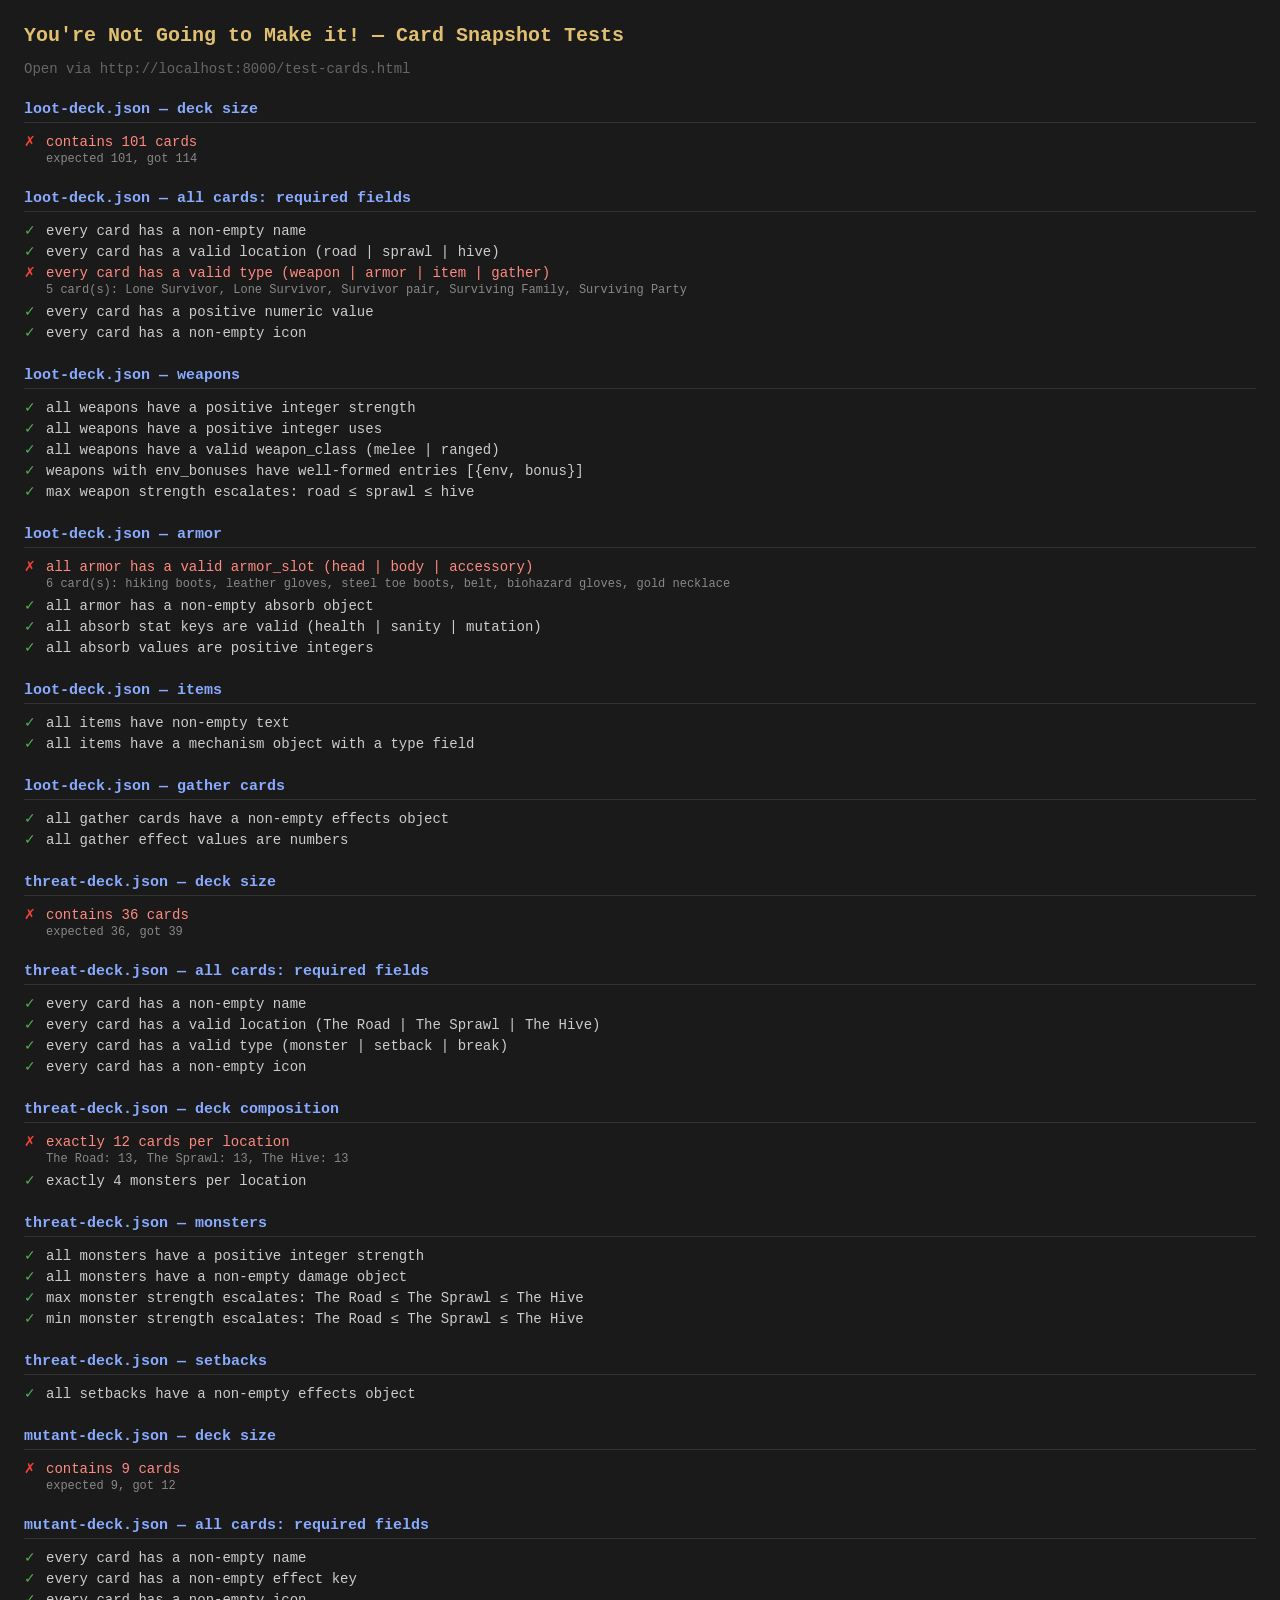
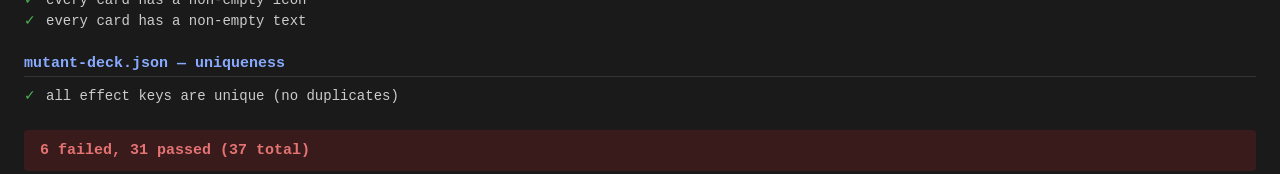
<file: test-cards.html>
<!DOCTYPE html>
<html lang="en">
<head>
  <meta charset="UTF-8">
  <title>You're Not Going to Make it! — Card Snapshot Tests</title>
  <style>
    body {
      background: #1a1a1a;
      color: #ccc;
      font-family: monospace;
      font-size: 14px;
      padding: 24px;
      margin: 0;
    }
    h1 { color: #e0c070; margin: 0 0 4px; font-size: 20px; }
    .subtitle { color: #666; margin-bottom: 24px; }

    .suite { margin-bottom: 24px; }
    .suite-name {
      color: #88aaff;
      font-size: 15px;
      font-weight: bold;
      border-bottom: 1px solid #333;
      padding-bottom: 4px;
      margin-bottom: 8px;
    }

    .test { display: flex; align-items: baseline; gap: 8px; padding: 2px 0; }
    .icon { width: 14px; flex-shrink: 0; }
    .pass .icon { color: #4caf50; }
    .fail .icon { color: #f44336; }
    .desc { flex: 1; }
    .fail .desc { color: #ff8a80; }
    .detail {
      color: #888;
      font-size: 12px;
      margin-left: 22px;
      margin-bottom: 4px;
    }
    .fail .detail { color: #ff6e6e; }

    #loading { color: #888; }
    #summary {
      margin-top: 24px;
      padding: 12px 16px;
      border-radius: 4px;
      font-size: 15px;
      font-weight: bold;
    }
    .summary-pass { background: #1b3a1f; color: #81c784; }
    .summary-fail { background: #3a1b1b; color: #e57373; }
  </style>
</head>
<body>
  <h1>You're Not Going to Make it! — Card Snapshot Tests</h1>
  <p class="subtitle">Open via <code>http://localhost:8000/test-cards.html</code></p>
  <div id="loading">Loading JSON decks…</div>
  <div id="output" style="display:none"></div>
  <div id="summary"></div>

  <script>
    /* ── Tiny test harness ─────────────────────────────────────────── */
    const suites = [];
    let currentSuite = null;

    function describe(name, fn) {
      currentSuite = { name, tests: [] };
      suites.push(currentSuite);
      fn();
      currentSuite = null;
    }

    // Passes an assertion function; throws Error with detail on failure.
    function it(desc, fn) {
      try {
        fn();
        currentSuite.tests.push({ desc, pass: true });
      } catch (e) {
        currentSuite.tests.push({ desc, pass: false, detail: e.message });
      }
    }

    // Collect all offending card names, then throw once with the full list.
    function assertAll(cards, predicate, message) {
      const bad = cards.filter(c => !predicate(c));
      if (bad.length > 0) {
        const names = bad.map(c => c.name ?? '(unnamed)').join(', ');
        throw new Error(`${bad.length} card(s): ${names}`);
      }
    }

    /* ══════════════════════════════════════════════════════════════════
       CONSTANTS (mirrors game values)
    ══════════════════════════════════════════════════════════════════ */
    const VALID_LOOT_LOCATIONS  = new Set(['road', 'sprawl', 'hive']);
    const VALID_LOOT_TYPES      = new Set(['weapon', 'armor', 'item', 'gather']);
    const VALID_WEAPON_CLASSES  = new Set(['melee', 'ranged']);
    const VALID_ARMOR_SLOTS     = new Set(['head', 'body', 'accessory']);
    const VALID_ABSORB_STATS    = new Set(['health', 'sanity', 'mutation']);
    const VALID_THREAT_LOCS     = new Set(['The Road', 'The Sprawl', 'The Hive']);
    const VALID_THREAT_TYPES    = new Set(['monster', 'setback', 'break']);

    /* ══════════════════════════════════════════════════════════════════
       HELPERS
    ══════════════════════════════════════════════════════════════════ */
    const nonEmptyStr = v => typeof v === 'string' && v.trim().length > 0;
    const positiveInt = v => Number.isInteger(v) && v > 0;
    const positiveNum = v => typeof v === 'number' && v > 0;
    const nonEmptyObj = v => v !== null && typeof v === 'object' && !Array.isArray(v) && Object.keys(v).length > 0;

    function cardsByLocation(cards, loc) {
      return cards.filter(c => c.location === loc);
    }
    function cardsByType(cards, type) {
      return cards.filter(c => c.type === type);
    }
    function maxBy(arr, fn) {
      return arr.reduce((best, x) => Math.max(best, fn(x)), -Infinity);
    }
    function minBy(arr, fn) {
      return arr.reduce((best, x) => Math.min(best, fn(x)), Infinity);
    }

    /* ══════════════════════════════════════════════════════════════════
       TESTS
    ══════════════════════════════════════════════════════════════════ */
    function runTests(loot, threats, mutants) {

      /* ────────────────────────────────────────────────────────────
         LOOT DECK
      ──────────────────────────────────────────────────────────── */

      describe('loot-deck.json — deck size', () => {
        it('contains 101 cards', () => {
          if (loot.length !== 101) throw new Error(`expected 101, got ${loot.length}`);
        });
      });

      describe('loot-deck.json — all cards: required fields', () => {
        it('every card has a non-empty name', () => {
          assertAll(loot, c => nonEmptyStr(c.name));
        });

        it('every card has a valid location (road | sprawl | hive)', () => {
          assertAll(loot, c => VALID_LOOT_LOCATIONS.has(c.location));
        });

        it('every card has a valid type (weapon | armor | item | gather)', () => {
          assertAll(loot, c => VALID_LOOT_TYPES.has(c.type));
        });

        it('every card has a positive numeric value', () => {
          assertAll(loot, c => positiveNum(c.value));
        });

        it('every card has a non-empty icon', () => {
          assertAll(loot, c => nonEmptyStr(c.icon));
        });
      });

      describe('loot-deck.json — weapons', () => {
        const weapons = cardsByType(loot, 'weapon');

        it('all weapons have a positive integer strength', () => {
          assertAll(weapons, c => positiveInt(c.strength));
        });

        it('all weapons have a positive integer uses', () => {
          assertAll(weapons, c => positiveInt(c.uses));
        });

        it('all weapons have a valid weapon_class (melee | ranged)', () => {
          assertAll(weapons, c => VALID_WEAPON_CLASSES.has(c.weapon_class));
        });

        it('weapons with env_bonuses have well-formed entries [{env, bonus}]', () => {
          const bad = weapons.filter(c => {
            if (!c.env_bonuses) return false; // optional field — skip if absent
            if (!Array.isArray(c.env_bonuses) || c.env_bonuses.length === 0) return true;
            return c.env_bonuses.some(e => !nonEmptyStr(e.env) || typeof e.bonus !== 'number');
          });
          if (bad.length > 0)
            throw new Error(`malformed env_bonuses on: ${bad.map(c => c.name).join(', ')}`);
        });

        it('max weapon strength escalates: road ≤ sprawl ≤ hive', () => {
          const maxStr = loc => maxBy(cardsByLocation(weapons, loc), c => c.strength);
          const [road, sprawl, hive] = [maxStr('road'), maxStr('sprawl'), maxStr('hive')];
          if (!(road <= sprawl && sprawl <= hive))
            throw new Error(`road(${road}) → sprawl(${sprawl}) → hive(${hive}) does not escalate`);
        });
      });

      describe('loot-deck.json — armor', () => {
        const armor = cardsByType(loot, 'armor');

        it('all armor has a valid armor_slot (head | body | accessory)', () => {
          assertAll(armor, c => VALID_ARMOR_SLOTS.has(c.armor_slot));
        });

        it('all armor has a non-empty absorb object', () => {
          assertAll(armor, c => nonEmptyObj(c.absorb));
        });

        it('all absorb stat keys are valid (health | sanity | mutation)', () => {
          const bad = armor.filter(c =>
            Object.keys(c.absorb).some(k => !VALID_ABSORB_STATS.has(k))
          );
          if (bad.length > 0)
            throw new Error(`invalid absorb keys on: ${bad.map(c => c.name).join(', ')}`);
        });

        it('all absorb values are positive integers', () => {
          const bad = armor.filter(c =>
            Object.values(c.absorb).some(v => !positiveInt(v))
          );
          if (bad.length > 0)
            throw new Error(`non-integer absorb values on: ${bad.map(c => c.name).join(', ')}`);
        });
      });

      describe('loot-deck.json — items', () => {
        const items = cardsByType(loot, 'item');

        it('all items have non-empty text', () => {
          assertAll(items, c => nonEmptyStr(c.text));
        });

        it('all items have a mechanism object with a type field', () => {
          assertAll(items, c => nonEmptyObj(c.mechanism) && nonEmptyStr(c.mechanism.type));
        });
      });

      describe('loot-deck.json — gather cards', () => {
        const gather = cardsByType(loot, 'gather');

        it('all gather cards have a non-empty effects object', () => {
          assertAll(gather, c => nonEmptyObj(c.effects));
        });

        it('all gather effect values are numbers', () => {
          const bad = gather.filter(c =>
            Object.values(c.effects).some(v => typeof v !== 'number')
          );
          if (bad.length > 0)
            throw new Error(`non-numeric effects on: ${bad.map(c => c.name).join(', ')}`);
        });
      });

      /* ────────────────────────────────────────────────────────────
         THREAT DECK
      ──────────────────────────────────────────────────────────── */

      describe('threat-deck.json — deck size', () => {
        it('contains 36 cards', () => {
          if (threats.length !== 36) throw new Error(`expected 36, got ${threats.length}`);
        });
      });

      describe('threat-deck.json — all cards: required fields', () => {
        it('every card has a non-empty name', () => {
          assertAll(threats, c => nonEmptyStr(c.name));
        });

        it('every card has a valid location (The Road | The Sprawl | The Hive)', () => {
          assertAll(threats, c => VALID_THREAT_LOCS.has(c.location));
        });

        it('every card has a valid type (monster | setback | break)', () => {
          assertAll(threats, c => VALID_THREAT_TYPES.has(c.type));
        });

        it('every card has a non-empty icon', () => {
          assertAll(threats, c => nonEmptyStr(c.icon));
        });
      });

      describe('threat-deck.json — deck composition', () => {
        it('exactly 12 cards per location', () => {
          const counts = [...VALID_THREAT_LOCS].map(loc => ({
            loc,
            n: threats.filter(c => c.location === loc).length
          }));
          const bad = counts.filter(x => x.n !== 12);
          if (bad.length > 0)
            throw new Error(bad.map(x => `${x.loc}: ${x.n}`).join(', '));
        });

        it('exactly 4 monsters per location', () => {
          const counts = [...VALID_THREAT_LOCS].map(loc => ({
            loc,
            n: threats.filter(c => c.location === loc && c.type === 'monster').length
          }));
          const bad = counts.filter(x => x.n !== 4);
          if (bad.length > 0)
            throw new Error(bad.map(x => `${x.loc}: ${x.n} monster(s)`).join(', '));
        });
      });

      describe('threat-deck.json — monsters', () => {
        const monsters = cardsByType(threats, 'monster');

        it('all monsters have a positive integer strength', () => {
          assertAll(monsters, c => positiveInt(c.strength));
        });

        it('all monsters have a non-empty damage object', () => {
          assertAll(monsters, c => nonEmptyObj(c.damage));
        });

        it('max monster strength escalates: The Road ≤ The Sprawl ≤ The Hive', () => {
          const maxStr = loc => maxBy(cardsByLocation(monsters, loc), c => c.strength);
          const [road, sprawl, hive] = [maxStr('The Road'), maxStr('The Sprawl'), maxStr('The Hive')];
          if (!(road <= sprawl && sprawl <= hive))
            throw new Error(`road(${road}) → sprawl(${sprawl}) → hive(${hive}) does not escalate`);
        });

        it('min monster strength escalates: The Road ≤ The Sprawl ≤ The Hive', () => {
          const minStr = loc => minBy(cardsByLocation(monsters, loc), c => c.strength);
          const [road, sprawl, hive] = [minStr('The Road'), minStr('The Sprawl'), minStr('The Hive')];
          if (!(road <= sprawl && sprawl <= hive))
            throw new Error(`road(${road}) → sprawl(${sprawl}) → hive(${hive}) does not escalate`);
        });
      });

      describe('threat-deck.json — setbacks', () => {
        const setbacks = cardsByType(threats, 'setback');

        it('all setbacks have a non-empty effects object', () => {
          assertAll(setbacks, c => nonEmptyObj(c.effects));
        });
      });

      /* ────────────────────────────────────────────────────────────
         MUTANT DECK
      ──────────────────────────────────────────────────────────── */

      describe('mutant-deck.json — deck size', () => {
        it('contains 9 cards', () => {
          if (mutants.length !== 9) throw new Error(`expected 9, got ${mutants.length}`);
        });
      });

      describe('mutant-deck.json — all cards: required fields', () => {
        it('every card has a non-empty name', () => {
          assertAll(mutants, c => nonEmptyStr(c.name));
        });

        it('every card has a non-empty effect key', () => {
          assertAll(mutants, c => nonEmptyStr(c.effect));
        });

        it('every card has a non-empty icon', () => {
          assertAll(mutants, c => nonEmptyStr(c.icon));
        });

        it('every card has a non-empty text', () => {
          assertAll(mutants, c => nonEmptyStr(c.text));
        });
      });

      describe('mutant-deck.json — uniqueness', () => {
        it('all effect keys are unique (no duplicates)', () => {
          const effects = mutants.map(c => c.effect);
          const dupes = effects.filter((e, i) => effects.indexOf(e) !== i);
          if (dupes.length > 0)
            throw new Error(`duplicate effects: ${dupes.join(', ')}`);
        });
      });
    }

    /* ══════════════════════════════════════════════════════════════════
       LOAD JSON AND RUN
    ══════════════════════════════════════════════════════════════════ */
    Promise.all([
      fetch('data/loot-deck.json').then(r => r.json()),
      fetch('data/threat-deck.json').then(r => r.json()),
      fetch('data/mutant-deck.json').then(r => r.json()),
    ]).then(([lootRaw, threatRaw, mutantRaw]) => {
      const loot    = lootRaw.loot_deck;
      const threats = threatRaw.threat_deck;
      const mutants = mutantRaw.mutant_deck;

      runTests(loot, threats, mutants);
      render();
    }).catch(err => {
      document.getElementById('loading').textContent = `Failed to load JSON: ${err.message}`;
    });

    /* ══════════════════════════════════════════════════════════════════
       RENDER
    ══════════════════════════════════════════════════════════════════ */
    function render() {
      document.getElementById('loading').style.display = 'none';
      const out = document.getElementById('output');
      out.style.display = '';

      let totalPass = 0, totalFail = 0;

      for (const suite of suites) {
        const div = document.createElement('div');
        div.className = 'suite';

        const title = document.createElement('div');
        title.className = 'suite-name';
        title.textContent = suite.name;
        div.appendChild(title);

        for (const t of suite.tests) {
          const row = document.createElement('div');
          row.className = `test ${t.pass ? 'pass' : 'fail'}`;

          const icon = document.createElement('span');
          icon.className = 'icon';
          icon.textContent = t.pass ? '✓' : '✗';

          const desc = document.createElement('span');
          desc.className = 'desc';
          desc.textContent = t.desc;

          row.appendChild(icon);
          row.appendChild(desc);
          div.appendChild(row);

          if (!t.pass && t.detail) {
            const detail = document.createElement('div');
            detail.className = 'detail';
            detail.textContent = t.detail;
            div.appendChild(detail);
          }

          t.pass ? totalPass++ : totalFail++;
        }

        out.appendChild(div);
      }

      const summary = document.getElementById('summary');
      summary.className = totalFail === 0 ? 'summary-pass' : 'summary-fail';
      summary.textContent = totalFail === 0
        ? `All ${totalPass} tests passed`
        : `${totalFail} failed, ${totalPass} passed (${totalPass + totalFail} total)`;
    }
  </script>
</body>
</html>
</file>
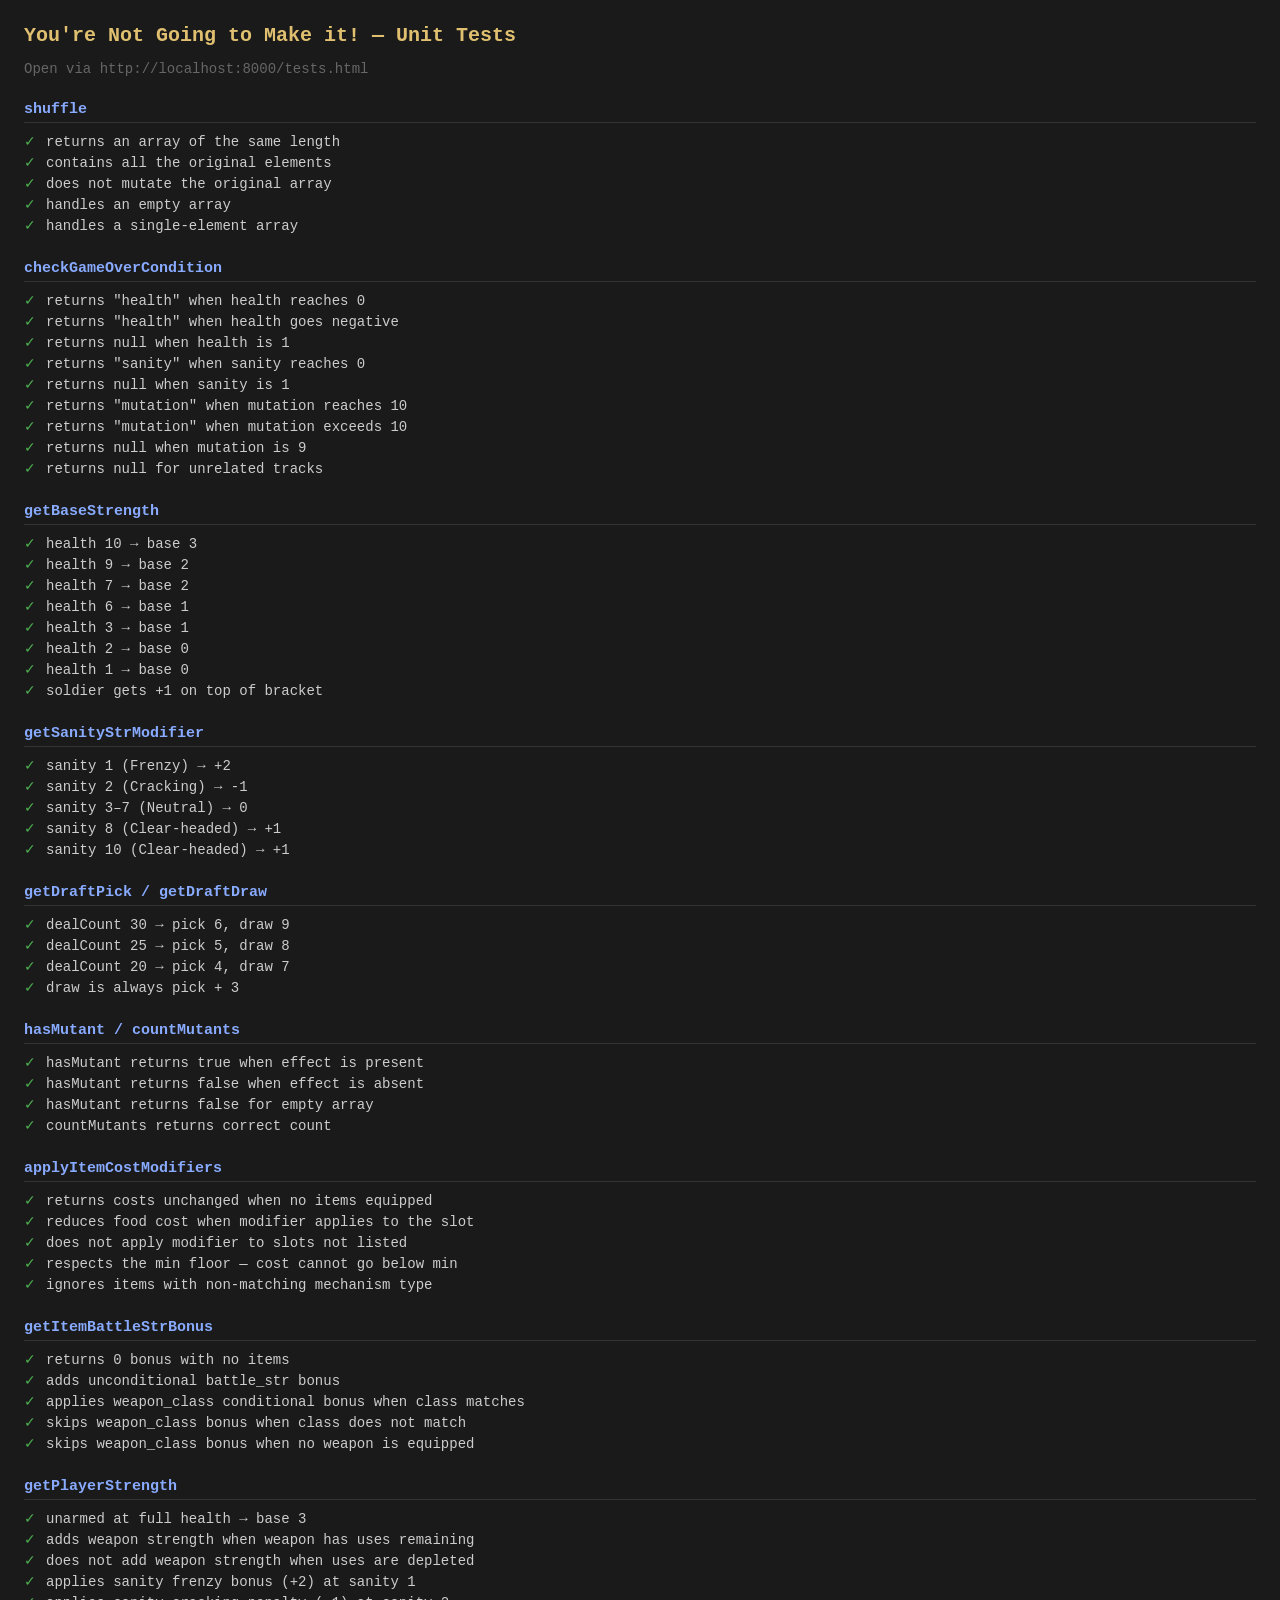
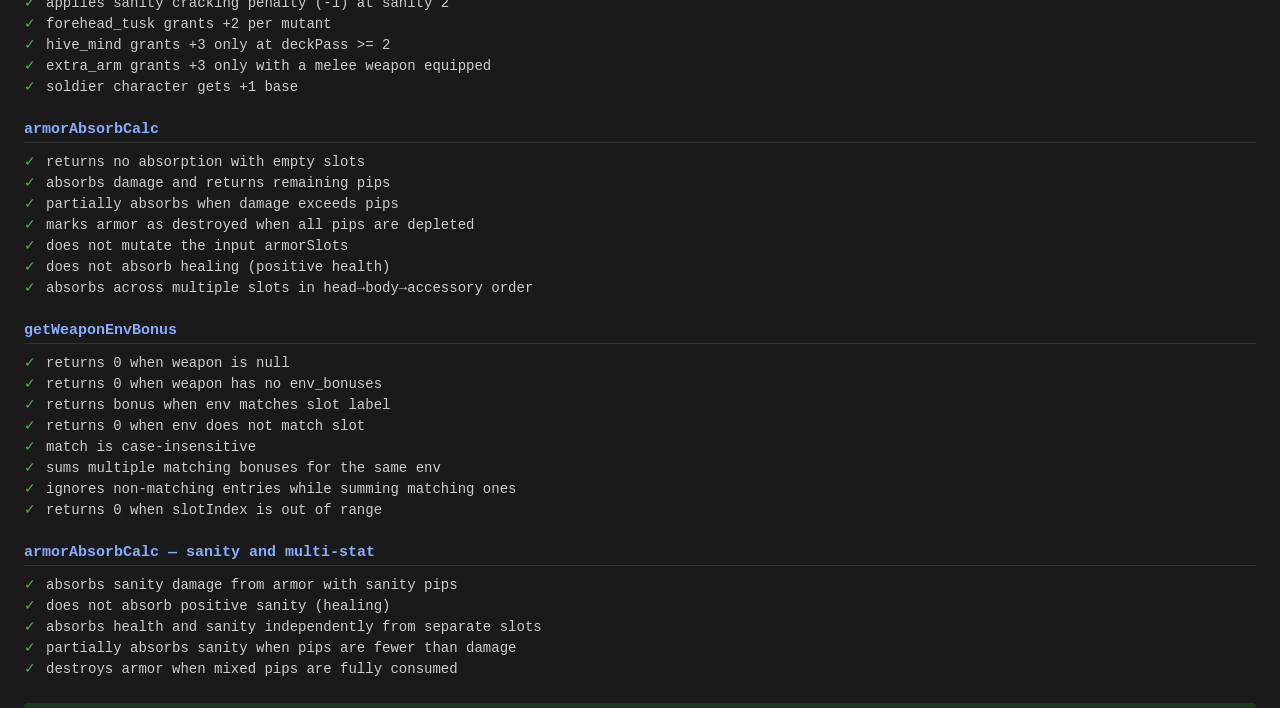
<file: tests.html>
<!DOCTYPE html>
<html lang="en">
<head>
  <meta charset="UTF-8">
  <title>You're Not Going to Make it! — Unit Tests</title>
  <style>
    body {
      background: #1a1a1a;
      color: #ccc;
      font-family: monospace;
      font-size: 14px;
      padding: 24px;
      margin: 0;
    }
    h1 { color: #e0c070; margin: 0 0 4px; font-size: 20px; }
    .subtitle { color: #666; margin-bottom: 24px; }

    .suite { margin-bottom: 24px; }
    .suite-name {
      color: #88aaff;
      font-size: 15px;
      font-weight: bold;
      border-bottom: 1px solid #333;
      padding-bottom: 4px;
      margin-bottom: 8px;
    }

    .test { display: flex; align-items: baseline; gap: 8px; padding: 2px 0; }
    .icon { width: 14px; flex-shrink: 0; }
    .pass .icon { color: #4caf50; }
    .fail .icon { color: #f44336; }
    .desc { flex: 1; }
    .fail .desc { color: #ff8a80; }
    .detail {
      color: #888;
      font-size: 12px;
      margin-left: 22px;
      margin-bottom: 4px;
    }
    .fail .detail { color: #ff6e6e; }

    #summary {
      margin-top: 24px;
      padding: 12px 16px;
      border-radius: 4px;
      font-size: 15px;
      font-weight: bold;
    }
    .summary-pass { background: #1b3a1f; color: #81c784; }
    .summary-fail { background: #3a1b1b; color: #e57373; }
  </style>
</head>
<body>
  <h1>You're Not Going to Make it! — Unit Tests</h1>
  <p class="subtitle">Open via <code>http://localhost:8000/tests.html</code></p>
  <div id="output"></div>
  <div id="summary"></div>

  <script src="game-logic.js"></script>
  <script>
    /* ── Tiny test harness ────────────────────────────────── */
    const suites = [];
    let currentSuite = null;

    function describe(name, fn) {
      currentSuite = { name, tests: [] };
      suites.push(currentSuite);
      fn();
      currentSuite = null;
    }

    function it(desc, fn) {
      try {
        fn();
        currentSuite.tests.push({ desc, pass: true });
      } catch (e) {
        currentSuite.tests.push({ desc, pass: false, detail: e.message });
      }
    }

    function expect(actual) {
      return {
        toBe(expected) {
          if (actual !== expected)
            throw new Error(`expected ${JSON.stringify(expected)}, got ${JSON.stringify(actual)}`);
        },
        toEqual(expected) {
          const a = JSON.stringify(actual), b = JSON.stringify(expected);
          if (a !== b) throw new Error(`expected ${b}, got ${a}`);
        },
        toBeGreaterThan(n) {
          if (!(actual > n)) throw new Error(`expected ${actual} > ${n}`);
        },
        toBeLessThan(n) {
          if (!(actual < n)) throw new Error(`expected ${actual} < ${n}`);
        },
        toContain(item) {
          if (!actual.includes(item))
            throw new Error(`expected array to contain ${JSON.stringify(item)}`);
        },
        toBeNull() {
          if (actual !== null) throw new Error(`expected null, got ${JSON.stringify(actual)}`);
        },
        toBeTruthy() {
          if (!actual) throw new Error(`expected truthy, got ${JSON.stringify(actual)}`);
        },
        toBeFalsy() {
          if (actual) throw new Error(`expected falsy, got ${JSON.stringify(actual)}`);
        },
      };
    }

    /* ═══════════════════════════════════════════════════════════
       TESTS
    ═══════════════════════════════════════════════════════════ */

    /* ── shuffle ─────────────────────────────────────────── */
    describe('shuffle', () => {
      it('returns an array of the same length', () => {
        const arr = [1, 2, 3, 4, 5];
        expect(shuffle(arr).length).toBe(5);
      });

      it('contains all the original elements', () => {
        const arr = [1, 2, 3, 4, 5];
        const result = shuffle(arr);
        for (const x of arr) expect(result).toContain(x);
      });

      it('does not mutate the original array', () => {
        const arr = [1, 2, 3];
        shuffle(arr);
        expect(arr).toEqual([1, 2, 3]);
      });

      it('handles an empty array', () => {
        expect(shuffle([])).toEqual([]);
      });

      it('handles a single-element array', () => {
        expect(shuffle([42])).toEqual([42]);
      });
    });

    /* ── checkGameOverCondition ───────────────────────────── */
    describe('checkGameOverCondition', () => {
      it('returns "health" when health reaches 0', () => {
        expect(checkGameOverCondition('health', 0)).toBe('health');
      });

      it('returns "health" when health goes negative', () => {
        expect(checkGameOverCondition('health', -1)).toBe('health');
      });

      it('returns null when health is 1', () => {
        expect(checkGameOverCondition('health', 1)).toBeNull();
      });

      it('returns "sanity" when sanity reaches 0', () => {
        expect(checkGameOverCondition('sanity', 0)).toBe('sanity');
      });

      it('returns null when sanity is 1', () => {
        expect(checkGameOverCondition('sanity', 1)).toBeNull();
      });

      it('returns "mutation" when mutation reaches 10', () => {
        expect(checkGameOverCondition('mutation', 10)).toBe('mutation');
      });

      it('returns "mutation" when mutation exceeds 10', () => {
        expect(checkGameOverCondition('mutation', 11)).toBe('mutation');
      });

      it('returns null when mutation is 9', () => {
        expect(checkGameOverCondition('mutation', 9)).toBeNull();
      });

      it('returns null for unrelated tracks', () => {
        expect(checkGameOverCondition('food', 0)).toBeNull();
      });
    });

    /* ── getBaseStrength ─────────────────────────────────── */
    describe('getBaseStrength', () => {
      it('health 10 → base 3', () => {
        expect(getBaseStrength(10, 'default')).toBe(3);
      });

      it('health 9 → base 2', () => {
        expect(getBaseStrength(9, 'default')).toBe(2);
      });

      it('health 7 → base 2', () => {
        expect(getBaseStrength(7, 'default')).toBe(2);
      });

      it('health 6 → base 1', () => {
        expect(getBaseStrength(6, 'default')).toBe(1);
      });

      it('health 3 → base 1', () => {
        expect(getBaseStrength(3, 'default')).toBe(1);
      });

      it('health 2 → base 0', () => {
        expect(getBaseStrength(2, 'default')).toBe(0);
      });

      it('health 1 → base 0', () => {
        expect(getBaseStrength(1, 'default')).toBe(0);
      });

      it('soldier gets +1 on top of bracket', () => {
        expect(getBaseStrength(10, 'soldier')).toBe(4);
        expect(getBaseStrength(5, 'soldier')).toBe(2);
        expect(getBaseStrength(1, 'soldier')).toBe(1);
      });
    });

    /* ── getSanityStrModifier ────────────────────────────── */
    describe('getSanityStrModifier', () => {
      it('sanity 1 (Frenzy) → +2', () => {
        expect(getSanityStrModifier(1)).toBe(2);
      });

      it('sanity 2 (Cracking) → -1', () => {
        expect(getSanityStrModifier(2)).toBe(-1);
      });

      it('sanity 3–7 (Neutral) → 0', () => {
        for (const s of [3, 4, 5, 6, 7]) {
          expect(getSanityStrModifier(s)).toBe(0);
        }
      });

      it('sanity 8 (Clear-headed) → +1', () => {
        expect(getSanityStrModifier(8)).toBe(1);
      });

      it('sanity 10 (Clear-headed) → +1', () => {
        expect(getSanityStrModifier(10)).toBe(1);
      });
    });

    /* ── getDraftPick / getDraftDraw ─────────────────────── */
    describe('getDraftPick / getDraftDraw', () => {
      it('dealCount 30 → pick 6, draw 9', () => {
        expect(getDraftPick(30)).toBe(6);
        expect(getDraftDraw(30)).toBe(9);
      });

      it('dealCount 25 → pick 5, draw 8', () => {
        expect(getDraftPick(25)).toBe(5);
        expect(getDraftDraw(25)).toBe(8);
      });

      it('dealCount 20 → pick 4, draw 7', () => {
        expect(getDraftPick(20)).toBe(4);
        expect(getDraftDraw(20)).toBe(7);
      });

      it('draw is always pick + 3', () => {
        for (const n of [15, 20, 25, 30, 35]) {
          expect(getDraftDraw(n)).toBe(getDraftPick(n) + 3);
        }
      });
    });

    /* ── hasMutant / countMutants ─────────────────────────── */
    describe('hasMutant / countMutants', () => {
      const cards = [
        { effect: 'forehead_tusk' },
        { effect: 'forehead_tusk' },
        { effect: 'hive_mind' },
      ];

      it('hasMutant returns true when effect is present', () => {
        expect(hasMutant('forehead_tusk', cards)).toBeTruthy();
      });

      it('hasMutant returns false when effect is absent', () => {
        expect(hasMutant('extra_arm', cards)).toBeFalsy();
      });

      it('hasMutant returns false for empty array', () => {
        expect(hasMutant('hive_mind', [])).toBeFalsy();
      });

      it('countMutants returns correct count', () => {
        expect(countMutants('forehead_tusk', cards)).toBe(2);
        expect(countMutants('hive_mind', cards)).toBe(1);
        expect(countMutants('extra_arm', cards)).toBe(0);
      });
    });

    /* ── applyItemCostModifiers ──────────────────────────── */
    describe('applyItemCostModifiers', () => {
      const baseCosts = { food: 2, threat: 1, mutation: 0, health: 0, sanity: 0 };

      it('returns costs unchanged when no items equipped', () => {
        expect(applyItemCostModifiers(0, baseCosts, [null, null, null]))
          .toEqual(baseCosts);
      });

      it('reduces food cost when modifier applies to the slot', () => {
        const compass = {
          name: 'Compass',
          mechanism: { type: 'cost_modifier', cost: 'food', amount: -1, min: 0, slots: [0, 1] }
        };
        const result = applyItemCostModifiers(0, { ...baseCosts, food: 2 }, [compass]);
        expect(result.food).toBe(1);
      });

      it('does not apply modifier to slots not listed', () => {
        const compass = {
          name: 'Compass',
          mechanism: { type: 'cost_modifier', cost: 'food', amount: -1, min: 0, slots: [0, 1] }
        };
        const result = applyItemCostModifiers(2, { ...baseCosts, food: 2 }, [compass]);
        expect(result.food).toBe(2);
      });

      it('respects the min floor — cost cannot go below min', () => {
        const item = {
          name: 'Big Discount',
          mechanism: { type: 'cost_modifier', cost: 'food', amount: -5, min: 1, slots: [0] }
        };
        const result = applyItemCostModifiers(0, { ...baseCosts, food: 2 }, [item]);
        expect(result.food).toBe(1);
      });

      it('ignores items with non-matching mechanism type', () => {
        const battleItem = {
          name: 'Sword',
          mechanism: { type: 'battle_str', bonus: 2 }
        };
        const result = applyItemCostModifiers(0, baseCosts, [battleItem]);
        expect(result).toEqual(baseCosts);
      });
    });

    /* ── getItemBattleStrBonus ───────────────────────────── */
    describe('getItemBattleStrBonus', () => {
      it('returns 0 bonus with no items', () => {
        const { bonus } = getItemBattleStrBonus(true, { weapon_class: 'melee' }, [null, null]);
        expect(bonus).toBe(0);
      });

      it('adds unconditional battle_str bonus', () => {
        const item = {
          name: 'Stimpack',
          mechanism: { type: 'battle_str', bonus: 2 }
        };
        const { bonus } = getItemBattleStrBonus(true, { weapon_class: 'melee' }, [item]);
        expect(bonus).toBe(2);
      });

      it('applies weapon_class conditional bonus when class matches', () => {
        const item = {
          name: 'Sharpening Stone',
          mechanism: { type: 'battle_str', bonus: 1, condition: 'weapon_class', weapon_classes: ['melee'] }
        };
        const { bonus } = getItemBattleStrBonus(true, { weapon_class: 'melee' }, [item]);
        expect(bonus).toBe(1);
      });

      it('skips weapon_class bonus when class does not match', () => {
        const item = {
          name: 'Sharpening Stone',
          mechanism: { type: 'battle_str', bonus: 1, condition: 'weapon_class', weapon_classes: ['melee'] }
        };
        const { bonus } = getItemBattleStrBonus(true, { weapon_class: 'ranged' }, [item]);
        expect(bonus).toBe(0);
      });

      it('skips weapon_class bonus when no weapon is equipped', () => {
        const item = {
          name: 'Sharpening Stone',
          mechanism: { type: 'battle_str', bonus: 1, condition: 'weapon_class', weapon_classes: ['melee'] }
        };
        const { bonus } = getItemBattleStrBonus(false, null, [item]);
        expect(bonus).toBe(0);
      });
    });

    /* ── getPlayerStrength ───────────────────────────────── */
    describe('getPlayerStrength', () => {
      const baseState = {
        healthVal: 10,
        sanityVal: 5,
        character: 'default',
        weapon: null,
        weaponUsesRemaining: 0,
        itemSlots: [],
        mutantCards: [],
        deckPass: 0,
      };

      it('unarmed at full health → base 3', () => {
        expect(getPlayerStrength(baseState)).toBe(3);
      });

      it('adds weapon strength when weapon has uses remaining', () => {
        const state = { ...baseState, weapon: { strength: 4, weapon_class: 'melee' }, weaponUsesRemaining: 3 };
        expect(getPlayerStrength(state)).toBe(7); // 3 base + 4 weapon
      });

      it('does not add weapon strength when uses are depleted', () => {
        const state = { ...baseState, weapon: { strength: 4, weapon_class: 'melee' }, weaponUsesRemaining: 0 };
        expect(getPlayerStrength(state)).toBe(3);
      });

      it('applies sanity frenzy bonus (+2) at sanity 1', () => {
        const state = { ...baseState, sanityVal: 1 };
        expect(getPlayerStrength(state)).toBe(5); // 3 + 2
      });

      it('applies sanity cracking penalty (-1) at sanity 2', () => {
        const state = { ...baseState, sanityVal: 2 };
        expect(getPlayerStrength(state)).toBe(2); // 3 - 1
      });

      it('forehead_tusk grants +2 per mutant', () => {
        const state = {
          ...baseState,
          mutantCards: [{ effect: 'forehead_tusk' }, { effect: 'forehead_tusk' }]
        };
        expect(getPlayerStrength(state)).toBe(7); // 3 + 4
      });

      it('hive_mind grants +3 only at deckPass >= 2', () => {
        const stateHive  = { ...baseState, mutantCards: [{ effect: 'hive_mind' }], deckPass: 2 };
        const stateRoad  = { ...baseState, mutantCards: [{ effect: 'hive_mind' }], deckPass: 0 };
        expect(getPlayerStrength(stateHive)).toBe(6);  // 3 + 3
        expect(getPlayerStrength(stateRoad)).toBe(3);  // no bonus
      });

      it('extra_arm grants +3 only with a melee weapon equipped', () => {
        const noWeapon   = { ...baseState, mutantCards: [{ effect: 'extra_arm' }] };
        const withMelee  = { ...baseState, weapon: { strength: 2, weapon_class: 'melee' }, weaponUsesRemaining: 1, mutantCards: [{ effect: 'extra_arm' }] };
        const withRanged = { ...baseState, weapon: { strength: 2, weapon_class: 'ranged' }, weaponUsesRemaining: 1, mutantCards: [{ effect: 'extra_arm' }] };
        expect(getPlayerStrength(noWeapon)).toBe(3);   // no bonus
        expect(getPlayerStrength(withMelee)).toBe(8);  // 3 + 2 weapon + 3 extra_arm
        expect(getPlayerStrength(withRanged)).toBe(5); // 3 + 2 weapon, no extra_arm
      });

      it('soldier character gets +1 base', () => {
        const state = { ...baseState, character: 'soldier' };
        expect(getPlayerStrength(state)).toBe(4);
      });
    });

    /* ── armorAbsorbCalc ─────────────────────────────────── */
    describe('armorAbsorbCalc', () => {
      const helmet = { card: { name: 'Helmet' }, pips: { health: 2 } };

      it('returns no absorption with empty slots', () => {
        const { absorbed } = armorAbsorbCalc({ health: -3 }, { head: null, body: null, accessory: null });
        expect(absorbed).toEqual({});
      });

      it('absorbs damage and returns remaining pips', () => {
        const toughHelmet = { card: { name: 'Helmet' }, pips: { health: 3 } };
        const { absorbed, newArmorSlots } = armorAbsorbCalc(
          { health: -2 },
          { head: toughHelmet, body: null, accessory: null }
        );
        expect(absorbed.health).toBe(2);
        expect(newArmorSlots.head.pips.health).toBe(1);
      });

      it('partially absorbs when damage exceeds pips', () => {
        const { absorbed } = armorAbsorbCalc(
          { health: -5 },
          { head: helmet, body: null, accessory: null }
        );
        expect(absorbed.health).toBe(2); // only 2 pips available
      });

      it('marks armor as destroyed when all pips are depleted', () => {
        const { newArmorSlots, lines } = armorAbsorbCalc(
          { health: -2 },
          { head: helmet, body: null, accessory: null }
        );
        expect(newArmorSlots.head).toBeNull();
        expect(lines.some(l => l.includes('destroyed'))).toBeTruthy();
      });

      it('does not mutate the input armorSlots', () => {
        const slots = { head: { card: { name: 'Helmet' }, pips: { health: 2 } }, body: null, accessory: null };
        armorAbsorbCalc({ health: -2 }, slots);
        expect(slots.head.pips.health).toBe(2); // unchanged
      });

      it('does not absorb healing (positive health)', () => {
        const { absorbed } = armorAbsorbCalc(
          { health: 3 },
          { head: helmet, body: null, accessory: null }
        );
        expect(absorbed).toEqual({});
      });

      it('absorbs across multiple slots in head→body→accessory order', () => {
        const body = { card: { name: 'Vest' }, pips: { health: 2 } };
        const { absorbed } = armorAbsorbCalc(
          { health: -4 },
          { head: helmet, body, accessory: null }
        );
        expect(absorbed.health).toBe(4); // 2 from helmet + 2 from vest
      });
    });

    /* ── getWeaponEnvBonus ──────────────────────────────────── */
    describe('getWeaponEnvBonus', () => {
      const SLOT_ENVS = [
        { label: 'Road' },
        { label: 'Ruins' },
        { label: 'Forest' },
      ];

      it('returns 0 when weapon is null', () => {
        expect(getWeaponEnvBonus(null, 0, SLOT_ENVS)).toBe(0);
      });

      it('returns 0 when weapon has no env_bonuses', () => {
        expect(getWeaponEnvBonus({ name: 'Machete' }, 0, SLOT_ENVS)).toBe(0);
      });

      it('returns bonus when env matches slot label', () => {
        const weapon = { env_bonuses: [{ env: 'Forest', bonus: 2 }] };
        expect(getWeaponEnvBonus(weapon, 2, SLOT_ENVS)).toBe(2);
      });

      it('returns 0 when env does not match slot', () => {
        const weapon = { env_bonuses: [{ env: 'Forest', bonus: 2 }] };
        expect(getWeaponEnvBonus(weapon, 0, SLOT_ENVS)).toBe(0); // slot 0 = Road
      });

      it('match is case-insensitive', () => {
        const weapon = { env_bonuses: [{ env: 'FOREST', bonus: 1 }] };
        expect(getWeaponEnvBonus(weapon, 2, SLOT_ENVS)).toBe(1);
      });

      it('sums multiple matching bonuses for the same env', () => {
        const weapon = { env_bonuses: [{ env: 'Road', bonus: 1 }, { env: 'Road', bonus: 2 }] };
        expect(getWeaponEnvBonus(weapon, 0, SLOT_ENVS)).toBe(3);
      });

      it('ignores non-matching entries while summing matching ones', () => {
        const weapon = { env_bonuses: [{ env: 'Road', bonus: 3 }, { env: 'Forest', bonus: 5 }] };
        expect(getWeaponEnvBonus(weapon, 0, SLOT_ENVS)).toBe(3);
        expect(getWeaponEnvBonus(weapon, 2, SLOT_ENVS)).toBe(5);
      });

      it('returns 0 when slotIndex is out of range', () => {
        const weapon = { env_bonuses: [{ env: 'Road', bonus: 2 }] };
        expect(getWeaponEnvBonus(weapon, 99, SLOT_ENVS)).toBe(0);
      });
    });

    /* ── armorAbsorbCalc — sanity & multi-stat ───────────── */
    describe('armorAbsorbCalc — sanity and multi-stat', () => {
      it('absorbs sanity damage from armor with sanity pips', () => {
        const mask = { card: { name: 'Gas Mask' }, pips: { sanity: 2 } };
        const { absorbed } = armorAbsorbCalc(
          { sanity: -2 },
          { head: mask, body: null, accessory: null }
        );
        expect(absorbed.sanity).toBe(2);
      });

      it('does not absorb positive sanity (healing)', () => {
        const mask = { card: { name: 'Gas Mask' }, pips: { sanity: 2 } };
        const { absorbed } = armorAbsorbCalc(
          { sanity: 3 },
          { head: mask, body: null, accessory: null }
        );
        expect(absorbed).toEqual({});
      });

      it('absorbs health and sanity independently from separate slots', () => {
        const helmet = { card: { name: 'Helmet' }, pips: { health: 2 } };
        const mask   = { card: { name: 'Gas Mask' }, pips: { sanity: 2 } };
        const { absorbed } = armorAbsorbCalc(
          { health: -2, sanity: -2 },
          { head: helmet, body: mask, accessory: null }
        );
        expect(absorbed.health).toBe(2);
        expect(absorbed.sanity).toBe(2);
      });

      it('partially absorbs sanity when pips are fewer than damage', () => {
        const mask = { card: { name: 'Gas Mask' }, pips: { sanity: 1 } };
        const { absorbed } = armorAbsorbCalc(
          { sanity: -3 },
          { head: mask, body: null, accessory: null }
        );
        expect(absorbed.sanity).toBe(1);
      });

      it('destroys armor when mixed pips are fully consumed', () => {
        const combo = { card: { name: 'Combo Pad' }, pips: { health: 1, sanity: 1 } };
        const { newArmorSlots } = armorAbsorbCalc(
          { health: -1 },
          { head: combo, body: null, accessory: null }
        );
        // health pip consumed but sanity pip remains — armor should NOT be destroyed
        expect(newArmorSlots.head).toBeTruthy();
        expect(newArmorSlots.head.pips.health).toBe(0);
        expect(newArmorSlots.head.pips.sanity).toBe(1);
      });
    });

    /* ═══════════════════════════════════════════════════════════
       RENDER RESULTS
    ═══════════════════════════════════════════════════════════ */
    let totalPass = 0, totalFail = 0;
    const out = document.getElementById('output');

    for (const suite of suites) {
      const div = document.createElement('div');
      div.className = 'suite';

      const title = document.createElement('div');
      title.className = 'suite-name';
      title.textContent = suite.name;
      div.appendChild(title);

      for (const t of suite.tests) {
        const row = document.createElement('div');
        row.className = `test ${t.pass ? 'pass' : 'fail'}`;

        const icon = document.createElement('span');
        icon.className = 'icon';
        icon.textContent = t.pass ? '✓' : '✗';

        const desc = document.createElement('span');
        desc.className = 'desc';
        desc.textContent = t.desc;

        row.appendChild(icon);
        row.appendChild(desc);
        div.appendChild(row);

        if (!t.pass && t.detail) {
          const detail = document.createElement('div');
          detail.className = 'detail';
          detail.textContent = t.detail;
          div.appendChild(detail);
        }

        t.pass ? totalPass++ : totalFail++;
      }

      out.appendChild(div);
    }

    const summary = document.getElementById('summary');
    summary.className = totalFail === 0 ? 'summary-pass' : 'summary-fail';
    summary.textContent = totalFail === 0
      ? `All ${totalPass} tests passed`
      : `${totalFail} failed, ${totalPass} passed (${totalPass + totalFail} total)`;
  </script>
</body>
</html>
</file>
<file: style.css>
*, *::before, *::after { box-sizing: border-box; margin: 0; padding: 0; }

    /* ── Shared variables ── */
    :root {
      --bg:          #0d0b08;
      --panel:       #13110e;
      --border:      #3a2e1e;
      --gold:        #c8962a;
      --gold-dim:    #6b4f18;
      --parchment:   #e8dcc8;
      --ink:         #1a1408;
      --shadow:      rgba(0,0,0,0.7);

      --food-col:    #5a9e4a;
      --health-col:  #c94040;
      --sanity-col:  #5577cc;
      --mutate-col:  #8b4ac8;

      --food-glow:   0 0 12px rgba(90,158,74,0.6);
      --health-glow: 0 0 12px rgba(201,64,64,0.6);
      --sanity-glow: 0 0 12px rgba(85,119,204,0.6);
      --mutate-glow: 0 0 12px rgba(139,74,200,0.6);

      --threat-col:  #b03030;
      --threat-dim:  #5a1818;
      --loot-col:    #4a7a3a;
      --loot-dim:    #243d1c;
      --food-pip:    #c87820;
      --food-pip-dim:#6b3e10;

      --card-w:      115px;
      --card-h:      172px;
      --threat-h:    90px;
    }

    /* ── Gather column: gather board + items panel stacked ── */
    #gather-col {
      display: flex;
      flex-direction: column;
      align-items: stretch;
      gap: 1rem;
      position: relative;
    }

    /* ── Items panel: horizontal row below gather board ── */
    #items-panel {
      background: var(--panel);
      border: 2px solid var(--border);
      border-radius: 4px;
      padding: 0.6rem 1rem;
      box-shadow: 0 0 0 1px #1e1810, 0 0 30px rgba(0,0,0,0.7);
      display: flex;
      flex-direction: column;
    }

    .items-panel-label {
      font-family: 'Cinzel', serif;
      font-size: 0.44rem;
      letter-spacing: 0.22em;
      text-transform: uppercase;
      color: var(--gold-dim);
      opacity: 0.65;
      text-align: center;
    }

    #item-slots-container {
      display: flex;
      flex-direction: row;
      gap: 0.7rem;
      justify-content: center;
    }

    /* Item zones in the new panel are a bit wider/shorter */
    #items-panel .inventory-card-zone.inv-item {
      width: 115px;
      min-height: 115px;
    }

    /* ── Passive items row (no slot, perpetual effect) ── */
    #passive-items-container {
      display: flex;
      flex-direction: row;
      flex-wrap: wrap;
      gap: 0.4rem;
      justify-content: center;
      margin-top: 0.4rem;
    }
    #passive-items-container:empty { display: none; }

    .passive-item-badge {
      display: flex;
      align-items: center;
      gap: 0.3rem;
      background: rgba(100, 180, 100, 0.12);
      border: 1px solid rgba(100, 180, 100, 0.4);
      border-radius: 3px;
      padding: 0.2rem 0.5rem;
      cursor: default;
    }
    .passive-item-icon img {
      width: 16px;
      height: 16px;
      opacity: 0.85;
      filter: var(--svg-filter, none);
    }
    .passive-item-label {
      font-size: 0.6rem;
      color: rgba(100, 210, 100, 0.9);
      letter-spacing: 0.04em;
    }

    /* ── Food track locked slots (9 & 10) ── */
    .track-space.food-locked {
      border-color: rgba(58,46,30,0.5) !important;
      background: #0b0a07 !important;
      cursor: not-allowed;
      opacity: 0.55;
    }
    .track-space.food-locked:hover {
      border-color: rgba(107,79,24,0.4) !important;
      background: #0d0b08 !important;
    }
    .track-space.food-locked .space-num {
      opacity: 0.25;
    }
    .track-space.food-unlocked {
      opacity: 1;
      cursor: pointer;
    }
    .food-lock-icon {
      font-size: 0.85rem;
      opacity: 0.35;
      position: absolute;
      top: 50%;
      left: 50%;
      transform: translate(-50%, -50%);
      pointer-events: none;
      line-height: 1;
    }
    /* ── Page layout ── */
    html {
      overflow-y: auto;
      font-size: 20px;
    }

    /* ── Game log panel ── */
    #game-log {
      display: none;
      flex-direction: column;
      width: 220px;
      min-width: 220px;
      max-height: calc(100vh - 5rem);
      position: sticky;
      top: 3.5rem;
      background: var(--panel);
      border: 1px solid var(--border);
      border-radius: 4px;
      box-shadow: 0 0 0 1px #1e1810, 0 0 30px rgba(0,0,0,0.7);
      overflow: hidden;
    }
    #game-log.log-visible { display: flex; }
    .log-header {
      display: flex;
      align-items: center;
      justify-content: space-between;
      padding: 0.5rem 0.7rem 0.4rem;
      border-bottom: 1px solid var(--border);
      flex-shrink: 0;
    }
    .log-title {
      font-family: 'Cinzel', serif;
      font-size: 0.48rem;
      letter-spacing: 0.18em;
      text-transform: uppercase;
      color: var(--gold-dim);
    }
    .log-clear-btn {
      font-family: 'Cinzel', serif;
      font-size: 0.38rem;
      letter-spacing: 0.1em;
      text-transform: uppercase;
      background: none;
      border: 1px solid rgba(180,140,60,0.2);
      color: rgba(180,140,60,0.45);
      border-radius: 2px;
      padding: 0.15rem 0.4rem;
      cursor: pointer;
      transition: color 0.15s, border-color 0.15s;
    }
    .log-clear-btn:hover { color: var(--gold-dim); border-color: var(--gold-dim); }
    .log-entries {
      flex: 1;
      overflow-y: auto;
      padding: 0.4rem 0;
      display: flex;
      flex-direction: column;
    }
    .log-turn-divider {
      font-family: 'Cinzel', serif;
      font-size: 0.38rem;
      letter-spacing: 0.14em;
      text-transform: uppercase;
      color: var(--gold-dim);
      opacity: 0.5;
      padding: 0.35rem 0.7rem 0.1rem;
      border-top: 1px solid rgba(180,140,60,0.1);
      margin-top: 0.2rem;
    }
    .log-turn-divider:first-child { border-top: none; margin-top: 0; }
    .log-entry {
      font-family: 'Spectral', serif;
      font-size: 0.62rem;
      color: var(--parchment);
      opacity: 0.8;
      padding: 0.18rem 0.7rem;
      line-height: 1.4;
    }
    .log-entry.log-warn  { color: #e07070; opacity: 1; }
    .log-entry.log-good  { color: #7dc466; opacity: 1; }
    .log-entry.log-gold  { color: var(--gold); opacity: 1; }
    .log-entry.log-dim   { opacity: 0.45; }
    /* ── Bottom-right control bar (log button) ── */
    #bottom-controls {
      position: fixed;
      bottom: 1.2rem;
      right: 1.2rem;
      display: none;
      align-items: center;
      gap: 0.5rem;
      z-index: 800;
    }

    /* Stats pill — lives inside #gather-col, left-aligned below the board */
    #stats-pill {
      font-family: 'Spectral', serif;
      font-size: 0.7rem;
      background: rgba(10,8,6,0.92);
      border: 1px solid var(--gold-dim);
      color: var(--parchment);
      border-radius: 4px;
      padding: 0.4rem 0.8rem;
      cursor: pointer;
      display: flex;
      align-items: center;
      gap: 0.55rem;
      white-space: nowrap;
      transition: border-color 0.15s;
      box-shadow: 0 2px 8px rgba(0,0,0,0.5);
      align-self: flex-start;
    }
    #stats-pill:hover { border-color: var(--gold); }
    #stats-pill.board-open { border-color: var(--gold); }
    .sp-stat {
      display: inline-flex; align-items: center; gap: 2px;
      padding: 1px 4px; border-radius: 3px;
    }
    .sp-food     { color: #c87820; }
    .sp-health   { color: #c94040; }
    .sp-sanity   { color: #5577cc; }
    .sp-mutation { color: #8b4ac8; }
    .sp-str      { color: #b89848; }
    .sp-div      { color: var(--gold-dim); opacity: 0.4; font-size: 0.6rem; }

    /* Pill stat flash and danger-pulse animations */
    .sp-stat.danger { animation: pill-danger-pulse 1.4s ease-in-out infinite; }

    @keyframes pill-flash-down {
      0%   { background: rgba(201,64,64,0.75); }
      100% { background: transparent; }
    }
    @keyframes pill-flash-up {
      0%   { background: rgba(90,158,74,0.75); }
      100% { background: transparent; }
    }
    @keyframes pill-danger-pulse {
      0%, 100% { background: transparent; }
      50%      { background: rgba(201,64,64,0.45); }
    }

    /* Log toggle button */
    #log-toggle-btn {
      font-family: 'Cinzel', serif;
      font-size: 0.5rem;
      letter-spacing: 0.12em;
      text-transform: uppercase;
      background: rgba(10,8,6,0.92);
      border: 1px solid var(--gold-dim);
      color: var(--gold-dim);
      border-radius: 4px;
      padding: 0.4rem 0.8rem;
      cursor: pointer;
      transition: color 0.15s, border-color 0.15s;
      box-shadow: 0 2px 8px rgba(0,0,0,0.5);
    }
    #log-toggle-btn:hover { color: var(--gold); border-color: var(--gold); }

    body {
      background-color: var(--bg);
      background-image:
        radial-gradient(ellipse at 50% 0%, #1e1508 0%, transparent 55%),
        url("data:image/svg+xml,%3Csvg xmlns='http://www.w3.org/2000/svg' width='4' height='4'%3E%3Crect width='4' height='4' fill='%230d0b08'/%3E%3Crect x='0' y='0' width='1' height='1' fill='%23ffffff' opacity='0.02'/%3E%3C/svg%3E");
      min-height: 100vh;
      display: flex;
      flex-direction: row;
      align-items: flex-start;
      justify-content: flex-start;
      padding: 3.5rem 1rem 1.5rem;
      gap: 1rem;
      font-family: 'Cinzel', serif;
    }

    /* Page-level divider between the two boards */
    .board-divider {
      width: 100%;
      max-width: 900px;
      height: 1px;
      background: linear-gradient(to right, transparent, var(--gold-dim), transparent);
      opacity: 0.5;
    }

    /* ── Shared board frame ── */
    .board-frame {
      background: var(--panel);
      border: 2px solid var(--border);
      border-radius: 4px;
      padding: 0.9rem 1.1rem;
      position: relative;
      box-shadow:
        0 0 0 1px #1e1810,
        0 0 50px rgba(0,0,0,0.85),
        inset 0 0 70px rgba(0,0,0,0.4);
      width: fit-content;
      max-width: 100%;
    }

    .board-frame::before, .board-frame::after,
    .board-frame .corner-br, .board-frame .corner-bl {
      content: '';
      position: absolute;
      width: 28px; height: 28px;
      border-color: var(--gold-dim);
      border-style: solid;
      pointer-events: none;
    }
    .board-frame::before    { top: 8px;    left: 8px;  border-width: 2px 0 0 2px; }
    .board-frame::after     { top: 8px;    right: 8px; border-width: 2px 2px 0 0; }
    .board-frame .corner-br { bottom: 8px; right: 8px; border-width: 0 2px 2px 0; }
    .board-frame .corner-bl { bottom: 8px; left: 8px;  border-width: 0 0 2px 2px; }

    .board-title {
      font-family: 'Cinzel Decorative', cursive;
      color: var(--gold);
      text-align: center;
      font-size: 1rem;
      letter-spacing: 0.3em;
      text-transform: uppercase;
      margin-bottom: 0.6rem;
      text-shadow: 0 0 20px rgba(200,150,42,0.4);
    }

    /* ── Location-themed gather board backgrounds ── */
    #gather-board { transition: background 1.8s ease, box-shadow 1.8s ease; }

    #gather-board.loc-road {
      background: #0f0e0c;
      box-shadow: 0 0 0 1px #1e1810, 0 0 50px rgba(0,0,0,0.85), inset 0 0 80px rgba(10,8,4,0.6);
    }
    #gather-board.loc-sprawl {
      background: #0e100a;
      box-shadow: 0 0 0 1px #1a2010, 0 0 50px rgba(0,0,0,0.85), inset 0 0 80px rgba(20,30,10,0.55);
    }
    #gather-board.loc-hive {
      background: #100a08;
      box-shadow: 0 0 0 1px #2a1008, 0 0 50px rgba(0,0,0,0.85), inset 0 0 80px rgba(40,12,6,0.55);
    }
    #gather-board.loc-sanctuary {
      background: #0a0c10;
      box-shadow: 0 0 0 1px #101828, 0 0 50px rgba(0,0,0,0.85), inset 0 0 80px rgba(10,20,40,0.5);
    }

    /* ── Gather board: 25% larger card slots and internal spacing ── */
    #gather-board {
      --card-w: 144px;
      --card-h: 215px;
      padding: 1.125rem 1.375rem;
    }
    #gather-board .slots-row      { gap: 10px; }
    #gather-board .slot-cost      { padding: 6px 5px; }
    #gather-board .loot-card      { padding: 10px 10px 8px; gap: 5px; }
    #gather-board .slot-separator { margin: 0 3px; }

    /* ── Journey path display ── */
    .journey-path {
      display: flex;
      align-items: center;
      justify-content: center;
      gap: 0;
      margin: 0.3rem 0 0.2rem;
      flex-wrap: nowrap;
    }
    .journey-stop {
      display: flex;
      flex-direction: column;
      align-items: center;
      gap: 2px;
      position: relative;
    }
    .journey-stop-dot {
      width: 8px; height: 8px;
      border-radius: 50%;
      border: 1px solid var(--gold-dim);
      background: transparent;
      transition: background 0.4s, border-color 0.4s;
    }
    .journey-stop.current .journey-stop-dot {
      background: var(--gold);
      border-color: var(--gold);
      box-shadow: 0 0 6px rgba(200,150,42,0.7);
    }
    .journey-stop.visited .journey-stop-dot {
      background: rgba(200,150,42,0.35);
      border-color: rgba(200,150,42,0.5);
    }
    .journey-stop-label {
      font-family: 'Cinzel', serif;
      font-size: 0.36rem;
      letter-spacing: 0.1em;
      text-transform: uppercase;
      color: var(--gold-dim);
      opacity: 0.45;
      white-space: nowrap;
    }
    .journey-stop.current .journey-stop-label {
      color: var(--gold);
      opacity: 1;
    }
    .journey-stop.visited .journey-stop-label {
      opacity: 0.6;
    }
    .journey-line {
      width: 28px; height: 1px;
      background: linear-gradient(to right, rgba(200,150,42,0.25), rgba(200,150,42,0.25));
      margin-bottom: 10px;
      flex-shrink: 0;
    }
    .journey-line.visited {
      background: linear-gradient(to right, rgba(200,150,42,0.5), rgba(200,150,42,0.5));
    }

    .journey-segment {
      display: flex;
      align-items: center;
      gap: 3px;
      margin-bottom: 10px; /* align with journey-stop-dot vertically */
      flex-shrink: 0;
      padding: 0 3px;
    }
    .journey-turn-pip {
      width: 5px;
      height: 5px;
      border-radius: 50%;
      border: 1px solid rgba(200,150,42,0.3);
      background: transparent;
      flex-shrink: 0;
      transition: background 0.3s, border-color 0.3s, box-shadow 0.3s;
    }
    .journey-turn-pip.done {
      background: var(--gold);
      border-color: var(--gold);
      box-shadow: 0 0 4px rgba(200,150,42,0.55);
    }

    .divider {
      height: 1px;
      background: linear-gradient(to right, transparent, var(--gold-dim), transparent);
      margin-bottom: 0.8rem;
    }

    /* ═══════════════════════════════════════════════
       GATHER BOARD STYLES
    ═══════════════════════════════════════════════ */

    .slots-row {
      display: flex;
      gap: 8px;
      align-items: flex-start;
    }

    .slot-col {
      display: flex;
      flex-direction: column;
      align-items: center;
      gap: 0;
      position: relative;
    }

    .slot-number {
      font-size: 0.5rem;
      letter-spacing: 0.12em;
      color: var(--gold-dim);
      opacity: 0.5;
      margin-bottom: 2px;
      font-family: 'Spectral', serif;
    }

    .slot-env {
      font-size: 0.55rem;
      letter-spacing: 0.08em;
      color: var(--gold-dim);
      opacity: 0.65;
      margin-bottom: 4px;
      font-family: 'Spectral', serif;
      text-transform: uppercase;
    }

    /* Compact cost header above each loot card */
    .slot-cost {
      width: var(--card-w);
      background: #0f0c09;
      border: 1px solid var(--border);
      border-bottom: none;
      border-radius: 4px 4px 0 0;
      display: flex;
      align-items: center;
      justify-content: center;
      padding: 5px 4px;
      gap: 5px;
      white-space: nowrap;
    }

    .cost-or {
      font-size: 0.45rem;
      letter-spacing: 0.08em;
      color: var(--threat-col);
      font-family: 'Cinzel', serif;
      font-weight: 100;
      opacity: 0.9;
      padding: 0 1px;
    }

    .cost-sep {
      font-size: 0.5rem;
      color: var(--gold-dim);
      opacity: 0.5;
      font-family: 'Spectral', serif;
    }

    .cost-pip {
      display: flex;
      align-items: center;
      justify-content: center;
      gap: 2px;
    }

    .pip-icon { font-size: 0.9rem; line-height: 1; }
    .pip-count {
      font-size: 0.7rem;
      color: var(--parchment);
      font-family: 'Spectral', serif;
      line-height: 1;
      font-weight: 100;
    }

    .pip-food     { color: var(--food-pip); }
    .pip-threat   { color: var(--threat-col); }
    .pip-mutation { color: var(--mutate-col); }
    .pip-reduced  { text-decoration: line-through; opacity: 0.4; }
    .pip-count.reduced { color: #7dc466; }

    /* Injured monster indicator on slot cost track */
    .injured-monster-pip {
      display: inline-flex;
      align-items: center;
      gap: 2px;
      font-size: 0.56rem;
      color: #e07070;
      cursor: help;
      border: 1px solid rgba(224,112,112,0.4);
      border-radius: 2px;
      padding: 1px 4px;
      margin-left: 4px;
      background: rgba(176,48,48,0.15);
      position: relative;
    }
    .injured-monster-pip:hover .monster-pip-tooltip {
      display: block;
    }
    .monster-pip-tooltip {
      display: none;
      position: absolute;
      bottom: calc(100% + 5px);
      left: 50%;
      transform: translateX(-50%);
      background: #1a1208;
      border: 1px solid rgba(224,112,112,0.5);
      border-radius: 4px;
      padding: 6px 8px;
      width: 160px;
      font-family: 'Spectral', serif;
      font-size: 0.6rem;
      color: #e8d8c0;
      line-height: 1.5;
      z-index: 200;
      white-space: normal;
      pointer-events: none;
      box-shadow: 0 4px 16px rgba(0,0,0,0.7);
    }
    .monster-pip-tooltip strong {
      color: #e07070;
      display: block;
      margin-bottom: 2px;
      font-family: 'Cinzel', serif;
      font-size: 0.58rem;
      letter-spacing: 0.06em;
    }

    .cost-option-group {
      display: inline-flex;
      align-items: center;
      gap: 3px;
    }

    .slot-cost { flex-wrap: wrap; }

    .loot-zone {
      width: var(--card-w);
      height: var(--card-h);
      border: 1px solid var(--border);
      border-top: none;
      border-radius: 0 0 4px 4px;
      background: rgba(20, 50, 14, 0.12);
      position: relative;
      display: flex;
      align-items: stretch;
      justify-content: stretch;
      cursor: pointer;
      transition: border-color 0.2s, background 0.2s, box-shadow 0.2s;
    }

    .loot-zone:hover {
      border-color: var(--loot-col);
      background: rgba(30, 70, 20, 0.2);
      box-shadow: 0 0 12px rgba(74,122,58,0.2), inset 0 0 20px rgba(74,122,58,0.05);
    }

    .loot-zone .loot-icon {
      font-size: 1.6rem;
      opacity: 0.18;
      pointer-events: none;
      transition: opacity 0.2s;
    }

    .loot-zone:hover .loot-icon { opacity: 0.3; }

    .loot-zone .loot-label {
      position: absolute;
      bottom: 6px;
      font-size: 0.42rem;
      letter-spacing: 0.14em;
      text-transform: uppercase;
      color: var(--loot-col);
      opacity: 0.45;
    }

    .slot-col:nth-child(1) .loot-zone { border-left-color: rgba(74,122,58,0.5); }
    .slot-col:nth-child(1) .slot-cost  { border-left-color: rgba(74,122,58,0.5); }

    .slot-separator {
      width: 1px;
      align-self: stretch;
      background: linear-gradient(to bottom, transparent, var(--gold-dim), transparent);
      opacity: 0.25;
      margin: 0 2px;
    }

    /* Draw button */
    .draw-area {
      display: flex;
      align-items: center;
      justify-content: center;
      gap: 1rem;
      margin-bottom: 1.2rem;
    }

    .rules-ref {
      width: var(--card-w);
      height: 100px;
      background: #100e0b;
      border: 1px solid var(--border);
      border-radius: 4px;
      padding: 7px 7px 6px;
      display: flex;
      flex-direction: column;
      gap: 4px;
    }
    .rules-ref-title {
      font-family: 'Cinzel', serif;
      font-size: 0.5rem;
      font-weight: 700;
      color: var(--gold);
      letter-spacing: 0.08em;
      text-transform: uppercase;
      padding-bottom: 4px;
      border-bottom: 1px solid var(--border);
    }
    .rules-ref-list {
      list-style: none;
      padding: 0;
      margin: 0;
      display: flex;
      flex-direction: column;
      gap: 2px;
      counter-reset: step;
    }
    .rules-ref-list li {
      font-family: 'Spectral', serif;
      font-size: 0.42rem;
      color: #c8bca8;
      line-height: 1.3;
      display: flex;
      gap: 3px;
      counter-increment: step;
    }
    .rules-ref-list li::before {
      content: counter(step) '.';
      color: var(--gold-dim);
      font-family: 'Spectral', serif;
      font-size: 0.42rem;
      flex-shrink: 0;
    }

    .draw-btn {
      font-family: 'Cinzel', serif;
      font-size: 0.55rem;
      letter-spacing: 0.18em;
      text-transform: uppercase;
      color: var(--gold);
      background: #100e0b;
      border: 1px solid var(--gold-dim);
      border-radius: 5px;
      width: 72px;
      height: 100px;
      cursor: pointer;
      box-shadow: 0 2px 10px rgba(0,0,0,0.5), inset 0 0 20px rgba(0,0,0,0.3);
      transition: box-shadow 0.15s, transform 0.1s, border-color 0.15s;
      display: flex;
      flex-direction: column;
      align-items: center;
      justify-content: center;
      gap: 4px;
      position: relative;
      overflow: hidden;
    }

    /* Card back pattern — diamond grid */
    .draw-btn::before {
      content: '';
      position: absolute;
      inset: 5px;
      border: 1px solid var(--gold-dim);
      border-radius: 3px;
      opacity: 0.4;
      background-image:
        repeating-linear-gradient(
          45deg,
          rgba(200,150,42,0.06) 0px,
          rgba(200,150,42,0.06) 1px,
          transparent 1px,
          transparent 8px
        ),
        repeating-linear-gradient(
          -45deg,
          rgba(200,150,42,0.06) 0px,
          rgba(200,150,42,0.06) 1px,
          transparent 1px,
          transparent 8px
        );
      pointer-events: none;
    }

    .draw-btn-icons {
      display: flex;
      gap: 2px;
      font-size: 0.85rem;
      opacity: 0.6;
      position: relative;
    }

    .draw-btn-label {
      font-size: 0.42rem;
      letter-spacing: 0.2em;
      color: var(--gold-dim);
      text-transform: uppercase;
      position: relative;
    }

    .draw-btn:hover {
      border-color: var(--gold);
      box-shadow: 0 4px 20px rgba(200,150,42,0.3), inset 0 0 20px rgba(200,150,42,0.04);
      transform: translateY(-2px);
    }
    .draw-btn:hover .draw-btn-icons { opacity: 0.9; }

    .draw-btn:active  { transform: scale(0.97); }
    .draw-btn:disabled { opacity: 1; cursor: default; transform: none; pointer-events: none; }

    .discard-view-btn {
      font-size: 0.85rem;
      background: transparent;
      border: 1px solid rgba(180,120,20,0.3);
      border-radius: 3px;
      color: var(--gold-dim);
      cursor: pointer;
      padding: 2px 6px;
      opacity: 0.6;
      transition: opacity 0.15s, border-color 0.15s;
      line-height: 1;
    }
    .discard-view-btn:hover { opacity: 1; border-color: rgba(180,120,20,0.7); }
    .discard-view-btn:disabled { opacity: 0.2; cursor: not-allowed; }

    /* ── Discard pile viewer modal ── */
    #discard-viewer {
      display: none;
      position: fixed;
      inset: 0;
      background: rgba(0,0,0,0.78);
      z-index: 800;
      align-items: flex-start;
      justify-content: center;
      padding-top: 4vh;
      overflow-y: auto;
    }
    #discard-viewer.open { display: flex; }
    .dv-box {
      background: #13110d;
      border: 1px solid var(--gold-dim);
      border-radius: 6px;
      padding: 1.4rem 1.6rem 1.8rem;
      width: min(92vw, 680px);
      display: flex;
      flex-direction: column;
      gap: 1rem;
      margin-bottom: 4vh;
    }
    .dv-header {
      display: flex;
      align-items: baseline;
      justify-content: space-between;
      gap: 1rem;
    }
    .dv-title {
      font-family: 'Cinzel', serif;
      font-size: 0.75rem;
      letter-spacing: 0.2em;
      text-transform: uppercase;
      color: var(--gold);
    }
    .dv-count {
      font-family: 'Spectral', serif;
      font-size: 0.6rem;
      color: var(--gold-dim);
      opacity: 0.6;
    }
    .dv-close-btn {
      font-family: 'Cinzel', serif;
      font-size: 0.5rem;
      letter-spacing: 0.15em;
      text-transform: uppercase;
      background: transparent;
      border: 1px solid var(--border);
      border-radius: 3px;
      color: var(--gold-dim);
      padding: 0.25rem 0.7rem;
      cursor: pointer;
      transition: opacity 0.15s;
      margin-left: auto;
    }
    .dv-close-btn:hover { opacity: 0.7; }
    .dv-empty {
      font-family: 'Spectral', serif;
      font-size: 0.75rem;
      color: var(--parchment);
      opacity: 0.4;
      text-align: center;
      padding: 1.5rem 0;
    }
    .dv-filter-row {
      display: flex;
      gap: 0.4rem;
      flex-wrap: wrap;
    }
    .dv-filter-btn {
      font-family: 'Cinzel', serif;
      font-size: 0.45rem;
      letter-spacing: 0.12em;
      text-transform: uppercase;
      padding: 0.2rem 0.6rem;
      border-radius: 3px;
      border: 1px solid var(--border);
      background: transparent;
      color: var(--gold-dim);
      cursor: pointer;
      opacity: 0.6;
      transition: opacity 0.15s, background 0.15s;
    }
    .dv-filter-btn.active {
      opacity: 1;
      background: rgba(200,150,42,0.12);
      border-color: var(--gold-dim);
      color: var(--gold);
    }
    .dv-grid {
      display: grid;
      grid-template-columns: repeat(auto-fill, minmax(115px, 1fr));
      gap: 0.6rem;
    }
    .dv-card-wrap {
      height: var(--card-h);
      position: relative;
    }
    .loot-card {
      width: 100%;
      height: 100%;
      background: #1a1610;
      border-radius: 3px;
      display: flex;
      flex-direction: column;
      align-items: flex-start;
      justify-content: flex-start;
      padding: 8px 8px 6px;
      gap: 4px;
      animation: cardReveal 0.35s ease forwards;
      cursor: default;
    }

    @keyframes cardReveal {
      from { opacity: 0; transform: translateY(-8px) scale(0.96); }
      to   { opacity: 1; transform: translateY(0) scale(1); }
    }

    .card-type-badge {
      font-size: 0.50rem;
      letter-spacing: 0.16em;
      text-transform: uppercase;
      padding: 1px 4px;
      border-radius: 2px;
      align-self: flex-start;
      line-height: 1.6;
    }
    .badge-gather   { background: rgba(74,122,58,0.35);  color: #7dc466; border: 1px solid rgba(74,122,58,0.6); }
    .badge-item     { background: rgba(85,119,204,0.3);  color: #8aa8e8; border: 1px solid rgba(85,119,204,0.55); }
    .badge-weapon   { background: rgba(176,48,48,0.3);   color: #e07070; border: 1px solid rgba(176,48,48,0.55); }
    .badge-armor    { background: rgba(80,140,200,0.28);  color: #7ab8e8; border: 1px solid rgba(80,140,200,0.5); }
    .badge-mutant   { background: rgba(139,74,200,0.3);  color: #b87ee8; border: 1px solid rgba(139,74,200,0.55); }
    .badge-survivor { background: rgba(200,155,60,0.3);  color: #e8c46a; border: 1px solid rgba(200,155,60,0.55); }

    .card-name {
      font-family: 'Cinzel', serif;
      font-size: 0.70rem;
      font-weight: 600;
      color: #f0e8d8;
      line-height: 1.25;
      letter-spacing: 0.04em;
    }

    .card-icon-img {
      font-size: 1.9rem;
      line-height: 1;
      text-align: center;
      display: block;
      margin: 4px 0 3px;
      filter: drop-shadow(0 1px 3px rgba(0,0,0,0.6));
    }
    img.card-icon-img {
      width: 48px;
      height: 48px;
      object-fit: contain;
      font-size: unset;
    }

    .threat-card-icon {
      font-size: 2.4rem;
      text-align: center;
      display: block;
      margin: 4px 0 6px;
      filter: drop-shadow(0 1px 4px rgba(0,0,0,0.7));
    }

    .mutant-card-icon {
      font-size: 2rem;
      text-align: center;
      display: block;
      margin: 4px 0 6px;
      filter: drop-shadow(0 1px 4px rgba(0,0,0,0.7));
    }
    img.mutant-card-icon {
      width: 48px;
      height: 48px;
      object-fit: contain;
      font-size: unset;
    }

    .card-divider {
      height: 1px;
      background: linear-gradient(to right, var(--border), transparent);
      margin: 1px 0;
    }

    .card-effects { display: flex; flex-wrap: wrap; gap: 3px; }

    .effect-chip {
      font-size: 0.6rem;
      padding: 1px 4px;
      border-radius: 2px;
      display: flex;
      align-items: center;
      gap: 2px;
      font-family: 'Spectral', serif;
    }
    .effect-chip .ef-icon { font-size: 0.9rem; line-height: 1; }
    .ef-food     { color: #e08c28; }
    .ef-health   { color: #e05050; }
    .ef-sanity   { color: #6688dd; }
    .ef-mutation { color: #aa60e0; }
    .ef-pos      { color: #ddd0b8; opacity: 1; }
    .ef-neg      { color: #e05050; }

    .card-stat {
      font-size: 0.6rem;
      color: #b89848;
      font-family: 'Spectral', serif;
      display: flex;
      align-items: center;
      gap: 3px;
    }

    .card-header-row {
      display: flex;
      flex-direction: row;
      align-items: center;
      gap: 4px;
      align-self: stretch;
    }

    .card-env-badge {
      font-size: 0.75rem;
      line-height: 1;
      background: rgba(200, 160, 60, 0.12);
      border: 1px solid rgba(200, 160, 60, 0.3);
      border-radius: 3px;
      padding: 1px 3px;
      cursor: default;
    }

    .magnifier-inner .card-env-badge { font-size: 1.3rem; padding: 1px 5px; }

    .card-text {
      font-family: 'Spectral', serif;
      font-size: 0.6rem;
      color: #c8bca8;
      opacity: 1;
      line-height: 1.4;
      margin-top: auto;
    }

    .card-value {
      position: absolute;
      bottom: 5px;
      right: 5px;
      font-size: 0.4rem;
      color: var(--gold-dim);
      opacity: 0.4;
      font-family: 'Spectral', serif;
    }

    /* ── Card magnifier tooltip ── */
    #card-magnifier {
      position: fixed;
      z-index: 800;
      pointer-events: none;
      opacity: 0;
      transform: scale(0.92);
      transition: opacity 0.15s ease, transform 0.15s ease;
    }
    #card-magnifier.visible {
      opacity: 1;
      transform: scale(1);
    }

    .magnifier-inner {
      width: 400px;
      background: #1a1610;
      border: 1px solid var(--gold-dim);
      border-radius: 5px;
      box-shadow: 0 8px 40px rgba(0,0,0,0.85), 0 0 20px rgba(200,150,42,0.1);
      padding: 18px 18px 16px;
      display: flex;
      flex-direction: column;
      gap: 9px;
      position: relative;
    }

    .magnifier-inner .card-type-badge  { font-size: 0.9rem; }
    .magnifier-inner .card-name        { font-size: 1.4rem; }
    .magnifier-inner .effect-chip      { font-size: 1.1rem; }
    .magnifier-inner .effect-chip .ef-icon { font-size: 1.6rem; }
    .magnifier-inner .card-stat        { font-size: 1.1rem; }
    .magnifier-inner .card-text        { font-size: 1rem; }
    .magnifier-inner .card-value       { font-size: 0.9rem; opacity: 0.5; }

    .magnifier-bonuses {
      margin: 0.6rem 0.75rem 0.25rem;
      border-top: 1px solid rgba(180,140,60,0.3);
      padding-top: 0.5rem;
      display: flex;
      flex-direction: column;
      gap: 0.2rem;
    }
    .magnifier-bonus-row {
      font-family: 'Spectral', serif;
      font-size: 0.85rem;
      color: var(--gold-dim);
      text-align: center;
      opacity: 0.9;
    }

    .magnifier-cost {
      margin: 0 0.25rem 0.25rem;
      border-bottom: 1px solid rgba(180,140,60,0.3);
      padding-bottom: 0.6rem;
      display: flex;
      flex-direction: column;
      align-items: center;
      gap: 0.35rem;
    }
    .magnifier-cost-label {
      font-family: 'Cinzel', serif;
      font-size: 0.65rem;
      letter-spacing: 0.1em;
      color: var(--gold-dim);
      opacity: 0.7;
      text-transform: uppercase;
    }
    .magnifier-cost-pips {
      display: flex;
      align-items: center;
      gap: 6px;
    }
    .magnifier-cost-pips .pip-icon { font-size: 1.3rem; }
    .magnifier-cost-pips .pip-count { font-size: 1rem; }
    .magnifier-cost-pips .cost-or { font-size: 0.7rem; padding: 0 4px; }
    .magnifier-cost-free {
      font-family: 'Spectral', serif;
      font-size: 0.9rem;
      color: var(--gold-dim);
      opacity: 0.6;
      font-style: italic;
    }
    .magnifier-cost-mods {
      display: flex;
      flex-direction: column;
      align-items: center;
      gap: 0.15rem;
    }
    .magnifier-cost-mod-row {
      font-family: 'Spectral', serif;
      font-size: 0.78rem;
      color: #7dc466;
      opacity: 0.9;
    }

    /* ── Card selection states ── */
    .loot-zone.has-card {
      background: #100e0b;
      border-style: solid;
      border-color: var(--border);
      cursor: pointer;
      overflow: hidden;
    }
    .loot-zone.has-card:hover {
      border-color: var(--gold-dim);
      box-shadow: 0 0 14px rgba(200,150,42,0.25), inset 0 0 20px rgba(200,150,42,0.04);
    }
    /* Selecting is locked after one pick per round */
    .loot-zone.has-card.locked {
      cursor: not-allowed;
      opacity: 1;
    }
    .loot-zone.has-card.locked:hover {
      border-color: var(--border);
      box-shadow: none;
    }

    .loot-zone.reserved {
      background: rgba(10,8,5,0.5);
      border-style: dashed;
      border-color: rgba(58,46,30,0.4);
      cursor: not-allowed;
    }
    .loot-zone.reserved .loot-icon  { opacity: 0.07; }
    .loot-zone.reserved .loot-label { opacity: 0.2; letter-spacing: 0.2em; }
    .loot-zone.reserved:hover        { background: rgba(10,8,5,0.5); border-color: rgba(58,46,30,0.4); box-shadow: none; }

    .slot-col.reserved-slot .slot-number::after { content: ' ✦'; color: var(--gold-dim); opacity: 0.4; }

    /* ── Toast notification ── */
    #toast {
      position: fixed;
      bottom: 2rem;
      left: 50%;
      transform: translateX(-50%) translateY(20px);
      background: #1e1a10;
      border: 1px solid var(--gold-dim);
      border-radius: 4px;
      padding: 0.6rem 1.4rem;
      font-family: 'Spectral', serif;
      font-size: 0.8rem;
      color: var(--parchment);
      box-shadow: 0 4px 24px rgba(0,0,0,0.6);
      opacity: 0;
      pointer-events: none;
      transition: opacity 0.25s, transform 0.25s;
      z-index: 999;
      text-align: center;
      max-width: 360px;
      white-space: pre-line;
    }
    #toast.show {
      opacity: 1;
      transform: translateX(-50%) translateY(0);
    }
    #toast.toast-warn { border-color: var(--threat-col); color: #e07070; }

    /* ── Redraw flash animation ── */
    @keyframes boardFlash {
      0%   { opacity: 1; }
      40%  { opacity: 0.2; }
      100% { opacity: 1; }
    }
    .slots-row.redrawing { animation: boardFlash 0.5s ease; }

    .board-footer {
      margin-top: 1.2rem;
      display: flex;
      align-items: center;
      justify-content: center;
      gap: 1.6rem;
    }

    .legend-item {
      display: flex;
      align-items: center;
      gap: 0.4rem;
      font-family: 'Spectral', serif;
      font-size: 0.65rem;
      color: var(--gold-dim);
      opacity: 0.75;
    }

    .legend-pip { font-size: 0.85rem; line-height: 1; }

    .footer-feedback {
      font-family: 'Spectral', serif;
      font-size: 0.6rem;
      letter-spacing: 0.08em;
      color: var(--gold-dim);
      text-decoration: none;
      opacity: 0.65;
      transition: opacity 0.15s;
    }
    .footer-feedback:hover { opacity: 1; color: var(--gold); }

    /* ═══════════════════════════════════════════════
       PLAYER BOARD STYLES
    ═══════════════════════════════════════════════ */

    #player-board {
      padding: .8rem .5rem .5rem;
    }
    /* Compact track spaces for horizontal layout — 11 spaces × 38px = 418px total */
    #player-board .track-space    { width: 38px; }
    #player-board .strength-cell,
    #player-board .stat-cell      { width: 38px; }

    .tracks-container {
      display: flex;
      flex-direction: column;
      align-items: flex-start;
      gap: 0.75rem;
    }

    .track-wrapper {
      display: flex;
      flex-direction: row;
      align-items: center;
      gap: 0.5rem;
    }
    .track-wrapper > .track-label:first-child { min-width: 2rem; text-align: center; flex-shrink: 0; }
    .track-wrapper > .track-label:last-child  { display: none; }

    .track-label {
      font-size: 0.62rem;
      letter-spacing: 0.18em;
      text-transform: uppercase;
      color: var(--parchment);
      opacity: 0.7;
    }

    .track {
      display: flex;
      flex-direction: row;
      align-items: center;
      gap: 2px;
    }

    .track-space {
      width: 44px;
      height: 34px;
      border: 1px solid var(--border);
      border-radius: 3px;
      background: #0e0c09;
      position: relative;
      cursor: pointer;
      transition: border-color 0.15s, background 0.15s;
      display: flex;
      align-items: center;
      justify-content: center;
    }

    .track-space .space-num {
      font-size: 0.55rem;
      color: var(--border);
      position: absolute;
      top: 2px;
      left: 4px;
      font-family: 'Spectral', serif;
    }

    .track-space.skull-space { border-color: #4a2020; background: #110808; }

    .skull-icon {
      font-size: 1.4rem;
      opacity: 0.9;
      filter: grayscale(0) drop-shadow(0 0 4px rgba(220, 80, 80, 0.6));
      line-height: 1;
    }

    .track-space:hover  { border-color: #5a4a2a; background: #151208; }
    .track-space.has-marker { background: #1a1508; }

    .marker {
      width: 24px;
      height: 24px;
      border-radius: 50%;
      border: 2px solid;
      position: relative;
      transition: transform 0.12s ease, box-shadow 0.12s ease;
      pointer-events: none;
    }

    .marker::after {
      content: '';
      position: absolute;
      inset: 4px;
      border-radius: 50%;
      background: currentColor;
      opacity: 0.35;
    }

    [data-track="food"] .track-space.has-marker { border-color: var(--food-col); }
    [data-track="food"] .marker { border-color: var(--food-col); color: var(--food-col); box-shadow: var(--food-glow); }
    [data-track="food"] .track-space:hover { border-color: color-mix(in srgb, var(--food-col) 40%, var(--border)); }

    [data-track="health"] .track-space.has-marker { border-color: var(--health-col); }
    [data-track="health"] .marker { border-color: var(--health-col); color: var(--health-col); box-shadow: var(--health-glow); }
    [data-track="health"] .track-space:hover { border-color: color-mix(in srgb, var(--health-col) 40%, var(--border)); }

    [data-track="sanity"] .track-space.has-marker { border-color: var(--sanity-col); }
    [data-track="sanity"] .marker { border-color: var(--sanity-col); color: var(--sanity-col); box-shadow: var(--sanity-glow); }
    [data-track="sanity"] .track-space:hover { border-color: color-mix(in srgb, var(--sanity-col) 40%, var(--border)); }

    [data-track="mutation"] .track-space.has-marker { border-color: var(--mutate-col); }
    [data-track="mutation"] .marker { border-color: var(--mutate-col); color: var(--mutate-col); box-shadow: var(--mutate-glow); }
    [data-track="mutation"] .track-space:hover { border-color: color-mix(in srgb, var(--mutate-col) 40%, var(--border)); }

    .track-icon { font-size: 1.1rem; opacity: 0.8; }

    /* Stat sidebars */
    .track-group,
    .health-track-group { display: flex; flex-direction: column; align-items: flex-start; gap: 0; }

    .stat-sidebar, .strength-sidebar { display: flex; flex-direction: row; align-items: flex-start; gap: 0.5rem; }

    .stat-spacer,
    .strength-spacer { min-width: 2rem; flex-shrink: 0; }

    .stat-inner,
    .strength-inner { display: flex; flex-direction: column; align-items: flex-start; gap: 0.25rem; }

    .stat-cells,
    .strength-cells { display: flex; flex-direction: row; gap: 2px; }

    .stat-cell,
    .strength-cell {
      width: 44px; height: 20px;
      display: flex; align-items: center; justify-content: center;
      border-radius: 0 0 3px 3px;
      border: 1px solid transparent; border-top: none;
      transition: background 0.15s;
    }

    .stat-cell .stat-value,
    .strength-cell .str-value {
      font-family: 'Cinzel', serif;
      font-size: 0.75rem; font-weight: 600;
      color: var(--parchment); opacity: 0.45;
      transition: opacity 0.15s, color 0.15s; line-height: 1;
    }

    .stat-cell.active-stat,
    .strength-cell.active-str {
      background: rgba(200,150,42,0.12) !important;
      border-color: var(--gold-dim) !important;
    }
    .stat-cell.active-stat .stat-value,
    .strength-cell.active-str .str-value {
      opacity: 1; color: var(--gold);
      text-shadow: 0 0 10px rgba(200,150,42,0.6);
    }

    .stat-cell.skull-row,
    .strength-cell.skull-row { background: transparent !important; border-color: transparent !important; }

    .stat-cell.band-start,
    .strength-cell.band-start { border-left-color: rgba(200,150,42,0.25) !important; }

    .stat-header,
    .strength-header {
      font-size: 0.5rem; letter-spacing: 0.14em; text-transform: uppercase;
      color: var(--gold-dim); text-align: center; min-width: 2rem; width: auto;
      opacity: 0.7; line-height: 1.2;
    }

    /* STR bands */
    .stat-cell[data-stat-id="str"][data-val="0"],
    .strength-cell[data-str="0"] { background: rgba(100,20,20,0.18);  border-color: rgba(100,20,20,0.35); }
    .stat-cell[data-stat-id="str"][data-val="1"],
    .strength-cell[data-str="1"] { background: rgba(180,120,20,0.12); border-color: rgba(180,120,20,0.28); }
    .stat-cell[data-stat-id="str"][data-val="2"],
    .strength-cell[data-str="2"] { background: rgba(60,130,200,0.12); border-color: rgba(60,130,200,0.28); }
    .stat-cell[data-stat-id="str"][data-val="3"],
    .strength-cell[data-str="3"] { background: rgba(200,150,42,0.18); border-color: rgba(200,150,42,0.4); }

    /* SPD bands */
    .stat-cell[data-stat-id="spd"][data-val="0"]          { background: rgba(50,60,100,0.18);  border-color: rgba(50,60,100,0.35); }
    .stat-cell[data-stat-id="spd"][data-val="1"]          { background: rgba(30,140,120,0.14); border-color: rgba(30,140,120,0.3); }
    .stat-cell[data-stat-id="spd"][data-val="2"]          { background: rgba(60,180,220,0.14); border-color: rgba(60,180,220,0.3); }
    .stat-cell[data-stat-id="spd"][data-val="2"].frenzy   { background: rgba(200,50,180,0.18); border-color: rgba(200,50,180,0.4); }

    /* Mutation card spaces */
    .track-space.card-space { border-color: #5a3a7a; background: #120e18; }

    .card-icon {
      font-size: 1.1rem; opacity: 0.7; line-height: 1;
      position: absolute; right: 5px; top: 50%; transform: translateY(-50%);
    }

    .character-ability {
      margin-top: 0.8rem;
      font-family: 'Spectral', serif;
      font-size: 0.72rem;
      color: var(--gold-dim);
      text-align: center;
      letter-spacing: 0.05em;
      border: 1px solid rgba(180,140,60,0.25);
      border-radius: 4px;
      padding: 0.35rem 0.6rem;
    }

    .footer-note {
      margin-top: 1.8rem;
      font-family: 'Spectral', serif;
      font-size: 0.7rem;
      color: var(--gold-dim);
      text-align: center;
      letter-spacing: 0.08em;
      opacity: 0.6;
    }
    /* ── Player board close button ── */
    #player-board-close {
      position: absolute;
      top: 0.5rem;
      right: 0.5rem;
      background: none;
      border: none;
      color: var(--gold-dim);
      font-size: 0.75rem;
      cursor: pointer;
      padding: 2px 5px;
      line-height: 1;
      transition: color 0.15s;
    }
    #player-board-close:hover { color: var(--gold); }

    /* ── Player board: hidden until expanded; expands as overlay over gather board ── */
    #player-board-outer {
      display: none;
    }
    #player-board-outer.board-expanded {
      display: flex;
      align-items: flex-start;
      justify-content: center;
      position: absolute;
      inset: 0;
      z-index: 50;
      background: rgba(5,4,3,0.82);
      border-radius: 4px;
      padding: 1rem;
      padding-top: 2.5rem;
      overflow-y: auto;
    }

    .inventory-panel {
      display: grid;
      grid-template-columns: repeat(2, 115px);
      gap: 0.5rem;
      align-self: flex-start;
    }

    .inventory-slot {
      width: 115px;
      display: flex;
      flex-direction: column;
      align-items: stretch;
      gap: 0;
    }

    .inventory-slot-label {
      font-size: 0.42rem;
      letter-spacing: 0.2em;
      text-transform: uppercase;
      color: var(--gold-dim);
      opacity: 0.65;
      text-align: center;
      padding-bottom: 4px;
      font-family: 'Spectral', serif;
    }

    .inventory-card-zone {
      border: 1px dashed var(--border);
      border-radius: 4px;
      min-height: 115px;
      background: rgba(15,12,8,0.6);
      position: relative;
      display: flex;
      align-items: center;
      justify-content: center;
      transition: border-color 0.2s, box-shadow 0.2s;
      overflow: hidden;
    }

    .inventory-card-zone.inv-weapon  { border-color: rgba(176,48,48,0.3); }
    .inventory-card-zone.inv-item    { border-color: rgba(85,119,204,0.3); }

    .inventory-card-zone.item-has-uses  { border-color: rgba(74,160,74,0.7); box-shadow: 0 0 8px rgba(74,160,74,0.2); }
    .inventory-card-zone.item-depleted  { border-color: rgba(176,48,48,0.7); box-shadow: 0 0 8px rgba(176,48,48,0.15); }
    .inventory-card-zone.weapon-empty-pulse { animation: weapon-empty-pulse 1.6s ease-in-out infinite; }
    @keyframes weapon-empty-pulse {
      0%, 100% { border-color: rgba(176,48,48,0.7); box-shadow: 0 0 8px rgba(176,48,48,0.2); }
      50%       { border-color: rgba(220,80,80,1);   box-shadow: 0 0 18px rgba(220,80,80,0.55); }
    }

    /* Uses pip row at bottom of inventory weapon card */
    .weapon-uses-row {
      display: flex;
      gap: 4px;
      padding: 5px 6px 4px;
      flex-wrap: wrap;
      border-top: 1px solid rgba(255,255,255,0.06);
      margin-top: auto;
    }

    .use-pip {
      width: 10px;
      height: 10px;
      border-radius: 2px;
      background: rgba(74,160,74,0.7);
      border: 1px solid rgba(74,160,74,0.9);
      box-shadow: 0 0 4px rgba(74,160,74,0.4);
    }

    .use-pip.used {
      background: rgba(80,60,60,0.4);
      border-color: rgba(120,80,80,0.4);
      box-shadow: none;
    }

    /* Weapon toggle button in battle */
    .weapon-toggle-row {
      display: flex;
      flex-direction: column;
      gap: 0.3rem;
      margin-top: 0.3rem;
      align-items: stretch;
    }

    .weapon-toggle-btn {
      font-family: 'Cinzel', serif;
      font-size: 0.46rem;
      letter-spacing: 0.08em;
      text-transform: uppercase;
      padding: 0.25rem 0.3rem;
      border-radius: 3px;
      border: 1px solid;
      cursor: pointer;
      text-align: center;
      white-space: normal;
      line-height: 1.3;
      transition: opacity 0.15s, transform 0.1s;
    }
    .weapon-toggle-btn:hover  { opacity: 0.85; transform: translateY(-1px); }
    .weapon-toggle-btn.active {
      background: rgba(74,160,74,0.2);
      border-color: rgba(74,160,74,0.7);
      color: #7dc466;
    }
    .weapon-toggle-btn.inactive {
      background: rgba(80,60,60,0.2);
      border-color: rgba(120,80,80,0.4);
      color: #a08080;
    }
    .weapon-toggle-btn:disabled { opacity: 0.55; cursor: not-allowed; }
    .weapon-toggle-btn:disabled:hover { transform: none; opacity: 0.55; }

    .inventory-empty-icon {
      font-size: 1.4rem;
      opacity: 0.1;
    }

    .inventory-card-zone.inv-filled {
      cursor: pointer;
      flex-direction: column;
      align-items: stretch;
      justify-content: flex-start;
    }
    .inventory-card-zone.inv-filled:hover {
      border-color: var(--gold-dim);
      box-shadow: 0 0 10px rgba(200,150,42,0.15);
    }

    /* Inventory card content — same visual style as loot cards */
    .inv-card {
      width: 100%;
      height: 100%;
      min-height: 108px;
      display: flex;
      flex-direction: column;
      padding: 6px 6px 5px;
      gap: 3px;
      animation: cardReveal 0.3s ease forwards;
    }

    /* ── Replace dialog ── */
    #replace-dialog {
      display: none;
      position: fixed;
      inset: 0;
      background: rgba(0,0,0,0.72);
      z-index: 500;
      align-items: center;
      justify-content: center;
    }
    #replace-dialog.open { display: flex; }

    .replace-box {
      background: #1a1610;
      border: 1px solid var(--gold-dim);
      border-radius: 6px;
      padding: 1.6rem 2rem;
      max-width: 320px;
      width: 90%;
      box-shadow: 0 8px 48px rgba(0,0,0,0.8);
      display: flex;
      flex-direction: column;
      gap: 1rem;
      position: relative;
    }

    .replace-title {
      font-family: 'Cinzel Decorative', cursive;
      color: var(--gold);
      font-size: 0.75rem;
      letter-spacing: 0.15em;
      text-align: center;
    }

    .replace-body {
      font-family: 'Spectral', serif;
      font-size: 0.72rem;
      color: var(--parchment);
      opacity: 0.8;
      text-align: center;
      line-height: 1.5;
    }

    .replace-cards {
      display: flex;
      gap: 0.8rem;
      justify-content: center;
    }

    .replace-card-preview {
      flex: 1;
      border: 1px solid var(--border);
      border-radius: 4px;
      background: #100e0b;
      padding: 6px;
      display: flex;
      flex-direction: column;
      gap: 3px;
      min-height: 100px;
      max-width: 120px;
    }

    .replace-card-preview .preview-label {
      font-size: 0.38rem;
      letter-spacing: 0.15em;
      text-transform: uppercase;
      color: var(--gold-dim);
      opacity: 0.6;
      margin-bottom: 2px;
    }

    .replace-card-preview .preview-name {
      font-family: 'Cinzel', serif;
      font-size: 0.5rem;
      font-weight: 600;
      color: var(--parchment);
      line-height: 1.3;
    }

    .replace-card-preview .preview-stat {
      font-family: 'Spectral', serif;
      font-size: 0.42rem;
      color: var(--gold-dim);
      margin-top: auto;
    }

    .replace-btns {
      display: flex;
      gap: 0.6rem;
    }

    .replace-btn {
      flex: 1;
      font-family: 'Cinzel', serif;
      font-size: 0.6rem;
      letter-spacing: 0.12em;
      text-transform: uppercase;
      padding: 0.45rem 0.6rem;
      border-radius: 3px;
      border: 1px solid;
      cursor: pointer;
      transition: opacity 0.15s, transform 0.1s;
    }
    .replace-btn:hover  { opacity: 0.85; transform: translateY(-1px); }
    .replace-btn:active { transform: scale(0.97); }

    .btn-keep {
      background: transparent;
      border-color: var(--border);
      color: var(--parchment);
    }
    .btn-replace {
      background: linear-gradient(135deg, #c8962a, #8a5e10);
      border-color: var(--gold-dim);
      color: var(--ink);
    }
    /* ── Threat resolution dialog ── */
    #threat-dialog {
      display: none;
      position: fixed;
      inset: 0;
      background: rgba(0,0,0,0.8);
      z-index: 600;
      align-items: center;
      justify-content: center;
    }
    #threat-dialog.open { display: flex; }

    .threat-box {
      background: #160e0e;
      border: 1px solid var(--threat-col);
      border-radius: 6px;
      padding: 1.6rem 2rem;
      max-width: 380px;
      width: 92%;
      box-shadow: 0 8px 48px rgba(0,0,0,0.9), 0 0 40px rgba(176,48,48,0.15);
      display: flex;
      flex-direction: column;
      gap: 1rem;
    }

    .threat-title {
      font-family: 'Cinzel Decorative', cursive;
      color: var(--threat-col);
      font-size: 0.75rem;
      letter-spacing: 0.15em;
      text-align: center;
      text-shadow: 0 0 16px rgba(176,48,48,0.5);
    }

    .threat-queue {
      display: flex;
      gap: 0.5rem;
      flex-wrap: wrap;
      justify-content: center;
    }

    .threat-pip-indicator {
      width: 10px; height: 10px;
      border-radius: 50%;
      background: var(--threat-dim);
      border: 1px solid var(--threat-col);
      transition: background 0.2s;
    }
    .threat-pip-indicator.done { background: var(--threat-col); }

    .threat-card-display {
      border: 1px solid var(--border);
      border-radius: 4px;
      background: #100e0b;
      padding: 6px 6px 5px;
      display: flex;
      flex-direction: column;
      gap: 3px;
      width: var(--card-w);
      min-height: var(--card-h);
      overflow: hidden;
      align-self: center;
    }
    /* Monster battle widens the display to hold two panels */
    .threat-card-display.battle-mode {
      width: 100%;
      min-height: 0;
      padding: 8px;
      gap: 6px;
    }
    .battle-layout {
      display: flex;
      gap: 8px;
    }
    .battle-panel {
      flex: 1;
      background: #0d0b08;
      border: 1px solid rgba(180,140,60,0.2);
      border-radius: 4px;
      padding: 6px 8px;
      display: flex;
      flex-direction: column;
      gap: 4px;
    }
    .battle-panel-title {
      font-family: 'Cinzel', serif;
      font-size: 0.42rem;
      letter-spacing: 0.15em;
      text-transform: uppercase;
      color: var(--gold-dim);
      opacity: 0.6;
      border-bottom: 1px solid rgba(180,140,60,0.15);
      padding-bottom: 3px;
      margin-bottom: 2px;
    }
    /* Player strength breakdown rows */
    .battle-str-rows {
      display: flex;
      flex-direction: column;
      gap: 2px;
      flex: 1;
    }
    .battle-str-row {
      display: flex;
      justify-content: space-between;
      align-items: baseline;
      gap: 4px;
    }
    .bsr-label {
      font-size: 0.45rem;
      letter-spacing: 0.08em;
      text-transform: uppercase;
      color: var(--gold-dim);
      opacity: 0.6;
      white-space: nowrap;
    }
    .bsr-val {
      font-family: 'Cinzel', serif;
      font-size: 0.6rem;
      font-weight: 600;
      color: var(--parchment);
      white-space: nowrap;
    }
    .battle-str-row.str-base  .bsr-val { color: var(--parchment); }
    .battle-str-row.str-weapon .bsr-val { color: #e8a840; }
    .battle-str-row.str-mutant .bsr-val { color: var(--mutate-col); }
    .battle-str-row.str-item   .bsr-val { color: #7dc466; }
    .battle-str-row.str-bonus  .bsr-val { color: #7dc466; }
    .battle-str-row.str-penalty .bsr-val { color: #e07070; }
    .battle-str-total {
      display: flex;
      justify-content: space-between;
      align-items: baseline;
      border-top: 1px solid rgba(180,140,60,0.2);
      padding-top: 3px;
      margin-top: 2px;
    }
    .battle-str-total .battle-stat-value { font-size: 1.3rem; }
    /* Monster panel */
    .battle-panel-icon {
      font-size: 1.6rem;
      line-height: 1;
      text-align: center;
      align-self: center;
    }
    .battle-monster-name {
      font-family: 'Cinzel', serif;
      font-size: 0.6rem;
      font-weight: 600;
      color: var(--parchment);
      letter-spacing: 0.04em;
      text-align: center;
    }
    .battle-monster-stat {
      display: flex;
      justify-content: space-between;
      align-items: baseline;
      gap: 4px;
    }
    .battle-damage-val {
      font-family: 'Spectral', serif;
      font-size: 0.6rem;
      color: #e07070;
    }
    /* Actions panel below two panels */
    .battle-actions {
      display: flex;
      flex-direction: column;
      gap: 4px;
    }

    .threat-card-type {
      font-size: 0.38rem;
      letter-spacing: 0.2em;
      text-transform: uppercase;
      padding: 1px 5px;
      border-radius: 2px;
      align-self: flex-start;
    }
    .ttype-break   { color: #6aaa54; border: 1px solid rgba(74,122,58,0.5); background: rgba(74,122,58,0.15); }
    .ttype-setback { color: #e07070; border: 1px solid rgba(176,48,48,0.5); background: rgba(176,48,48,0.18); }
    .ttype-monster { color: #c89030; border: 1px solid rgba(180,120,20,0.5); background: rgba(180,120,20,0.15); }

    .threat-card-name {
      font-family: 'Cinzel', serif;
      font-size: 0.7rem;
      font-weight: 600;
      color: var(--parchment);
      letter-spacing: 0.05em;
    }

    .threat-card-body {
      font-family: 'Spectral', serif;
      font-size: 0.65rem;
      color: var(--parchment);
      opacity: 0.75;
      line-height: 1.5;
    }

    .threat-battle-row {
      display: flex;
      flex-direction: column;
      align-items: center;
      gap: 0.25rem;
      padding: 0.2rem 0;
    }

    .battle-stat {
      display: flex;
      flex-direction: column;
      align-items: center;
      gap: 0.2rem;
    }
    .battle-stat-label {
      font-size: 0.4rem;
      letter-spacing: 0.15em;
      text-transform: uppercase;
      color: var(--gold-dim);
      opacity: 0.7;
    }
    .battle-stat-value {
      font-family: 'Cinzel', serif;
      font-size: 1.1rem;
      font-weight: 700;
      line-height: 1;
    }
    .battle-stat-value.player-str { color: var(--sanity-col); }
    .battle-stat-value.monster-str { color: var(--threat-col); }

    .battle-vs {
      font-family: 'Spectral', serif;
      font-size: 0.65rem;
      color: var(--gold-dim);
      opacity: 0.6;
    }

    .battle-outcome {
      font-family: 'Cinzel', serif;
      font-size: 0.7rem;
      letter-spacing: 0.1em;
      text-align: center;
      padding: 0.35rem;
      border-radius: 3px;
    }
    .outcome-win  { color: #6aaa54; background: rgba(74,122,58,0.15); border: 1px solid rgba(74,122,58,0.4); }
    .outcome-tie  { color: #c8962a; background: rgba(200,150,42,0.12); border: 1px solid rgba(200,150,42,0.35); }
    .outcome-loss { color: #e07070; background: rgba(176,48,48,0.15); border: 1px solid rgba(176,48,48,0.4); }

    .second-chance-row {
      display: flex;
      gap: 0.4rem;
      margin-top: 0.4rem;
    }
    .second-chance-btn {
      flex: 1;
      font-family: 'Cinzel', serif;
      font-size: 0.46rem;
      letter-spacing: 0.1em;
      text-transform: uppercase;
      padding: 0.4rem 0.3rem;
      border-radius: 3px;
      border: 1px solid;
      cursor: pointer;
      text-align: center;
      line-height: 1.3;
      transition: opacity 0.15s, transform 0.1s;
    }
    .second-chance-btn:hover { opacity: 0.85; transform: translateY(-1px); }
    .second-chance-btn.btn-flee {
      background: rgba(80,60,60,0.25);
      border-color: rgba(120,80,80,0.5);
      color: #c08080;
    }
    .second-chance-btn.btn-fight {
      background: rgba(200,150,42,0.18);
      border-color: rgba(200,150,42,0.5);
      color: var(--gold);
    }

    .threat-effects-list {
      font-family: 'Spectral', serif;
      font-size: 0.65rem;
      color: var(--parchment);
      opacity: 0.8;
      display: flex;
      flex-direction: column;
      gap: 0.2rem;
    }

    .threat-continue-btn {
      font-family: 'Cinzel', serif;
      font-size: 0.65rem;
      letter-spacing: 0.18em;
      text-transform: uppercase;
      color: var(--ink);
      background: linear-gradient(135deg, var(--threat-col), #7a1a1a);
      border: none;
      border-radius: 3px;
      padding: 0.5rem;
      cursor: pointer;
      transition: opacity 0.15s, transform 0.1s;
      align-self: stretch;
    }
    .threat-continue-btn:hover { opacity: 0.88; transform: translateY(-1px); }
    .threat-continue-btn:active { transform: scale(0.97); }

    .threat-continue-btn.btn-gold {
      background: linear-gradient(135deg, #c8962a, #8a5e10);
    }
    /* ── Payment choice dialog (slot 1) ── */
    #payment-dialog {
      display: none;
      position: fixed;
      inset: 0;
      background: rgba(0,0,0,0.78);
      z-index: 600;
      align-items: center;
      justify-content: center;
    }
    #payment-dialog.open { display: flex; }

    #damage-avoid-dialog {
      display: none;
      position: fixed;
      inset: 0;
      background: rgba(0,0,0,0.78);
      z-index: 700;
      align-items: center;
      justify-content: center;
    }
    #damage-avoid-dialog.open { display: flex; }

    .payment-box {
      background: #111008;
      border: 1px solid var(--gold-dim);
      border-radius: 6px;
      padding: 1.6rem 2rem;
      max-width: 340px;
      width: 92%;
      box-shadow: 0 8px 48px rgba(0,0,0,0.9);
      display: flex;
      flex-direction: column;
      gap: 1rem;
    }

    .payment-title {
      font-family: 'Cinzel Decorative', cursive;
      color: var(--gold);
      font-size: 0.75rem;
      letter-spacing: 0.15em;
      text-align: center;
    }

    .payment-subtitle {
      font-family: 'Spectral', serif;
      font-size: 0.7rem;
      color: var(--parchment);
      opacity: 0.75;
      text-align: center;
      line-height: 1.5;
    }

    .payment-options {
      display: flex;
      gap: 0.75rem;
    }

    .payment-option {
      flex: 1;
      display: flex;
      flex-direction: column;
      align-items: center;
      gap: 0.5rem;
      padding: 0.9rem 0.5rem;
      border-radius: 4px;
      border: 1px solid;
      cursor: pointer;
      transition: opacity 0.15s, transform 0.1s, box-shadow 0.15s;
      background: transparent;
      font-family: 'Cinzel', serif;
    }
    .payment-option:hover  { opacity: 0.88; transform: translateY(-2px); box-shadow: 0 4px 16px rgba(0,0,0,0.5); }
    .payment-option:active { transform: scale(0.97); }

    .payment-option.opt-food {
      border-color: var(--food-pip);
      color: var(--food-pip);
    }
    .payment-option.opt-threat {
      border-color: var(--threat-col);
      color: var(--threat-col);
    }

    .payment-option-icon { font-size: 1.6rem; line-height: 1; }

    .payment-option-label {
      font-size: 0.55rem;
      letter-spacing: 0.14em;
      text-transform: uppercase;
      line-height: 1.3;
      text-align: center;
    }

    .payment-option-desc {
      font-family: 'Spectral', serif;
      font-size: 0.5rem;
      opacity: 0.7;
      text-align: center;
      line-height: 1.4;
    }
    /* ── Game Over overlay ── */
    #game-over {
      display: none;
      position: fixed;
      inset: 0;
      background: rgba(0,0,0,0);
      z-index: 900;
      align-items: center;
      justify-content: center;
      transition: background 1.2s ease;
    }
    #game-over.open {
      display: flex;
      background: rgba(0,0,0,0.88);
    }
    #game-over.fading {
      background: rgba(0,0,0,0.88);
    }

    .game-over-box {
      display: flex;
      flex-direction: column;
      align-items: center;
      gap: 1.2rem;
      text-align: center;
      max-width: 400px;
      padding: 2.5rem 2rem;
      opacity: 0;
      transform: scale(0.88);
      transition: opacity 0.8s ease 0.5s, transform 0.8s ease 0.5s;
    }
    #game-over.fading .game-over-box {
      opacity: 1;
      transform: scale(1);
    }

    .game-over-icon {
      font-size: 4rem;
      line-height: 1;
      filter: drop-shadow(0 0 24px currentColor);
    }
    .game-over-icon.icon-death     { color: var(--health-col); }
    .game-over-icon.icon-insanity  { color: var(--sanity-col); }
    .game-over-icon.icon-mutation  { color: var(--mutate-col); }

    .game-over-title {
      font-family: 'Cinzel Decorative', cursive;
      font-size: 1.4rem;
      letter-spacing: 0.2em;
      text-transform: uppercase;
    }
    .game-over-title.title-death    { color: var(--health-col); text-shadow: 0 0 30px rgba(201,64,64,0.6); }
    .game-over-title.title-insanity { color: var(--sanity-col); text-shadow: 0 0 30px rgba(85,119,204,0.6); }
    .game-over-title.title-mutation { color: var(--mutate-col); text-shadow: 0 0 30px rgba(139,74,200,0.6); }

    .game-over-subtitle {
      font-family: 'Spectral', serif;
      font-size: 1rem;
      color: var(--parchment);
      opacity: 0.75;
      line-height: 1.6;
    }

    #go-main {
      display: flex;
      flex-direction: column;
      align-items: center;
      gap: 1.2rem;
      width: 100%;
    }

    #go-log-view {
      display: none;
      flex-direction: column;
      align-items: center;
      gap: 1rem;
      width: 100%;
      max-height: 70vh;
    }

    .go-log-title {
      font-family: 'Cinzel', serif;
      font-size: 0.55rem;
      letter-spacing: 0.2em;
      text-transform: uppercase;
      color: var(--gold-dim);
    }

    .go-log-entries {
      flex: 1;
      width: 100%;
      max-height: 55vh;
      overflow-y: auto;
      border: 1px solid var(--border);
      border-radius: 3px;
      padding: 0.4rem 0;
      background: rgba(0,0,0,0.3);
      text-align: left;
    }

    .go-log-entries .log-entry {
      font-family: 'Spectral', serif;
      font-size: 0.62rem;
      color: var(--parchment);
      opacity: 0.8;
      padding: 0.18rem 0.7rem;
      line-height: 1.4;
    }

    .go-log-entries .log-turn-divider {
      font-family: 'Cinzel', serif;
      font-size: 0.38rem;
      letter-spacing: 0.14em;
      text-transform: uppercase;
      color: var(--gold-dim);
      opacity: 0.5;
      padding: 0.35rem 0.7rem 0.1rem;
      border-top: 1px solid rgba(180,140,60,0.1);
      margin-top: 0.2rem;
    }

    .game-over-log-btn {
      font-family: 'Cinzel', serif;
      font-size: 0.55rem;
      letter-spacing: 0.15em;
      text-transform: uppercase;
      color: var(--gold-dim);
      background: none;
      border: 1px solid rgba(180,140,60,0.35);
      border-radius: 3px;
      padding: 0.4rem 1.2rem;
      cursor: pointer;
      transition: color 0.15s, border-color 0.15s;
    }

    .game-over-log-btn:hover { color: var(--gold); border-color: var(--gold); }

    .game-over-restart {
      font-family: 'Cinzel', serif;
      font-size: 0.65rem;
      letter-spacing: 0.2em;
      text-transform: uppercase;
      color: var(--ink);
      background: linear-gradient(135deg, var(--gold), var(--gold-dim));
      border: none;
      border-radius: 3px;
      padding: 0.55rem 1.6rem;
      cursor: pointer;
      margin-top: 0.5rem;
      transition: opacity 0.15s, transform 0.1s;
    }
    .game-over-restart:hover { opacity: 0.88; transform: translateY(-1px); }
    .game-over-restart:active { transform: scale(0.97); }

    .loot-zone.slot-disabled {
      opacity: 0.3;
      cursor: not-allowed;
      pointer-events: none;
      border-style: dashed;
      background: rgba(10,8,5,0.3);
    }
    .loot-zone.slot-disabled:hover {
      border-color: var(--border);
      box-shadow: none;
      background: rgba(10,8,5,0.3);
    }

    /* ── You Win overlay ── */
    #you-win {
      display: none;
      position: fixed;
      inset: 0;
      background: rgba(0,0,0,0);
      z-index: 900;
      justify-content: center;
      overflow-y: auto;
      transition: background 1.4s ease;
    }
    #you-win.open   { display: flex; }
    #you-win.fading { background: rgba(0,0,0,0.88); }

    .you-win-box {
      display: flex;
      flex-direction: column;
      align-items: center;
      gap: 1.2rem;
      text-align: center;
      max-width: 440px;
      padding: 2.5rem 2rem;
      margin: auto;
      flex-shrink: 0;
      opacity: 0;
      transform: scale(0.88);
      transition: opacity 1s ease 0.6s, transform 1s ease 0.6s;
    }
    #you-win.fading .you-win-box { opacity: 1; transform: scale(1); }

    .you-win-icon {
      font-size: 4rem;
      line-height: 1;
      color: var(--gold);
      filter: drop-shadow(0 0 28px rgba(200,150,42,0.7));
    }
    .you-win-title {
      font-family: 'Cinzel Decorative', cursive;
      font-size: 1.4rem;
      letter-spacing: 0.2em;
      text-transform: uppercase;
      color: var(--gold);
      text-shadow: 0 0 30px rgba(200,150,42,0.6);
    }
    .you-win-subtitle {
      font-family: 'Spectral', serif;
      font-size: 1rem;
      color: var(--parchment);
      opacity: 0.8;
      line-height: 1.7;
    }
    .you-win-restart {
      font-family: 'Cinzel', serif;
      font-size: 0.65rem;
      letter-spacing: 0.2em;
      text-transform: uppercase;
      color: var(--ink);
      background: linear-gradient(135deg, var(--gold), var(--gold-dim));
      border: none;
      border-radius: 3px;
      padding: 0.55rem 1.6rem;
      cursor: pointer;
      margin-top: 0.5rem;
      transition: opacity 0.15s, transform 0.1s;
    }
    .you-win-restart:hover  { opacity: 0.88; transform: translateY(-1px); }
    .you-win-restart:active { transform: scale(0.97); }

    /* ── Victory points score block ── */
    .you-win-box { max-width: 540px; }

    #yw-score-block { width: 100%; display: flex; flex-direction: column; gap: 0.6rem; }

    .yw-total {
      display: flex;
      align-items: baseline;
      justify-content: center;
      gap: 0.6rem;
      padding: 0.5rem 0 0.2rem;
      border-bottom: 1px solid rgba(200,150,42,0.25);
      margin-bottom: 0.2rem;
    }
    .yw-total-label {
      font-family: 'Cinzel', serif;
      font-size: 0.75rem;
      letter-spacing: 0.12em;
      text-transform: uppercase;
      color: var(--gold-dim);
    }
    .yw-total-number {
      font-family: 'Cinzel Decorative', cursive;
      font-size: 2rem;
      color: var(--gold);
      text-shadow: 0 0 20px rgba(200,150,42,0.5);
      line-height: 1;
    }

    .yw-player-block {
      background: rgba(255,255,255,0.04);
      border: 1px solid rgba(200,150,42,0.15);
      border-radius: 4px;
      padding: 0.65rem 0.9rem;
    }
    .yw-player-name {
      font-family: 'Cinzel', serif;
      font-size: 0.7rem;
      letter-spacing: 0.15em;
      text-transform: uppercase;
      color: var(--gold-dim);
      margin-bottom: 0.45rem;
    }
    .yw-breakdown { display: flex; flex-direction: column; gap: 0.2rem; }
    .yw-row {
      display: flex;
      justify-content: space-between;
      font-family: 'Spectral', serif;
      font-size: 0.85rem;
      color: var(--parchment);
      opacity: 0.85;
    }
    .yw-stat-detail {
      font-family: 'Spectral', serif;
      font-size: 0.75rem;
      color: var(--parchment);
      opacity: 0.5;
      padding-left: 1rem;
      letter-spacing: 0.05em;
    }
    .yw-player-total {
      font-family: 'Cinzel', serif;
      font-size: 0.72rem;
      letter-spacing: 0.1em;
      color: var(--gold);
      text-align: right;
      margin-top: 0.3rem;
    }

    /* ── Victory screen: name entry ── */
    #yw-name-entry {
      width: 100%;
      display: flex;
      flex-direction: column;
      align-items: center;
      gap: 0.5rem;
      margin: 0.4rem 0;
    }
    #yw-name-entry.hidden { display: none; }
    .yw-name-prompt {
      font-family: 'Spectral', serif;
      font-size: 0.82rem;
      color: rgba(240,232,208,0.55);
    }
    .yw-name-row {
      display: flex;
      gap: 0.5rem;
      width: 100%;
      max-width: 320px;
    }
    .yw-name-input {
      flex: 1;
      background: rgba(255,255,255,0.07);
      border: 1px solid rgba(200,160,80,0.35);
      border-radius: 4px;
      color: #f0e8d0;
      font-family: 'Spectral', serif;
      font-size: 0.9rem;
      padding: 0.4rem 0.65rem;
      outline: none;
    }
    .yw-name-input:focus { border-color: rgba(200,160,80,0.75); }
    .yw-name-btn {
      background: rgba(200,160,80,0.15);
      border: 1px solid rgba(200,160,80,0.45);
      border-radius: 4px;
      color: #d4a843;
      font-family: 'Cinzel', serif;
      font-size: 0.78rem;
      padding: 0.4rem 0.85rem;
      cursor: pointer;
      white-space: nowrap;
      transition: background 0.15s;
    }
    .yw-name-btn:hover:not(:disabled) { background: rgba(200,160,80,0.3); }
    .yw-name-btn:disabled { opacity: 0.45; cursor: default; }
    #yw-recorded-msg {
      font-family: 'Spectral', serif;
      font-size: 0.82rem;
      color: #70d888;
      margin: 0.3rem 0;
    }
    #yw-recorded-msg.hidden { display: none; }

    /* ── Survivor badges (inventory panel) ── */
    #survivor-cards-container {
      flex-wrap: wrap;
      gap: 0.4rem;
      padding: 0.35rem 0 0.2rem;
    }
    .survivor-badge {
      display: flex;
      align-items: center;
      gap: 0.3rem;
      background: rgba(80,160,100,0.12);
      border: 1px solid rgba(80,160,100,0.3);
      border-radius: 3px;
      padding: 0.25rem 0.5rem;
      font-family: 'Spectral', serif;
      font-size: 0.75rem;
      color: var(--parchment);
    }
    .survivor-badge-icon { font-size: 0.9rem; line-height: 1; }
    .survivor-badge-label { opacity: 0.85; }
    .survivor-badge-pts {
      font-family: 'Cinzel', serif;
      font-size: 0.65rem;
      color: #80c890;
      letter-spacing: 0.05em;
      margin-left: 0.2rem;
    }

    /* ── Location transition overlay ── */
    #location-transition {
      display: none;
      position: fixed;
      inset: 0;
      background: rgba(0,0,0,0);
      z-index: 850;
      align-items: center;
      justify-content: center;
      transition: background 1.4s ease;
    }
    #location-transition.open   { display: flex; }
    #location-transition.fading { background: rgba(0,0,0,0.92); }
    .lt-box {
      display: flex;
      flex-direction: column;
      align-items: center;
      gap: 1.1rem;
      text-align: center;
      max-width: 460px;
      padding: 2.5rem 2rem;
      opacity: 0;
      transform: scale(0.88);
      transition: opacity 1s ease 0.6s, transform 1s ease 0.6s;
    }
    #location-transition.fading .lt-box { opacity: 1; transform: scale(1); }
    .lt-eyebrow {
      font-family: 'Cinzel', serif;
      font-size: 0.52rem;
      letter-spacing: 0.3em;
      text-transform: uppercase;
      opacity: 0.55;
      color: var(--parchment);
    }
    .lt-icon {
      font-size: 3.5rem;
      line-height: 1;
    }
    .lt-title {
      font-family: 'Cinzel Decorative', cursive;
      font-size: 1.3rem;
      letter-spacing: 0.18em;
      text-transform: uppercase;
    }
    .lt-subtitle {
      font-family: 'Spectral', serif;
      font-size: 0.92rem;
      color: var(--parchment);
      opacity: 0.75;
      line-height: 1.7;
      max-width: 360px;
    }
    .lt-deck-note {
      font-family: 'Cinzel', serif;
      font-size: 0.5rem;
      letter-spacing: 0.15em;
      text-transform: uppercase;
      opacity: 0.5;
      color: var(--parchment);
    }
    .lt-continue-btn {
      font-family: 'Cinzel', serif;
      font-size: 0.65rem;
      letter-spacing: 0.2em;
      text-transform: uppercase;
      color: var(--ink);
      border: none;
      border-radius: 3px;
      padding: 0.55rem 1.6rem;
      cursor: pointer;
      margin-top: 0.5rem;
      transition: opacity 0.15s, transform 0.1s;
    }
    .lt-continue-btn:hover  { opacity: 0.88; transform: translateY(-1px); }
    .lt-continue-btn:active { transform: scale(0.97); }
    .lt-btn-sprawl { background: linear-gradient(135deg, #b87820, #7a4e10); color: #f5dfa0; }
    .lt-btn-hive   { background: linear-gradient(135deg, #8b3030, #5a1a1a); color: #f0c0b0; }
    [data-track="food"] .skull-space { border-color: rgba(200,120,20,0.5); background: #120c05; }
    [data-track="food"] .skull-space.starving {
      animation: starving-pulse 1s ease-in-out infinite;
      border-color: #c84040 !important;
      background: #1a0808 !important;
    }
    @keyframes starving-pulse {
      0%, 100% { box-shadow: 0 0 4px rgba(200,40,40,0.3); }
      50%       { box-shadow: 0 0 14px rgba(200,40,40,0.85), inset 0 0 10px rgba(200,40,40,0.2); }
    }
    [data-track="food"] .skull-icon  { font-size: 0.9rem; display: flex; gap: 3px; align-items: center; }

    /* ── Item discard picker dialog (when Backpack slots full) ── */
    #discard-dialog {
      display: none;
      position: fixed;
      inset: 0;
      background: rgba(0,0,0,0.72);
      z-index: 600;
      align-items: center;
      justify-content: center;
    }
    #discard-dialog.open { display: flex; }
    .discard-box {
      background: #1a1508;
      border: 1px solid var(--gold-dim);
      border-radius: 6px;
      padding: 1.6rem;
      max-width: 360px;
      width: 92%;
      display: flex;
      flex-direction: column;
      gap: 0.9rem;
      box-shadow: 0 0 30px rgba(0,0,0,0.6);
    }
    .discard-title {
      font-family: 'Cinzel', serif;
      font-size: 0.8rem;
      letter-spacing: 0.15em;
      text-transform: uppercase;
      color: var(--gold);
      text-align: center;
    }
    .discard-body {
      font-family: 'Spectral', serif;
      font-size: 0.75rem;
      color: var(--parchment);
      opacity: 0.8;
      text-align: center;
      line-height: 1.5;
    }
    .discard-options {
      display: flex;
      flex-direction: column;
      gap: 0.4rem;
    }
    .discard-option-btn {
      font-family: 'Cinzel', serif;
      font-size: 0.55rem;
      letter-spacing: 0.1em;
      text-transform: uppercase;
      padding: 0.5rem 0.8rem;
      border-radius: 3px;
      border: 1px solid rgba(176,48,48,0.5);
      background: rgba(176,48,48,0.1);
      color: #e07070;
      cursor: pointer;
      text-align: left;
      transition: background 0.15s, border-color 0.15s;
      display: flex;
      justify-content: space-between;
      align-items: center;
    }
    .discard-option-btn:hover { background: rgba(176,48,48,0.22); border-color: rgba(176,48,48,0.7); }
    .discard-option-btn:disabled {
      opacity: 0.3; cursor: not-allowed;
      background: rgba(60,60,60,0.1);
      border-color: rgba(100,100,100,0.3);
      color: #808080;
    }
    .discard-option-stat { font-size: 0.48rem; opacity: 0.65; font-family: 'Spectral', serif; }
    .discard-cancel-btn {
      font-family: 'Cinzel', serif;
      font-size: 0.52rem;
      letter-spacing: 0.12em;
      text-transform: uppercase;
      padding: 0.4rem;
      border-radius: 3px;
      border: 1px solid var(--border);
      background: transparent;
      color: var(--gold-dim);
      cursor: pointer;
      text-align: center;
      transition: opacity 0.15s;
    }
    .discard-cancel-btn:hover { opacity: 0.7; }
    /* ── Area Map use-prompt dialog ── */
    #areamap-dialog {
      display: none;
      position: fixed;
      inset: 0;
      background: rgba(0,0,0,0.72);
      z-index: 700;
      align-items: center;
      justify-content: center;
    }
    #areamap-dialog.open { display: flex; }
    .areamap-box {
      background: #12100d;
      border: 1px solid var(--gold-dim);
      border-radius: 6px;
      padding: 1.8rem 1.6rem;
      max-width: 340px;
      width: 90%;
      display: flex;
      flex-direction: column;
      gap: 0.9rem;
      box-shadow: 0 0 30px rgba(200,150,42,0.2);
    }
    .areamap-title {
      font-family: 'Cinzel', serif;
      font-size: 0.85rem;
      letter-spacing: 0.15em;
      text-transform: uppercase;
      color: var(--gold);
      text-align: center;
    }
    .areamap-body {
      font-family: 'Spectral', serif;
      font-size: 0.78rem;
      color: var(--parchment);
      opacity: 0.85;
      text-align: center;
      line-height: 1.6;
    }
    .areamap-cost-preview {
      font-family: 'Cinzel', serif;
      font-size: 0.6rem;
      letter-spacing: 0.1em;
      color: var(--gold-dim);
      text-align: center;
      opacity: 0.75;
    }
    .areamap-btns { display: flex; gap: 0.6rem; justify-content: center; }
    .areamap-btn {
      font-family: 'Cinzel', serif;
      font-size: 0.55rem;
      letter-spacing: 0.12em;
      text-transform: uppercase;
      padding: 0.45rem 1rem;
      border-radius: 3px;
      border: 1px solid;
      cursor: pointer;
      transition: opacity 0.15s;
    }
    .areamap-btn:hover { opacity: 0.85; }
    .am-use  { background: rgba(200,150,42,0.15); border-color: var(--gold-dim); color: var(--gold); }
    .am-skip { background: rgba(60,50,30,0.3); border-color: rgba(120,100,50,0.4); color: #a09060; }

    /* ── Item action button (Stash of ration packs, etc.) ── */
    .item-action-btn {
      font-family: 'Cinzel', serif;
      font-size: 0.48rem;
      letter-spacing: 0.12em;
      text-transform: uppercase;
      padding: 3px 8px;
      border-radius: 3px;
      border: 1px solid rgba(85,119,204,0.6);
      background: rgba(85,119,204,0.15);
      color: #8aa8e8;
      cursor: pointer;
      margin: 4px 6px 2px;
      transition: opacity 0.15s, background 0.15s;
      display: block;
    }
    .item-action-btn:hover:not(:disabled) { background: rgba(85,119,204,0.28); }
    .item-action-btn:disabled { opacity: 0.3; cursor: not-allowed; }

    .item-passive-note {
      font-family: 'Spectral', serif;
      font-size: 0.62rem;
      color: var(--gold-dim);
      opacity: 0.6;
      padding: 3px 6px 2px;
      margin: 2px 6px 0;
      border-left: 1px solid rgba(107,79,24,0.4);
    }

    .areamap-discount-tag {
      font-family: 'Spectral', serif;
      font-size: 0.56rem;
      color: #7dc466;
      opacity: 0.8;
      margin-left: 4px;
      vertical-align: middle;
      white-space: nowrap;
    }

    /* ── Binoculars peek button on gather board ── */
    .binoculars-bar {
      display: flex;
      align-items: center;
      gap: 0.6rem;
      margin-bottom: 0.5rem;
      min-height: 1.4rem;
    }
    .peek-btn {
      font-family: 'Cinzel', serif;
      font-size: 0.52rem;
      letter-spacing: 0.14em;
      text-transform: uppercase;
      padding: 0.28rem 0.75rem;
      border-radius: 3px;
      border: 1px solid rgba(85,119,204,0.5);
      background: rgba(85,119,204,0.12);
      color: #8aa8e8;
      cursor: pointer;
      transition: opacity 0.15s, background 0.15s;
    }
    .peek-btn:hover:not(:disabled) { background: rgba(85,119,204,0.25); }
    .peek-btn:disabled { opacity: 0.3; cursor: not-allowed; }
    .peek-used-label {
      font-family: 'Spectral', serif;
      font-size: 0.55rem;
      color: var(--gold-dim);
      opacity: 0.5;
    }

    /* ── Compass loot-peek bar (same style as binoculars bar) ── */
    .compass-bar {
      display: flex;
      align-items: center;
      gap: 0.6rem;
      margin-bottom: 0.4rem;
      min-height: 1.4rem;
    }
    .compass-peek-btn {
      font-family: 'Cinzel', serif;
      font-size: 0.52rem;
      letter-spacing: 0.14em;
      text-transform: uppercase;
      padding: 0.28rem 0.75rem;
      border-radius: 3px;
      border: 1px solid rgba(180,120,20,0.5);
      background: rgba(180,120,20,0.1);
      color: #d8a040;
      cursor: pointer;
      transition: opacity 0.15s, background 0.15s;
    }
    .compass-peek-btn:hover:not(:disabled) { background: rgba(180,120,20,0.22); }
    .compass-peek-btn:disabled { opacity: 0.3; cursor: not-allowed; }
    .compass-used-label {
      font-family: 'Spectral', serif;
      font-size: 0.55rem;
      color: var(--gold-dim);
      opacity: 0.5;
    }

    /* ── Compass loot peek dialog ── */
    #compass-peek-dialog {
      display: none;
      position: fixed;
      inset: 0;
      background: rgba(0,0,0,0.72);
      z-index: 700;
      align-items: center;
      justify-content: center;
    }
    #compass-peek-dialog.open { display: flex; }
    .compass-peek-box {
      background: #12100d;
      border: 1px solid rgba(180,120,20,0.5);
      border-radius: 6px;
      padding: 1.8rem 1.6rem;
      max-width: 320px;
      width: 90%;
      display: flex;
      flex-direction: column;
      align-items: center;
      gap: 0.9rem;
      box-shadow: 0 0 40px rgba(180,120,20,0.2);
    }
    .compass-peek-title {
      font-family: 'Cinzel', serif;
      font-size: 0.8rem;
      letter-spacing: 0.15em;
      color: #d8a040;
      text-transform: uppercase;
    }
    .compass-peek-subtitle {
      font-family: 'Spectral', serif;
      font-size: 0.6rem;
      color: var(--gold-dim);
      opacity: 0.65;
    }

    /* ── Anti-viral intercept dialog ── */
    /* ── Draft dialog ── */
    #starting-gear-dialog {
      display: none;
      position: fixed;
      inset: 0;
      background: rgba(0,0,0,0.92);
      z-index: 1050;
      align-items: center;
      justify-content: center;
      overflow-y: auto;
      padding: 1rem;
    }
    #starting-gear-dialog.open { display: flex; }

    #draft-dialog {
      display: none;
      position: fixed;
      inset: 0;
      background: rgba(0,0,0,0.88);
      z-index: 750;
      align-items: center;
      justify-content: center;
      overflow-y: auto;
      padding: 1rem;
    }
    #draft-dialog.open { display: flex; }
    #draft-dialog, #starting-gear-dialog {
      --card-w: 150px;
      --card-h: 224px;
    }
    .draft-box {
      background: #110e09;
      border: 1px solid var(--gold-dim);
      border-radius: 6px;
      padding: 1.6rem 1.8rem;
      max-width: 1060px;
      width: 100%;
      display: flex;
      flex-direction: column;
      gap: 0.9rem;
      box-shadow: 0 0 60px rgba(200,150,42,0.15);
    }
    .draft-title {
      font-family: 'Cinzel', serif;
      font-size: 0.9rem;
      letter-spacing: 0.18em;
      color: var(--gold);
      text-transform: uppercase;
      text-align: center;
    }
    .draft-subtitle {
      font-family: 'Spectral', serif;
      font-size: 0.75rem;
      color: var(--parchment);
      opacity: 0.7;
      text-align: center;
    }
    .draft-progress {
      font-family: 'Cinzel', serif;
      font-size: 0.65rem;
      letter-spacing: 0.12em;
      color: var(--gold-dim);
      text-align: center;
    }
    .draft-cards {
      display: flex;
      flex-wrap: wrap;
      gap: 0.7rem;
      justify-content: center;
    }
    .draft-card-wrap {
      cursor: pointer;
      border-radius: 5px;
      border: 2px solid var(--border);
      transition: border-color 0.15s, box-shadow 0.15s, transform 0.12s;
      position: relative;
      width: var(--card-w);
      height: var(--card-h);
      background: #100e0b;
      overflow: hidden;
    }
    .draft-card-wrap:hover {
      transform: translateY(-3px);
      box-shadow: 0 6px 20px rgba(0,0,0,0.5);
    }
    .draft-card-wrap.draft-selected {
      border-color: var(--gold);
      box-shadow: 0 0 16px rgba(200,150,42,0.4);
    }
    .draft-card-wrap.draft-disabled {
      opacity: 0.4;
      cursor: not-allowed;
      transform: none;
    }
    .draft-card-wrap.draft-selected .draft-check {
      display: flex;
    }
    .draft-check {
      display: none;
      position: absolute;
      top: 4px; right: 4px;
      width: 18px; height: 18px;
      background: var(--gold);
      border-radius: 50%;
      align-items: center;
      justify-content: center;
      font-size: 0.6rem;
      color: #111;
      font-weight: bold;
      z-index: 2;
    }
    .draft-confirm-btn {
      font-family: 'Cinzel', serif;
      font-size: 0.6rem;
      letter-spacing: 0.14em;
      text-transform: uppercase;
      padding: 0.6rem 2rem;
      border-radius: 3px;
      border: 1px solid var(--gold-dim);
      background: rgba(200,150,42,0.12);
      color: var(--gold);
      cursor: pointer;
      align-self: center;
      transition: opacity 0.15s, background 0.15s;
    }
    .draft-confirm-btn:disabled {
      opacity: 0.3;
      cursor: not-allowed;
    }
    .draft-confirm-btn:not(:disabled):hover {
      background: rgba(200,150,42,0.22);
    }

    /* ── Mutant card dialog ── */
    #mutant-dialog {
      display: none;
      position: fixed;
      inset: 0;
      background: rgba(0,0,0,0.78);
      z-index: 700;
      align-items: center;
      justify-content: center;
    }
    #mutant-dialog.open { display: flex; }
    .mutant-box {
      background: #120d1a;
      border: 1px solid var(--mutate-col);
      border-radius: 6px;
      padding: 1.8rem 1.6rem;
      max-width: 560px;
      width: 94%;
      display: flex;
      flex-direction: column;
      gap: 0.9rem;
      box-shadow: 0 0 50px rgba(139,74,200,0.45);
    }
    .mutant-choice-row {
      display: flex;
      gap: 0.8rem;
    }
    .mutant-choice-card {
      flex: 1;
      background: rgba(139,74,200,0.08);
      border: 1px solid rgba(139,74,200,0.3);
      border-radius: 4px;
      padding: 1rem 1rem 0.8rem;
      display: flex;
      flex-direction: column;
      gap: 0.5rem;
      align-items: center;
      cursor: pointer;
      transition: border-color 0.15s, background 0.15s, box-shadow 0.15s;
    }
    .mutant-choice-card:hover {
      border-color: var(--mutate-col);
      background: rgba(139,74,200,0.18);
      box-shadow: 0 0 14px rgba(139,74,200,0.35);
    }
    .mutant-choice-card .mutant-choose-btn {
      font-family: 'Cinzel', serif;
      font-size: 0.5rem;
      letter-spacing: 0.14em;
      text-transform: uppercase;
      padding: 0.38rem 0.9rem;
      border-radius: 3px;
      border: 1px solid var(--mutate-col);
      background: rgba(139,74,200,0.18);
      color: #c080f0;
      cursor: pointer;
      transition: opacity 0.15s;
      margin-top: 0.2rem;
      width: 100%;
    }
    .mutant-choice-card .mutant-choose-btn:hover { opacity: 0.8; }
    .mutant-title {
      font-family: 'Cinzel', serif;
      font-size: 0.85rem;
      letter-spacing: 0.18em;
      color: var(--mutate-col);
      text-transform: uppercase;
      text-align: center;
    }
    .mutant-subtitle {
      font-family: 'Spectral', serif;
      font-size: 0.72rem;
      color: var(--parchment);
      opacity: 0.6;
      text-align: center;
    }

    .mutant-card-name {
      font-family: 'Cinzel', serif;
      font-size: 0.82rem;
      letter-spacing: 0.12em;
      color: #c080f0;
      text-align: center;
    }
    .mutant-card-effect {
      font-family: 'Spectral', serif;
      font-size: 0.78rem;
      color: var(--parchment);
      opacity: 0.85;
      text-align: center;
      line-height: 1.5;
    }
    .mutant-btn {
      font-family: 'Cinzel', serif;
      font-size: 0.55rem;
      letter-spacing: 0.14em;
      text-transform: uppercase;
      padding: 0.5rem 1.2rem;
      border-radius: 3px;
      border: 1px solid var(--mutate-col);
      background: rgba(139,74,200,0.18);
      color: #c080f0;
      cursor: pointer;
      align-self: center;
      transition: opacity 0.15s;
    }
    .mutant-btn:hover { opacity: 0.8; }

    /* ── Variant selector ── */

    /* ── Armor inventory slots ── */
    .inv-armor-panel { display: flex; gap: 0.5rem; flex-wrap: wrap; }
    .inventory-card-zone.inv-armor-head   { border-color: rgba(100,160,220,0.35); }
    .inventory-card-zone.inv-armor-body   { border-color: rgba(140,100,200,0.35); }
    .inventory-card-zone.inv-armor-acc    { border-color: rgba(80,180,120,0.35);  }
    .armor-absorb-pips { display: flex; gap: 3px; flex-wrap: wrap; margin-top: 0.3rem; justify-content: center; }
    .armor-pip { width: 8px; height: 8px; border-radius: 50%; border: 1px solid rgba(255,255,255,0.3); }
    .armor-pip.pip-health   { background: #c94040; }
    .armor-pip.pip-sanity   { background: #4a90c4; }
    .armor-pip.pip-mutation { background: #8b4ac8; }
    .armor-pip.pip-spent    { background: transparent; }

    /* ── Sanity STR modifier sidebar (same structure as health STR) ── */
    .sanity-str-sidebar { display: flex; flex-direction: column; align-items: stretch; }
    /* Mutant cards list panel */
    #mutant-cards-panel {
      margin-top: 0.6rem;
    }
    #mutant-tags-container {
      display: flex;
      flex-direction: row;
      flex-wrap: wrap;
      gap: 0.5rem;
      justify-content: center;
    }


    /* ── Binoculars peek dialog ── */
    #peek-dialog {
      display: none;
      position: fixed;
      inset: 0;
      background: rgba(0,0,0,0.72);
      z-index: 700;
      align-items: center;
      justify-content: center;
    }
    #peek-dialog.open { display: flex; }
    .peek-box {
      background: #12100d;
      border: 1px solid var(--sanity-col);
      border-radius: 6px;
      padding: 1.8rem 1.6rem;
      max-width: 320px;
      width: 90%;
      display: flex;
      flex-direction: column;
      align-items: center;
      gap: 0.9rem;
      box-shadow: 0 0 40px rgba(85,119,204,0.25);
    }
    .peek-title { font-family: 'Cinzel', serif; font-size: 0.8rem; letter-spacing: 0.15em; color: var(--sanity-col); text-transform: uppercase; }
    .peek-card-display {
      width: 100%;
      background: rgba(85,119,204,0.06);
      border: 1px solid rgba(85,119,204,0.25);
      border-radius: 4px;
      padding: 0.8rem;
      display: flex;
      flex-direction: column;
      gap: 0.4rem;
    }
    .peek-card-type {
      font-family: 'Cinzel', serif;
      font-size: 0.5rem;
      letter-spacing: 0.14em;
      text-transform: uppercase;
      padding: 1px 5px;
      border-radius: 2px;
      align-self: flex-start;
    }
    .ptype-break   { background: rgba(74,122,58,0.3);  color: #7dc466; border: 1px solid rgba(74,122,58,0.5); }
    .ptype-setback { background: rgba(180,120,20,0.3); color: #d8a040; border: 1px solid rgba(180,120,20,0.5); }
    .ptype-monster { background: rgba(176,48,48,0.3);  color: #e07070; border: 1px solid rgba(176,48,48,0.5); }
    .peek-card-name   { font-family: 'Cinzel', serif; font-size: 0.7rem; color: #f0e8d8; }
    .peek-card-detail { font-family: 'Spectral', serif; font-size: 0.65rem; color: #c8bca8; }
    .peek-btns { display: flex; gap: 0.6rem; }
    .peek-btn-action {
      font-family: 'Cinzel', serif;
      font-size: 0.52rem;
      letter-spacing: 0.12em;
      text-transform: uppercase;
      padding: 0.45rem 0.9rem;
      border-radius: 3px;
      border: 1px solid;
      cursor: pointer;
      transition: opacity 0.15s;
    }
    .peek-btn-action:hover { opacity: 0.85; }
    .peek-keep    { background: rgba(85,119,204,0.15); border-color: rgba(85,119,204,0.6); color: #8aa8e8; }
    .peek-discard { background: rgba(176,48,48,0.15);  border-color: rgba(176,48,48,0.5);  color: #e07070; }

    /* ─────────────────────────────────────────
       START MENU
    ───────────────────────────────────────── */
    #start-menu {
      position: fixed;
      inset: 0;
      z-index: 1000;
      display: flex;
      align-items: flex-start;
      justify-content: center;
      background-color: var(--bg);
      background-image:
        radial-gradient(ellipse at 50% 20%, #1e1206 0%, transparent 60%),
        url("data:image/svg+xml,%3Csvg xmlns='http://www.w3.org/2000/svg' width='4' height='4'%3E%3Crect width='4' height='4' fill='%230d0b08'/%3E%3Crect x='0' y='0' width='1' height='1' fill='%23ffffff' opacity='0.02'/%3E%3C/svg%3E");
      transition: opacity 0.9s ease;
      overflow-y: auto;
      padding: 4vh 2rem;
    }
    #start-menu.fade-out { opacity: 0; pointer-events: none; }

    .sm-box {
      max-width: 560px;
      width: 100%;
      display: flex;
      flex-direction: column;
      align-items: center;
      gap: 1.6rem;
      text-align: center;
      padding: 3rem 2.5rem;
      border: 1px solid var(--gold-dim);
      border-radius: 6px;
      background: #100e0b;
      box-shadow: 0 0 0 1px #1a1508, 0 0 80px rgba(0,0,0,0.9), inset 0 0 60px rgba(0,0,0,0.4);
      position: relative;
    }
    .sm-box::before, .sm-box::after, .sm-corner-br, .sm-corner-bl {
      content: '';
      position: absolute;
      width: 28px; height: 28px;
      border-color: var(--gold-dim);
      border-style: solid;
    }
    .sm-box::before    { top: 10px; left: 10px;  border-width: 2px 0 0 2px; }
    .sm-box::after     { top: 10px; right: 10px; border-width: 2px 2px 0 0; }
    .sm-corner-br { bottom: 10px; right: 10px; border-width: 0 2px 2px 0; }
    .sm-corner-bl { bottom: 10px; left: 10px;  border-width: 0 0 2px 2px; }

    .sm-eyebrow {
      font-family: 'Cinzel', serif;
      font-size: 0.48rem;
      letter-spacing: 0.35em;
      text-transform: uppercase;
      color: var(--gold-dim);
      opacity: 0.6;
    }
    .sm-title {
      font-family: 'Cinzel Decorative', cursive;
      font-size: 1.9rem;
      color: var(--gold);
      letter-spacing: 0.12em;
      text-transform: uppercase;
      text-shadow: 0 0 40px rgba(200,150,42,0.5), 0 0 80px rgba(200,150,42,0.2);
      line-height: 1.2;
    }
    .sm-divider {
      width: 55%;
      height: 1px;
      background: linear-gradient(to right, transparent, var(--gold-dim), transparent);
      opacity: 0.6;
    }
    .sm-lore {
      font-family: 'Spectral', serif;
      font-size: 0.85rem;
      color: var(--parchment);
      opacity: 0.82;
      line-height: 1.85;
      text-align: left;
      max-width: 440px;
    }
    .sm-lore p + p { margin-top: 0.85rem; }
    .sm-goal {
      font-family: 'Cinzel', serif;
      font-size: 0.5rem;
      letter-spacing: 0.1em;
      text-transform: uppercase;
      color: var(--gold-dim);
      line-height: 2;
      border: 1px solid rgba(107,79,24,0.4);
      border-radius: 4px;
      padding: 0.9rem 1.2rem;
      background: rgba(200,150,42,0.04);
      max-width: 440px;
      width: 100%;
      text-align: left;
    }
    .sm-goal-title {
      display: block;
      color: var(--gold);
      font-size: 0.55rem;
      letter-spacing: 0.22em;
      margin-bottom: 0.4rem;
    }
    .sm-character {
      margin-top: 0.6rem;
      width: 100%;
    }
    .sm-character-label {
      font-family: 'Spectral', serif;
      font-size: 0.6rem;
      letter-spacing: 0.08em;
      text-transform: uppercase;
      opacity: 0.7;
      margin-bottom: 0.4rem;
    }
    .sm-char-btns {
      display: flex;
      gap: 0.4rem;
      width: 100%;
    }
    .sm-char-btn {
      flex: 1;
      display: flex;
      flex-direction: column;
      align-items: center;
      gap: 0.2rem;
      font-family: 'Cinzel', serif;
      cursor: pointer;
      border-radius: 4px;
      padding: 0.55rem 0.3rem;
      border: 1px solid rgba(200,150,42,0.25);
      background: rgba(200,150,42,0.05);
      color: var(--ink);
      transition: background 0.15s, border-color 0.15s, transform 0.1s, box-shadow 0.15s;
    }
    .sm-char-btn:hover {
      background: rgba(200,150,42,0.15);
      border-color: rgba(200,150,42,0.55);
      transform: translateY(-2px);
      box-shadow: 0 4px 16px rgba(200,150,42,0.2);
    }
    .sm-char-btn:active { transform: scale(0.97); }
    .sm-char-selected {
      border-color: rgba(200,150,42,0.85) !important;
      background: rgba(200,150,42,0.2) !important;
      box-shadow: 0 0 12px rgba(200,150,42,0.35);
    }
    .sm-char-icon {
      font-size: 1.1rem;
      line-height: 1;
    }
    .sm-char-name {
      font-size: 0.55rem;
      letter-spacing: 0.18em;
      text-transform: uppercase;
      color: #f0e8d8;
    }
    .sm-char-benefit {
      font-family: 'Spectral', serif;
      font-size: 0.45rem;
      color: var(--gold-dim);
      opacity: 0.7;
      text-align: center;
      line-height: 1.4;
      letter-spacing: 0;
      text-transform: none;
    }
    .sm-character-required .sm-char-btns {
      animation: shake 0.4s ease;
    }
    .sm-character-required .sm-character-label {
      color: #e08080;
      opacity: 1;
    }
    @keyframes shake {
      0%, 100% { transform: translateX(0); }
      20%       { transform: translateX(-4px); }
      40%       { transform: translateX(4px); }
      60%       { transform: translateX(-4px); }
      80%       { transform: translateX(4px); }
    }
    .sm-char-btn.sm-char-taken {
      opacity: 0.3;
      cursor: not-allowed;
      pointer-events: none;
    }
    .sm-char-btn.sm-char-taken::after {
      content: 'Taken';
      display: block;
      font-size: 0.38rem;
      letter-spacing: 0.12em;
      color: #e08080;
      margin-top: 0.15rem;
      text-transform: uppercase;
    }

    .sm-difficulty {
      margin-top: 0.6rem;
      display: flex;
      flex-direction: column;
      align-items: center;
      gap: 0.5rem;
      width: 100%;
    }
    .sm-difficulty-label {
      font-family: 'Spectral', serif;
      font-size: 0.62rem;
      color: var(--gold-dim);
      letter-spacing: 0.08em;
      text-transform: uppercase;
      opacity: 0.7;
    }
    .sm-difficulty-btns {
      display: flex;
      gap: 0.6rem;
      width: 100%;
    }
    .sm-diff-btn {
      flex: 1;
      display: flex;
      flex-direction: column;
      align-items: center;
      gap: 0.25rem;
      font-family: 'Cinzel', serif;
      cursor: pointer;
      border-radius: 4px;
      padding: 0.65rem 0.5rem;
      border: 1px solid rgba(200,150,42,0.35);
      background: rgba(200,150,42,0.08);
      color: var(--ink);
      transition: background 0.15s, border-color 0.15s, transform 0.1s, box-shadow 0.15s;
    }
    .sm-diff-btn:hover {
      background: rgba(200,150,42,0.18);
      border-color: rgba(200,150,42,0.65);
      transform: translateY(-2px);
      box-shadow: 0 4px 20px rgba(200,150,42,0.25);
    }
    .sm-diff-btn:active { transform: scale(0.97); }
    .sm-diff-hard {
      border-color: rgba(200,60,60,0.4);
      background: rgba(200,60,60,0.07);
    }
    .sm-diff-hard:hover {
      background: rgba(200,60,60,0.15);
      border-color: rgba(200,60,60,0.7);
      box-shadow: 0 4px 20px rgba(200,60,60,0.2);
    }
    .sm-diff-name {
      font-size: 0.68rem;
      letter-spacing: 0.2em;
      text-transform: uppercase;
      color: #f0e8d8;
    }
    .sm-diff-hard .sm-diff-name { color: #e08080; }
    .sm-diff-sub {
      font-family: 'Spectral', serif;
      font-size: 0.52rem;
      color: var(--gold-dim);
      opacity: 0.7;
      text-align: center;
      line-height: 1.4;
      letter-spacing: 0;
      text-transform: none;
    }

    .sm-links {
      display: flex;
      flex-direction: column;
      align-items: center;
      gap: 0.55rem;
      margin-top: 1rem;
      padding-top: 0.85rem;
      border-top: 1px solid rgba(200,150,42,0.2);
      width: 100%;
    }
    .sm-link-rules {
      font-family: 'Cinzel', serif;
      font-size: 0.68rem;
      letter-spacing: 0.18em;
      text-transform: uppercase;
      color: var(--ink);
      background: linear-gradient(135deg, #c8962a, #8a620c);
      border: none;
      border-radius: 4px;
      padding: 0.6rem 2rem;
      cursor: pointer;
      width: 100%;
      box-shadow: 0 0 16px rgba(200,150,42,0.25);
      transition: opacity 0.15s, transform 0.1s, box-shadow 0.15s;
    }
    .sm-link-rules:hover {
      opacity: 0.9;
      transform: translateY(-1px);
      box-shadow: 0 4px 22px rgba(200,150,42,0.4);
    }
    .sm-link-rules:active { transform: scale(0.97); }
    .sm-link-video {
      font-family: 'Spectral', serif;
      font-size: 0.6rem;
      letter-spacing: 0.08em;
      color: var(--gold-dim);
      text-decoration: none;
      display: flex;
      align-items: center;
      justify-content: center;
      gap: 0.35rem;
      padding: 0.38rem 1rem;
      border: 1px solid rgba(200,150,42,0.28);
      border-radius: 3px;
      width: 100%;
      box-sizing: border-box;
      transition: color 0.15s, border-color 0.15s, background 0.15s;
      background: rgba(200,150,42,0.05);
    }
    .sm-link-video:hover {
      color: var(--gold);
      border-color: rgba(200,150,42,0.55);
      background: rgba(200,150,42,0.1);
    }

    /* ─────────────────────────────────────────
       MULTIPLAYER — Start screen additions
    ───────────────────────────────────────── */
    .sm-diff-selected {
      border-color: rgba(200,150,42,0.85) !important;
      background: rgba(200,150,42,0.2) !important;
      box-shadow: 0 0 12px rgba(200,150,42,0.35);
    }
    .sm-play-mode {
      width: 100%;
      display: flex;
      flex-direction: column;
      align-items: center;
      gap: 0.5rem;
    }
    .sm-play-mode.hidden { display: none; }
    .sm-play-mode-label {
      font-family: 'Spectral', serif;
      font-size: 0.6rem;
      letter-spacing: 0.08em;
      text-transform: uppercase;
      color: var(--gold-dim);
      opacity: 0.7;
    }
    .sm-play-mode-btns {
      display: flex;
      gap: 0.6rem;
      width: 100%;
    }
    .sm-play-btn {
      flex: 1;
      display: flex;
      flex-direction: column;
      align-items: center;
      gap: 0.25rem;
      font-family: 'Cinzel', serif;
      cursor: pointer;
      border-radius: 4px;
      padding: 0.65rem 0.5rem;
      border: 1px solid rgba(200,150,42,0.35);
      background: rgba(200,150,42,0.08);
      color: var(--ink);
      transition: background 0.15s, border-color 0.15s, transform 0.1s, box-shadow 0.15s;
    }
    .sm-play-btn:hover {
      background: rgba(200,150,42,0.18);
      border-color: rgba(200,150,42,0.65);
      transform: translateY(-2px);
      box-shadow: 0 4px 20px rgba(200,150,42,0.25);
    }
    .sm-play-btn:active { transform: scale(0.97); }
    .sm-play-btn-name {
      font-size: 0.65rem;
      letter-spacing: 0.2em;
      text-transform: uppercase;
      color: #f0e8d8;
    }
    .sm-play-btn-sub {
      font-family: 'Spectral', serif;
      font-size: 0.48rem;
      color: var(--gold-dim);
      opacity: 0.7;
      text-align: center;
      line-height: 1.4;
      letter-spacing: 0;
      text-transform: none;
    }

    /* ─────────────────────────────────────────
       MULTIPLAYER — Lobby overlay
    ───────────────────────────────────────── */
    .mp-overlay {
      position: fixed;
      inset: 0;
      background: rgba(8,6,4,0.92);
      display: flex;
      align-items: center;
      justify-content: center;
      z-index: 1100;
      padding: 2rem;
      backdrop-filter: blur(2px);
    }
    .mp-overlay.hidden { display: none; }
    .mp-box {
      max-width: 420px;
      width: 100%;
      background: #100e0b;
      border: 1px solid var(--gold-dim);
      border-radius: 6px;
      padding: 2.5rem 2rem;
      box-shadow: 0 0 80px rgba(0,0,0,0.9), inset 0 0 60px rgba(0,0,0,0.4);
      display: flex;
      flex-direction: column;
      align-items: center;
      gap: 1.2rem;
      text-align: center;
    }
    .mp-box.hidden { display: none; }
    .mp-title {
      font-family: 'Cinzel', serif;
      font-size: 0.65rem;
      letter-spacing: 0.28em;
      text-transform: uppercase;
      color: var(--gold);
    }
    .mp-code-block { width: 100%; }
    .mp-code-label {
      font-family: 'Cinzel', serif;
      font-size: 0.42rem;
      letter-spacing: 0.2em;
      text-transform: uppercase;
      color: var(--gold-dim);
      opacity: 0.65;
      margin-bottom: 0.4rem;
    }
    .mp-code-value {
      font-family: 'Cinzel', serif;
      font-size: 2.6rem;
      letter-spacing: 0.45em;
      color: var(--gold);
      text-shadow: 0 0 28px rgba(200,150,42,0.55);
      line-height: 1;
    }
    .mp-code-hint {
      font-family: 'Spectral', serif;
      font-size: 0.5rem;
      color: var(--gold-dim);
      opacity: 0.5;
      letter-spacing: 0.05em;
      margin-top: 0.35rem;
    }
    .mp-players {
      width: 100%;
      display: flex;
      flex-direction: column;
      gap: 0.35rem;
      min-height: 2.5rem;
    }
    .mp-player-row {
      display: flex;
      align-items: center;
      gap: 0.5rem;
      padding: 0.4rem 0.7rem;
      border: 1px solid rgba(200,150,42,0.18);
      border-radius: 4px;
      background: rgba(200,150,42,0.04);
      font-family: 'Spectral', serif;
      font-size: 0.62rem;
      color: var(--parchment);
      text-align: left;
    }
    .mp-player-char {
      opacity: 0.5;
      font-size: 0.5rem;
      margin-left: 0.15rem;
    }
    .mp-player-host-badge {
      font-family: 'Cinzel', serif;
      font-size: 0.36rem;
      letter-spacing: 0.1em;
      color: var(--gold);
      border: 1px solid rgba(200,150,42,0.4);
      border-radius: 3px;
      padding: 0.1rem 0.3rem;
      margin-left: auto;
    }
    .mp-player-you {
      font-size: 0.42rem;
      color: rgba(200,150,42,0.55);
      font-style: italic;
    }
    .mp-avail-chars {
      width: 100%;
      display: flex;
      flex-wrap: wrap;
      gap: 0.3rem;
      align-items: center;
      margin-top: 0.5rem;
      padding-top: 0.5rem;
      border-top: 1px solid rgba(200,150,42,0.15);
      min-height: 1.2rem;
    }
    .mp-avail-label {
      font-family: 'Spectral', serif;
      font-size: 0.42rem;
      letter-spacing: 0.08em;
      text-transform: uppercase;
      color: var(--gold-dim);
      opacity: 0.5;
    }
    .mp-avail-char-chip {
      font-family: 'Spectral', serif;
      font-size: 0.48rem;
      color: var(--gold-dim);
      background: rgba(200,150,42,0.07);
      border: 1px solid rgba(200,150,42,0.2);
      border-radius: 3px;
      padding: 0.12rem 0.32rem;
    }
    .mp-status-msg {
      font-family: 'Spectral', serif;
      font-size: 0.58rem;
      color: var(--gold-dim);
      opacity: 0.6;
      font-style: italic;
    }
    .mp-input-group {
      width: 100%;
      display: flex;
      flex-direction: column;
      gap: 0.28rem;
      text-align: left;
    }
    .mp-input-label {
      font-family: 'Cinzel', serif;
      font-size: 0.4rem;
      letter-spacing: 0.18em;
      text-transform: uppercase;
      color: var(--gold-dim);
      opacity: 0.7;
    }
    .mp-input {
      width: 100%;
      box-sizing: border-box;
      background: rgba(200,150,42,0.05);
      border: 1px solid rgba(200,150,42,0.28);
      border-radius: 4px;
      padding: 0.55rem 0.7rem;
      font-family: 'Spectral', serif;
      font-size: 0.68rem;
      color: var(--parchment);
      outline: none;
      letter-spacing: 0.04em;
      transition: border-color 0.15s, box-shadow 0.15s;
    }
    .mp-input:focus {
      border-color: rgba(200,150,42,0.58);
      box-shadow: 0 0 8px rgba(200,150,42,0.15);
    }
    .mp-input-code {
      font-family: 'Cinzel', serif;
      font-size: 1.3rem;
      letter-spacing: 0.4em;
      text-align: center;
      text-transform: uppercase;
    }
    .mp-error {
      font-family: 'Spectral', serif;
      font-size: 0.55rem;
      color: #e08080;
      min-height: 0.8rem;
      text-align: center;
    }
    .mp-btn {
      width: 100%;
      font-family: 'Cinzel', serif;
      font-size: 0.6rem;
      letter-spacing: 0.2em;
      text-transform: uppercase;
      cursor: pointer;
      border-radius: 4px;
      padding: 0.75rem;
      border: 1px solid rgba(200,150,42,0.5);
      background: rgba(200,150,42,0.12);
      color: var(--gold);
      transition: background 0.15s, border-color 0.15s, opacity 0.15s;
    }
    .mp-btn:hover:not(:disabled) {
      background: rgba(200,150,42,0.22);
      border-color: rgba(200,150,42,0.75);
    }
    .mp-btn:disabled { opacity: 0.3; cursor: not-allowed; }
    .mp-btn-ghost {
      background: transparent;
      border-color: rgba(200,150,42,0.18);
      color: var(--gold-dim);
      font-size: 0.5rem;
      opacity: 0.7;
    }
    .mp-btn-ghost:hover:not(:disabled) {
      background: rgba(200,150,42,0.06);
      border-color: rgba(200,150,42,0.38);
      opacity: 1;
    }

    /* ─────────────────────────────────────────
       START MENU — Step-based flow
    ───────────────────────────────────────── */
    .sm-step { width: 100%; display: flex; flex-direction: column; align-items: center; gap: 1.4rem; }
    .sm-step.hidden { display: none; }

    .sm-step-nav {
      width: 100%;
      display: flex;
      align-items: center;
      min-height: 1.4rem;
    }
    .sm-back-btn {
      font-family: 'Cinzel', serif;
      font-size: 0.46rem;
      letter-spacing: 0.18em;
      text-transform: uppercase;
      color: var(--gold-dim);
      background: none;
      border: none;
      cursor: pointer;
      opacity: 0.5;
      padding: 0.2rem 0;
      transition: opacity 0.15s;
    }
    .sm-back-btn:hover { opacity: 1; }

    .sm-step-heading {
      font-family: 'Cinzel', serif;
      font-size: 0.6rem;
      letter-spacing: 0.22em;
      text-transform: uppercase;
      color: var(--gold);
      text-align: center;
      margin-top: -0.4rem;
    }
    .sm-step-sub {
      font-family: 'Spectral', serif;
      font-size: 0.58rem;
      color: var(--gold-dim);
      opacity: 0.65;
      text-align: center;
      line-height: 1.6;
      margin-top: -0.6rem;
    }

    /* Two big landing buttons */
    .sm-landing-btns { display: flex; gap: 0.8rem; width: 100%; }
    .sm-landing-btn {
      flex: 1;
      display: flex;
      flex-direction: column;
      align-items: center;
      gap: 0.35rem;
      font-family: 'Cinzel', serif;
      cursor: pointer;
      border-radius: 4px;
      padding: 1.1rem 0.8rem;
      border: 1px solid rgba(200,150,42,0.4);
      background: rgba(200,150,42,0.08);
      color: var(--ink);
      transition: background 0.15s, border-color 0.15s, transform 0.1s, box-shadow 0.15s;
    }
    .sm-landing-btn:hover {
      background: rgba(200,150,42,0.18);
      border-color: rgba(200,150,42,0.65);
      transform: translateY(-2px);
      box-shadow: 0 4px 20px rgba(200,150,42,0.25);
    }
    .sm-landing-btn:active { transform: scale(0.97); }
    .sm-landing-btn-icon { font-size: 1.5rem; line-height: 1; }
    .sm-landing-btn-name {
      font-size: 0.68rem;
      letter-spacing: 0.2em;
      text-transform: uppercase;
      color: #f0e8d8;
    }
    .sm-landing-btn-sub {
      font-family: 'Spectral', serif;
      font-size: 0.48rem;
      color: var(--gold-dim);
      opacity: 0.7;
      text-align: center;
      line-height: 1.4;
      letter-spacing: 0;
      text-transform: none;
    }

    /* Primary action button (Continue / Create Lobby / Join) */
    .sm-continue-btn {
      width: 100%;
      font-family: 'Cinzel', serif;
      font-size: 0.6rem;
      letter-spacing: 0.2em;
      text-transform: uppercase;
      cursor: pointer;
      border-radius: 4px;
      padding: 0.75rem;
      border: none;
      background: linear-gradient(135deg, #c8962a, #8a620c);
      color: var(--ink);
      transition: opacity 0.15s, transform 0.1s, box-shadow 0.15s;
      box-shadow: 0 0 16px rgba(200,150,42,0.25);
    }
    .sm-continue-btn:hover:not(:disabled) {
      opacity: 0.9;
      transform: translateY(-1px);
      box-shadow: 0 4px 22px rgba(200,150,42,0.4);
    }
    .sm-continue-btn:active:not(:disabled) { transform: scale(0.97); }
    .sm-continue-btn:disabled { opacity: 0.3; cursor: not-allowed; }

    /* ── Draw button card count ── */
    .draw-btn-count {
      font-family: 'Spectral', serif;
      font-size: 0.56rem;
      color: var(--gold-dim);
      opacity: 0.75;
      position: relative;
      letter-spacing: 0.04em;
    }
    /* ─────────────────────────────────────────
       MULTIPLAYER — In-game UI
    ───────────────────────────────────────── */
    /* Waiting overlay — sits inside #gather-board (position:relative) */
    /* Waiting banner — sits above the board title, doesn't cover cards */
    .mp-turn-overlay {
      position: absolute;
      top: 0; left: 0; right: 0;
      background: rgba(12,9,5,0.92);
      border-bottom: 1px solid rgba(200,150,42,0.18);
      border-radius: 4px 4px 0 0;
      display: flex;
      align-items: center;
      justify-content: center;
      gap: 0.6rem;
      padding: 0.55rem 1rem;
      z-index: 80;
      pointer-events: none;
    }
    .mp-turn-overlay.mp-hidden { display: none; }
    .mp-turn-icon {
      font-size: 0.9rem;
      animation: mp-pulse 2.2s ease-in-out infinite;
      flex-shrink: 0;
    }
    @keyframes mp-pulse {
      0%, 100% { opacity: 0.4; }
      50%       { opacity: 1; }
    }
    .mp-turn-content {
      display: flex;
      align-items: baseline;
      gap: 0.3rem;
      flex-wrap: wrap;
    }
    .mp-turn-label {
      font-family: 'Spectral', serif;
      font-size: 0.52rem;
      letter-spacing: 0.06em;
      color: var(--gold-dim);
      opacity: 0.65;
    }
    .mp-turn-name {
      font-family: 'Cinzel', serif;
      font-size: 0.58rem;
      letter-spacing: 0.14em;
      color: var(--gold);
    }
    .mp-turn-sub {
      font-family: 'Spectral', serif;
      font-size: 0.48rem;
      color: var(--gold-dim);
      opacity: 0.45;
      font-style: italic;
    }
    /* ─────────────────────────────────────────
       YOUR TURN badge (top-left of gather board)
    ───────────────────────────────────────── */
    #mp-your-turn-badge {
      position: absolute;
      top: 0.5rem;
      left: 0.5rem;
      font-family: 'Cinzel', serif;
      font-size: 0.5rem;
      letter-spacing: 0.1em;
      color: #4caf50;
      border: 1px solid #4caf50;
      border-radius: 3px;
      padding: 0.2rem 0.5rem;
      pointer-events: none;
      z-index: 10;
    }
    #mp-your-turn-badge.mp-hidden { display: none; }
    /* ─────────────────────────────────────────
       PHASE 5 — Draft waiting overlay
    ───────────────────────────────────────── */
    #mp-draft-waiting {
      position: fixed;
      inset: 0;
      background: rgba(8,6,4,0.88);
      display: flex;
      align-items: center;
      justify-content: center;
      z-index: 500;
      backdrop-filter: blur(2px);
    }
    #mp-draft-waiting.hidden { display: none; }
    .mp-draft-wait-box {
      background: #100e0b;
      border: 1px solid var(--gold-dim);
      border-radius: 6px;
      padding: 2.2rem 2rem;
      max-width: 340px;
      width: 100%;
      display: flex;
      flex-direction: column;
      align-items: center;
      gap: 0.9rem;
      text-align: center;
      box-shadow: 0 0 60px rgba(0,0,0,0.9);
    }
    .mp-draft-wait-icon {
      font-size: 1.8rem;
      animation: mp-pulse 2.2s ease-in-out infinite;
    }
    .mp-draft-wait-title {
      font-family: 'Cinzel', serif;
      font-size: 0.62rem;
      letter-spacing: 0.22em;
      text-transform: uppercase;
      color: var(--gold);
    }
    .mp-draft-wait-sub {
      font-family: 'Spectral', serif;
      font-size: 0.55rem;
      color: var(--gold-dim);
      opacity: 0.65;
      line-height: 1.6;
    }
    .mp-draft-wait-list {
      width: 100%;
      display: flex;
      flex-direction: column;
      gap: 0.3rem;
      margin-top: 0.2rem;
    }
    .mp-draft-wait-row {
      display: flex;
      align-items: center;
      justify-content: space-between;
      padding: 0.3rem 0.6rem;
      border-radius: 3px;
      font-family: 'Spectral', serif;
      font-size: 0.55rem;
      color: var(--parchment);
      background: rgba(200,150,42,0.04);
    }
    .mp-draft-wait-done { color: #6ab86a; }
    .mp-draft-wait-pending { color: var(--gold-dim); opacity: 0.55; font-style: italic; }

    /* ─────────────────────────────────────────
       PHASE 4 — Food share modal
    ───────────────────────────────────────── */
    #mp-food-share-dialog {
      position: fixed;
      inset: 0;
      background: rgba(8,6,4,0.88);
      display: flex;
      align-items: center;
      justify-content: center;
      z-index: 500;
      backdrop-filter: blur(2px);
    }
    #mp-food-share-dialog.hidden { display: none; }
    .mp-food-box {
      background: #100e0b;
      border: 1px solid var(--gold-dim);
      border-radius: 6px;
      padding: 2rem 1.8rem;
      max-width: 380px;
      width: 100%;
      display: flex;
      flex-direction: column;
      align-items: center;
      gap: 1rem;
      box-shadow: 0 0 60px rgba(0,0,0,0.9);
    }
    .mp-food-title {
      font-family: 'Cinzel', serif;
      font-size: 0.65rem;
      letter-spacing: 0.22em;
      text-transform: uppercase;
      color: var(--gold);
    }
    .mp-food-sub {
      font-family: 'Spectral', serif;
      font-size: 0.58rem;
      color: var(--gold-dim);
      opacity: 0.7;
      text-align: center;
    }
    .mp-food-pool {
      font-family: 'Cinzel', serif;
      font-size: 1.4rem;
      color: var(--gold);
      letter-spacing: 0.1em;
    }
    .mp-food-rows { width: 100%; display: flex; flex-direction: column; gap: 0.4rem; }
    .mp-food-row {
      display: flex;
      align-items: center;
      justify-content: space-between;
      padding: 0.4rem 0.6rem;
      border: 1px solid rgba(200,150,42,0.18);
      border-radius: 4px;
      background: rgba(200,150,42,0.04);
    }
    .mp-food-row-name {
      font-family: 'Spectral', serif;
      font-size: 0.62rem;
      color: var(--parchment);
    }
    .mp-food-row-controls { display: flex; align-items: center; gap: 0.5rem; }
    .mp-food-adj-btn {
      font-family: 'Cinzel', serif;
      font-size: 0.7rem;
      width: 1.6rem; height: 1.6rem;
      border-radius: 50%;
      border: 1px solid rgba(200,150,42,0.4);
      background: rgba(200,150,42,0.08);
      color: var(--gold);
      cursor: pointer;
      display: flex; align-items: center; justify-content: center;
      transition: background 0.1s;
    }
    .mp-food-adj-btn:hover:not(:disabled) { background: rgba(200,150,42,0.2); }
    .mp-food-adj-btn:disabled { opacity: 0.25; cursor: not-allowed; }
    .mp-food-row-amount {
      font-family: 'Cinzel', serif;
      font-size: 0.7rem;
      color: var(--gold);
      min-width: 1rem;
      text-align: center;
    }
    .mp-food-confirm-btn {
      width: 100%;
      font-family: 'Cinzel', serif;
      font-size: 0.58rem;
      letter-spacing: 0.18em;
      text-transform: uppercase;
      cursor: pointer;
      border-radius: 4px;
      padding: 0.7rem;
      border: none;
      background: linear-gradient(135deg, #c8962a, #8a620c);
      color: var(--ink);
      transition: opacity 0.15s, transform 0.1s;
    }
    .mp-food-confirm-btn:hover { opacity: 0.9; transform: translateY(-1px); }

    /* ─────────────────────────────────────────
       PHASE 4 — Ally request banner
    ───────────────────────────────────────── */
    #mp-ally-request {
      position: fixed;
      bottom: 1.5rem;
      left: 50%;
      transform: translateX(-50%);
      background: #100e0b;
      border: 1px solid rgba(200,80,80,0.55);
      border-radius: 6px;
      padding: 1rem 1.4rem;
      min-width: 280px;
      max-width: 360px;
      display: flex;
      flex-direction: column;
      align-items: center;
      gap: 0.6rem;
      z-index: 400;
      box-shadow: 0 0 40px rgba(200,80,80,0.15);
      animation: mp-ally-in 0.25s ease;
    }
    #mp-ally-request.hidden { display: none; }
    @keyframes mp-ally-in {
      from { opacity: 0; transform: translateX(-50%) translateY(12px); }
      to   { opacity: 1; transform: translateX(-50%) translateY(0); }
    }
    .mp-ally-req-title {
      font-family: 'Cinzel', serif;
      font-size: 0.6rem;
      letter-spacing: 0.2em;
      text-transform: uppercase;
      color: #e05050;
    }
    .mp-ally-req-body {
      font-family: 'Spectral', serif;
      font-size: 0.58rem;
      color: var(--parchment);
      text-align: center;
      opacity: 0.85;
    }
    .mp-ally-req-btns, #mp-ally-cost-btns { display: flex; gap: 0.5rem; width: 100%; flex-wrap: wrap; }
    #mp-ally-cost-btns.hidden { display: none; }
    .mp-ally-ans-btn {
      flex: 1;
      font-family: 'Cinzel', serif;
      font-size: 0.52rem;
      letter-spacing: 0.14em;
      text-transform: uppercase;
      cursor: pointer;
      border-radius: 4px;
      padding: 0.55rem;
      border: 1px solid rgba(200,80,80,0.5);
      background: rgba(200,80,80,0.1);
      color: #e08080;
      transition: background 0.15s;
    }
    .mp-ally-ans-btn:hover { background: rgba(200,80,80,0.22); }
    .mp-ally-ans-btn.btn-decline {
      border-color: rgba(200,150,42,0.25);
      background: transparent;
      color: var(--gold-dim);
      opacity: 0.6;
    }
    .mp-ally-ans-btn.btn-decline:hover { opacity: 1; background: rgba(200,150,42,0.06); }

    /* ─────────────────────────────────────────
       PHASE 4 — Requester waiting state
    ───────────────────────────────────────── */
    #mp-ally-waiting {
      position: fixed;
      bottom: 1.5rem;
      left: 50%;
      transform: translateX(-50%);
      background: #100e0b;
      border: 1px solid rgba(200,150,42,0.3);
      border-radius: 6px;
      padding: 0.7rem 1.2rem;
      display: flex;
      align-items: center;
      gap: 0.6rem;
      z-index: 400;
      box-shadow: 0 0 30px rgba(0,0,0,0.6);
    }
    #mp-ally-waiting.hidden { display: none; }
    .mp-ally-wait-icon { animation: mp-pulse 2s ease-in-out infinite; font-size: 0.9rem; }
    .mp-ally-wait-text {
      font-family: 'Spectral', serif;
      font-size: 0.55rem;
      color: var(--gold-dim);
      opacity: 0.75;
    }

    /* ─────────────────────────────────────────
       PHASE 7 — Equipment Sharing
    ───────────────────────────────────────── */

    /* Share button inside the replace dialog — full-width, below the two main buttons */
    .btn-share {
      width: 100%;
      background: transparent;
      border-color: rgba(106,184,106,0.5);
      color: #6ab86a;
    }
    .btn-share:hover { background: rgba(106,184,106,0.08); }
    .btn-share.hidden { display: none; }

    /* Recipient picker modal (sender chooses which ally) */
    #mp-share-picker {
      position: fixed;
      inset: 0;
      background: rgba(0,0,0,0.72);
      z-index: 520;
      display: flex;
      align-items: center;
      justify-content: center;
    }
    #mp-share-picker.hidden { display: none; }
    .mp-share-picker-box {
      background: #1a1610;
      border: 1px solid var(--gold-dim);
      border-radius: 6px;
      padding: 1.4rem 1.8rem;
      max-width: 300px;
      width: 90%;
      display: flex;
      flex-direction: column;
      gap: 0.8rem;
      box-shadow: 0 8px 48px rgba(0,0,0,0.8);
    }
    .mp-share-picker-title {
      font-family: 'Cinzel Decorative', cursive;
      color: #6ab86a;
      font-size: 0.7rem;
      letter-spacing: 0.15em;
      text-align: center;
    }
    .mp-share-picker-sub {
      font-family: 'Spectral', serif;
      font-size: 0.65rem;
      color: var(--parchment);
      opacity: 0.8;
      text-align: center;
    }
    .mp-share-picker-rows { display: flex; flex-direction: column; gap: 0.4rem; }
    .mp-share-ally-btn {
      font-family: 'Cinzel', serif;
      font-size: 0.58rem;
      letter-spacing: 0.12em;
      text-transform: uppercase;
      padding: 0.55rem;
      border-radius: 4px;
      border: 1px solid rgba(106,184,106,0.4);
      background: rgba(106,184,106,0.06);
      color: #6ab86a;
      cursor: pointer;
      transition: background 0.15s;
    }
    .mp-share-ally-btn:hover { background: rgba(106,184,106,0.18); }
    .mp-share-picker-cancel {
      font-family: 'Cinzel', serif;
      font-size: 0.52rem;
      letter-spacing: 0.12em;
      text-transform: uppercase;
      padding: 0.45rem;
      border-radius: 3px;
      border: 1px solid var(--border);
      background: transparent;
      color: var(--parchment);
      opacity: 0.5;
      cursor: pointer;
      transition: opacity 0.15s;
    }
    .mp-share-picker-cancel:hover { opacity: 1; }

    /* Incoming share request banner (shown to recipient) */
    #mp-share-request {
      position: fixed;
      bottom: 1.5rem;
      left: 50%;
      transform: translateX(-50%);
      background: #100e0b;
      border: 1px solid rgba(106,184,106,0.45);
      border-radius: 6px;
      padding: 0.9rem 1.3rem;
      min-width: 280px;
      max-width: 360px;
      display: flex;
      flex-direction: column;
      align-items: center;
      gap: 0.55rem;
      z-index: 400;
      box-shadow: 0 0 40px rgba(106,184,106,0.1);
      animation: mp-ally-in 0.25s ease;
    }
    #mp-share-request.hidden { display: none; }
    .mp-share-req-title {
      font-family: 'Cinzel', serif;
      font-size: 0.58rem;
      letter-spacing: 0.2em;
      text-transform: uppercase;
      color: #6ab86a;
    }
    .mp-share-req-body {
      font-family: 'Spectral', serif;
      font-size: 0.58rem;
      color: var(--parchment);
      text-align: center;
      opacity: 0.85;
    }
    .mp-share-req-btns { display: flex; gap: 0.5rem; width: 100%; }
    .mp-share-req-btn {
      flex: 1;
      font-family: 'Cinzel', serif;
      font-size: 0.52rem;
      letter-spacing: 0.14em;
      text-transform: uppercase;
      cursor: pointer;
      border-radius: 4px;
      padding: 0.55rem;
      border: 1px solid rgba(106,184,106,0.5);
      background: rgba(106,184,106,0.1);
      color: #6ab86a;
      transition: background 0.15s;
    }
    .mp-share-req-btn:hover:not(:disabled) { background: rgba(106,184,106,0.22); }
    .mp-share-req-btn:disabled { opacity: 0.35; cursor: not-allowed; }
    .btn-decline-share {
      border-color: rgba(200,150,42,0.25);
      background: transparent;
      color: var(--gold-dim);
      opacity: 0.6;
    }
    .btn-decline-share:hover { opacity: 1; background: rgba(200,150,42,0.06); }

    /* Sender waiting bar */
    #mp-share-waiting {
      position: fixed;
      bottom: 1.5rem;
      left: 50%;
      transform: translateX(-50%);
      background: #100e0b;
      border: 1px solid rgba(106,184,106,0.3);
      border-radius: 6px;
      padding: 0.7rem 1.2rem;
      display: flex;
      align-items: center;
      gap: 0.7rem;
      z-index: 400;
      box-shadow: 0 0 30px rgba(0,0,0,0.6);
    }
    #mp-share-waiting.hidden { display: none; }
    .mp-share-wait-icon { animation: mp-pulse 2s ease-in-out infinite; font-size: 0.9rem; }
    .mp-share-wait-text {
      font-family: 'Spectral', serif;
      font-size: 0.55rem;
      color: #6ab86a;
      opacity: 0.8;
    }
    .mp-share-wait-cancel {
      font-family: 'Cinzel', serif;
      font-size: 0.45rem;
      letter-spacing: 0.1em;
      text-transform: uppercase;
      padding: 0.3rem 0.6rem;
      border-radius: 3px;
      border: 1px solid var(--border);
      background: transparent;
      color: var(--parchment);
      opacity: 0.5;
      cursor: pointer;
      transition: opacity 0.15s;
      white-space: nowrap;
    }
    .mp-share-wait-cancel:hover { opacity: 1; }

    /* Ally sidebar */
    #mp-ally-sidebar {
      position: fixed;
      top: 50%;
      right: 1rem;
      transform: translateY(-50%);
      display: none;
      flex-direction: column;
      gap: 0.5rem;
      z-index: 60;
      pointer-events: none;
    }
    .mp-ally-card {
      background: #100e0b;
      border: 1px solid rgba(200,150,42,0.2);
      border-radius: 4px;
      padding: 0.5rem 0.7rem;
      min-width: 110px;
      transition: border-color 0.3s, box-shadow 0.3s;
    }
    .mp-ally-active {
      border-color: rgba(200,150,42,0.65) !important;
      box-shadow: 0 0 10px rgba(200,150,42,0.2);
    }
    .mp-ally-name {
      font-family: 'Cinzel', serif;
      font-size: 0.42rem;
      letter-spacing: 0.18em;
      text-transform: uppercase;
      color: var(--gold);
      margin-bottom: 0.3rem;
    }
    .mp-ally-stats {
      font-family: 'Spectral', serif;
      font-size: 0.52rem;
      color: var(--parchment);
      display: flex;
      gap: 0.45rem;
      flex-wrap: wrap;
      opacity: 0.85;
    }

    /* ─────────────────────────────────────────
       RULEBOOK MODAL
    ───────────────────────────────────────── */
    .rules-btn {
      position: fixed;
      z-index: 950;
      width: 32px; height: 32px;
      border-radius: 50%;
      border: 1px solid var(--gold-dim);
      background: #100e0b;
      color: var(--gold-dim);
      font-family: 'Cinzel', serif;
      font-size: 0.75rem;
      cursor: pointer;
      display: flex; align-items: center; justify-content: center;
      opacity: 0.55;
      transition: opacity 0.15s, border-color 0.15s, color 0.15s;
      box-shadow: 0 2px 8px rgba(0,0,0,0.5);
    }
    .rules-btn:hover { opacity: 1; border-color: var(--gold); color: var(--gold); }
    #rules-btn-start  { top: 1.2rem; right: 1.2rem; }
    #rules-btn-game   { top: 1.2rem; right: 1.2rem; display: none; }
    #restart-btn {
      position: fixed;
      top: 1.2rem;
      left: 1.2rem;
      font-family: 'Cinzel', serif;
      font-size: 0.58rem;
      letter-spacing: 0.14em;
      text-transform: uppercase;
      background: rgba(10,8,6,0.85);
      border: 1px solid rgba(180,60,60,0.4);
      color: rgba(200,100,100,0.7);
      border-radius: 4px;
      padding: 0.38rem 0.75rem;
      cursor: pointer;
      display: none;
      z-index: 800;
      transition: opacity 0.15s, border-color 0.15s, color 0.15s;
      box-shadow: 0 2px 8px rgba(0,0,0,0.5);
    }
    #restart-btn:hover { color: #e08080; border-color: rgba(200,80,80,0.7); }

    #rulebook-modal {
      display: none;
      position: fixed;
      inset: 0;
      z-index: 1010;
      background: rgba(0,0,0,0.82);
      align-items: flex-start;
      justify-content: center;
      padding: 3vh 1rem 3vh;
      overflow-y: auto;
    }
    #rulebook-modal.open { display: flex; }

    .rb-box {
      background: #0f0d0a;
      border: 1px solid var(--gold-dim);
      border-radius: 6px;
      width: min(94vw, 740px);
      padding: 2.4rem 2.8rem 3rem;
      position: relative;
      box-shadow: 0 0 0 1px #1a1406, 0 0 60px rgba(0,0,0,0.9);
      margin-bottom: 3vh;
    }
    .rb-close {
      position: absolute;
      top: 1rem; right: 1.2rem;
      background: transparent;
      border: 1px solid var(--border);
      border-radius: 3px;
      color: var(--gold-dim);
      font-family: 'Cinzel', serif;
      font-size: 0.48rem;
      letter-spacing: 0.18em;
      text-transform: uppercase;
      padding: 0.25rem 0.65rem;
      cursor: pointer;
      transition: opacity 0.15s;
    }
    .rb-close:hover { opacity: 0.7; }

    .rb-eyebrow {
      font-family: 'Cinzel', serif;
      font-size: 0.44rem;
      letter-spacing: 0.35em;
      text-transform: uppercase;
      color: var(--gold-dim);
      opacity: 0.55;
      margin-bottom: 0.4rem;
    }
    .rb-title {
      font-family: 'Cinzel Decorative', cursive;
      font-size: 1.5rem;
      color: var(--gold);
      letter-spacing: 0.12em;
      text-transform: uppercase;
      text-shadow: 0 0 30px rgba(200,150,42,0.4);
      margin-bottom: 1.2rem;
    }
    .rb-divider {
      height: 1px;
      background: linear-gradient(to right, transparent, var(--gold-dim), transparent);
      margin: 1.4rem 0;
      opacity: 0.5;
    }
    .rb-section-title {
      font-family: 'Cinzel', serif;
      font-size: 0.62rem;
      letter-spacing: 0.22em;
      text-transform: uppercase;
      color: var(--gold);
      margin: 1.8rem 0 0.7rem;
    }
    .rb-section-title:first-of-type { margin-top: 0; }
    .rb-subsection {
      font-family: 'Cinzel', serif;
      font-size: 0.5rem;
      letter-spacing: 0.15em;
      text-transform: uppercase;
      color: var(--gold-dim);
      margin: 1.1rem 0 0.4rem;
    }
    .rb-body {
      font-family: 'Spectral', serif;
      font-size: 0.83rem;
      color: var(--parchment);
      opacity: 0.82;
      line-height: 1.85;
    }
    .rb-body p + p { margin-top: 0.6rem; }
    .rb-table {
      width: 100%;
      border-collapse: collapse;
      margin: 0.6rem 0;
    }
    .rb-table th {
      font-family: 'Cinzel', serif;
      font-size: 0.44rem;
      letter-spacing: 0.15em;
      text-transform: uppercase;
      color: var(--gold-dim);
      border-bottom: 1px solid var(--border);
      padding: 0.35rem 0.5rem;
      text-align: left;
    }
    .rb-table td {
      font-family: 'Spectral', serif;
      font-size: 0.78rem;
      color: var(--parchment);
      opacity: 0.8;
      padding: 0.3rem 0.5rem;
      border-bottom: 1px solid rgba(58,46,30,0.4);
      line-height: 1.5;
      vertical-align: top;
    }
    .rb-table tr:last-child td { border-bottom: none; }
    .rb-table tr:nth-child(even) td { background: rgba(255,255,255,0.02); }
    .rb-tag {
      display: inline-block;
      font-family: 'Cinzel', serif;
      font-size: 0.38rem;
      letter-spacing: 0.12em;
      text-transform: uppercase;
      padding: 1px 5px;
      border-radius: 2px;
      border: 1px solid;
      margin-right: 2px;
    }
    .rb-tag-melee     { color: #e08040; border-color: rgba(224,128,64,0.5); }
    .rb-tag-ranged    { color: #60a8e0; border-color: rgba(96,168,224,0.5); }
    .rb-tag-explosive { color: #e06060; border-color: rgba(224,96,96,0.5); }
    .rb-tag-gather    { color: #7dc466; border-color: rgba(125,196,102,0.5); }
    .rb-tag-item      { color: #8aa8e8; border-color: rgba(138,168,232,0.5); }
    .rb-callout {
      background: rgba(200,150,42,0.05);
      border: 1px solid rgba(107,79,24,0.4);
      border-radius: 4px;
      padding: 0.75rem 1rem;
      margin: 0.6rem 0;
    }
    .rb-callout .rb-body { font-size: 0.78rem; }
    .rb-toc {
      display: flex;
      flex-wrap: wrap;
      gap: 0.4rem 1.2rem;
      margin: 0.6rem 0 0.2rem;
    }
    .rb-toc-link {
      font-family: 'Cinzel', serif;
      font-size: 0.46rem;
      letter-spacing: 0.12em;
      text-transform: uppercase;
      color: var(--gold-dim);
      text-decoration: none;
      opacity: 0.7;
      transition: opacity 0.15s;
    }
    .rb-toc-link:hover { opacity: 1; color: var(--gold); }

/* ════════════════════════════════════════════
   HIGH SCORES PAGE  (highscores.html)
════════════════════════════════════════════ */
#hs-page {
  min-height: 100vh;
  display: flex;
  align-items: flex-start;
  justify-content: center;
  padding: 2.5rem 1rem 3rem;
  background: #0d0d0d;
}
.hs-box {
  width: 100%;
  max-width: 780px;
  background: rgba(20,16,10,0.97);
  border: 1px solid rgba(200,160,80,0.28);
  border-radius: 6px;
  padding: 2rem;
}
.hs-header {
  display: flex;
  align-items: baseline;
  justify-content: space-between;
  margin-bottom: 1.6rem;
  flex-wrap: wrap;
  gap: 0.5rem;
}
.hs-title {
  font-family: 'Cinzel Decorative', cursive;
  font-size: 1.55rem;
  color: #d4a843;
  letter-spacing: 0.05em;
}
.hs-back-link {
  font-family: 'Cinzel', serif;
  font-size: 0.78rem;
  color: rgba(200,160,80,0.6);
  text-decoration: none;
  transition: color 0.15s;
}
.hs-back-link:hover { color: #d4a843; }
.hs-filters {
  display: flex;
  flex-wrap: wrap;
  gap: 1rem;
  margin-bottom: 1.5rem;
}
.hs-filter-group {
  display: flex;
  align-items: center;
  gap: 0.35rem;
  flex-wrap: wrap;
}
.hs-filter-label {
  font-family: 'Cinzel', serif;
  font-size: 0.68rem;
  color: rgba(200,160,80,0.45);
  text-transform: uppercase;
  letter-spacing: 0.1em;
  margin-right: 0.15rem;
}
.hs-filter-btn {
  background: transparent;
  border: 1px solid rgba(200,160,80,0.22);
  border-radius: 3px;
  color: rgba(200,160,80,0.45);
  font-family: 'Cinzel', serif;
  font-size: 0.68rem;
  padding: 0.22rem 0.55rem;
  cursor: pointer;
  transition: all 0.15s;
}
.hs-filter-btn.active,
.hs-filter-btn:hover {
  background: rgba(200,160,80,0.12);
  border-color: rgba(200,160,80,0.55);
  color: #d4a843;
}
.hs-table {
  width: 100%;
  border-collapse: collapse;
  font-family: 'Spectral', serif;
  font-size: 0.88rem;
  color: rgba(240,232,208,0.82);
}
.hs-table thead th {
  font-family: 'Cinzel', serif;
  font-size: 0.65rem;
  text-transform: uppercase;
  letter-spacing: 0.1em;
  color: rgba(200,160,80,0.5);
  border-bottom: 1px solid rgba(200,160,80,0.18);
  padding: 0.35rem 0.6rem;
  text-align: left;
  white-space: nowrap;
}
.hs-table tbody tr {
  border-bottom: 1px solid rgba(255,255,255,0.04);
  transition: background 0.1s;
}
.hs-table tbody tr:hover { background: rgba(255,255,255,0.025); }
.hs-table td { padding: 0.5rem 0.6rem; }
.hs-rank {
  color: rgba(200,160,80,0.38);
  font-size: 0.78rem;
  width: 2.2rem;
  font-family: 'Cinzel', serif;
}
.hs-name  { font-weight: 500; }
.hs-score {
  font-family: 'Cinzel', serif;
  font-weight: 600;
  color: #d4a843;
}
.hs-date {
  color: rgba(240,232,208,0.38);
  font-size: 0.78rem;
  white-space: nowrap;
}
.hs-gold   td { background: rgba(212,168,67,0.07);  }
.hs-silver td { background: rgba(170,170,190,0.05); }
.hs-bronze td { background: rgba(170,110,50,0.05);  }
.hs-gold   .hs-rank { color: #d4a843; font-weight: 700; }
.hs-silver .hs-rank { color: #a8a8b8; font-weight: 700; }
.hs-bronze .hs-rank { color: #a86832; font-weight: 700; }
.hs-empty, #hs-loading {
  font-family: 'Spectral', serif;
  color: rgba(240,232,208,0.35);
  text-align: center;
  padding: 3rem 0;
  font-style: italic;
}
</file>
